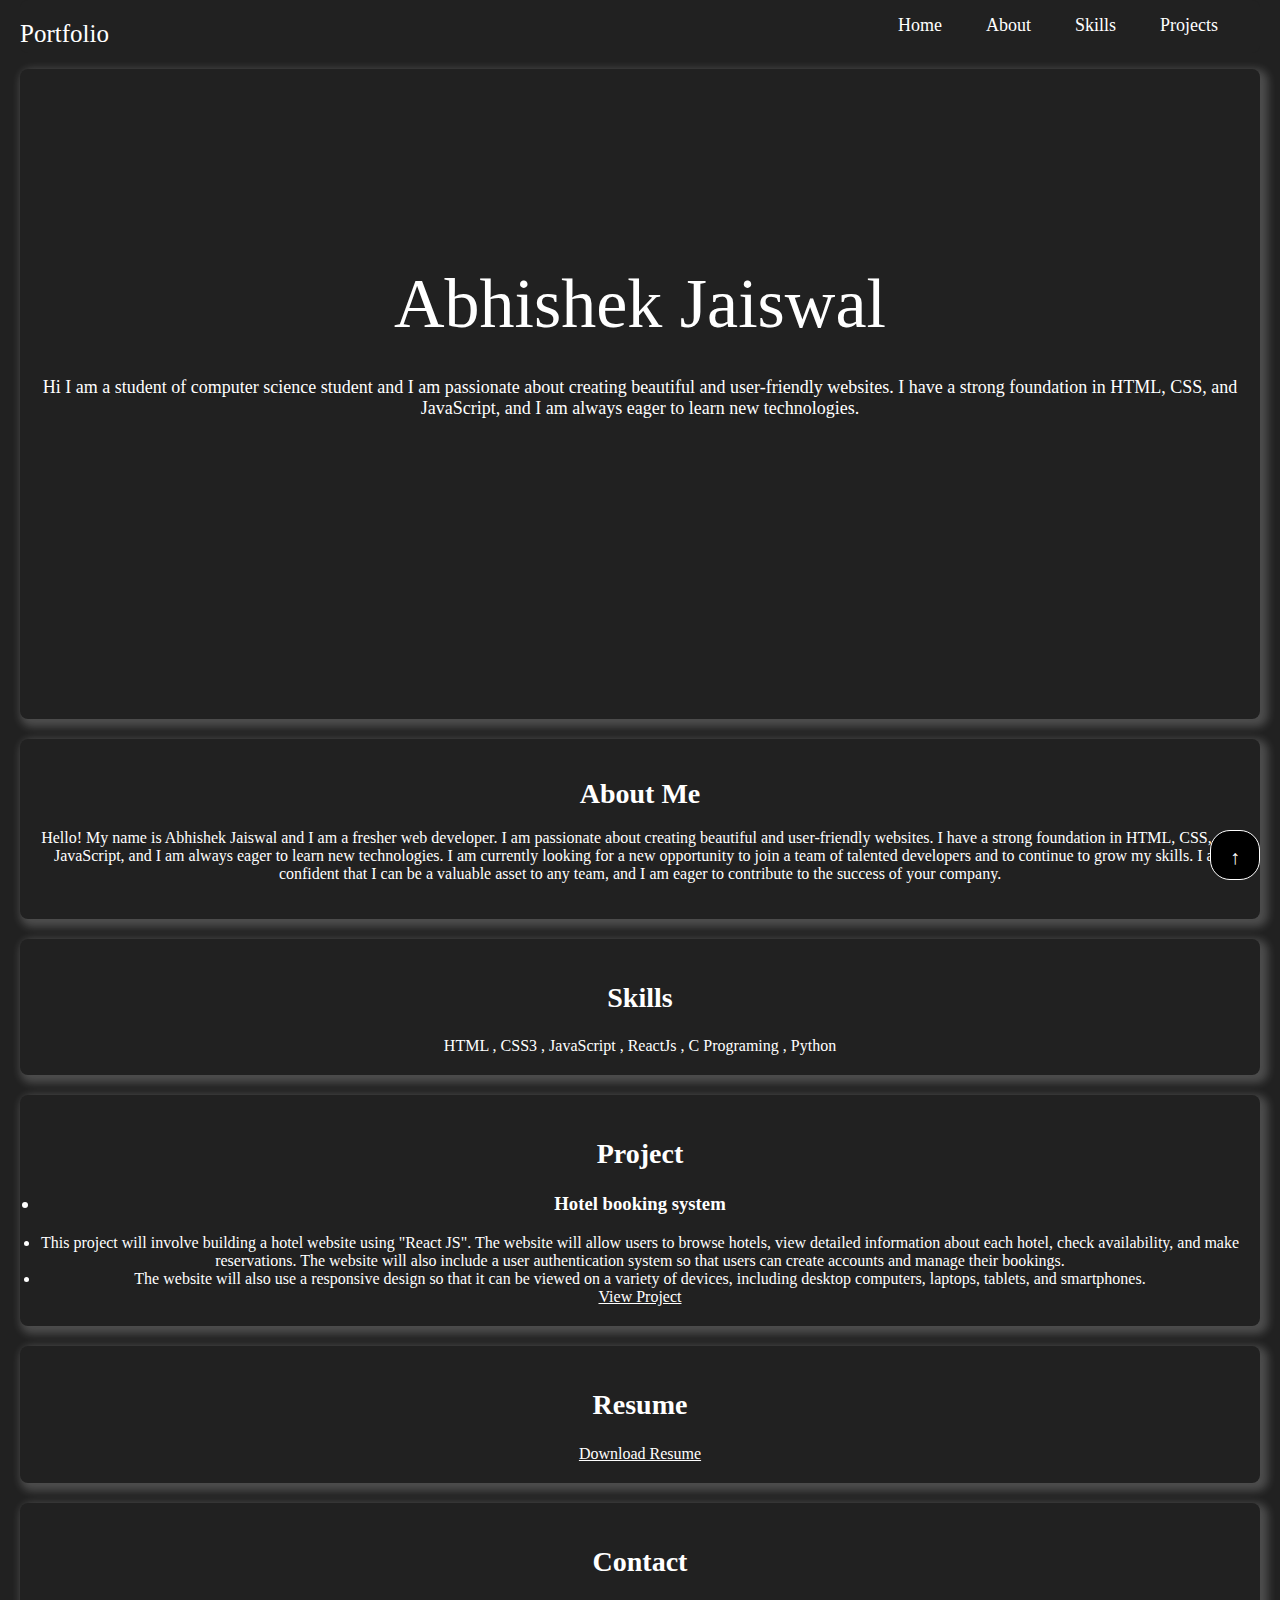
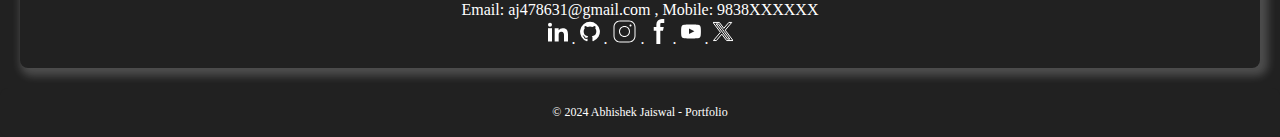
<file: index.html>
<!DOCTYPE html>
<html lang="en">

<head>
    <meta charset="UTF-8">
    <meta name="viewport" content="width=device-width, initial-scale=1.0">
    <!-- <link rel="stylesheet" href="navbar.css"> -->
    <link rel="stylesheet" href="navbar.css">
    <script src="navbar.js"></script>
    <link rel="stylesheet" href="section1.css">
    <!-- <script src="navbar.js"></script> -->

    <title>Abhishek's Portfolio</title>
</head>

<body>
    <nav class="nav">
        <a class="logo" href="#"> Portfolio</a>
        <button class="nav-toggle" onclick="toggleNav()">
            <svg class="navbar-btn" aria-hidden="true" fill="none" viewBox="0 0 17 14">
                <path stroke="currentColor" stroke-linecap="round" stroke-linejoin="round" stroke-width="2"
                    d="M1 1h15M1 7h15M1 13h15" />
            </svg>
            <svg class="navbar-Cbtn" aria-hidden="true" xmlns="http://www.w3.org/2000/svg" fill="none"
                viewBox="0 0 14 14">
                <path stroke="currentColor" stroke-linecap="round" stroke-linejoin="round" stroke-width="2"
                    d="m1 1 6 6m0 0 6 6M7 7l6-6M7 7l-6 6"></path>
            </svg>

        </button>
        <ul class="ul">
            <li class="navbar"><a href="#first-section">Home</a></li>
            <li class="navbar"><a href="#about">About</a></li>
            <li class="navbar"><a href="#skills">Skills</a></li>
            <li class="navbar"><a href="#projects">Projects</a></li>
        </ul>
    </nav>
    </div>
    <div>
        <button class="scroll-up" onclick="sbtn()"></button>
    </div>
    <section class="first-section">
        <!-- <div class="imgname"><img src="Abhishek.png" alt="" class="logo-img"></div> -->
        <div class="name">Abhishek Jaiswal</div>
        
        <div class="objective">Hi I am a student of computer science student and I am passionate about creating beautiful and user-friendly websites. I have a strong foundation in HTML, CSS, and JavaScript, and I am always eager to learn new technologies.</div>
    </section>
    <!-- <section>
        <h1 class="paragraph">second section</h1>
    </section> -->
    <section id="about">
        <h1 class="sec-head">About Me</h1>
        <p class="paragraph">Hello! My name is Abhishek Jaiswal and I am a fresher web developer. I am passionate about
            creating beautiful and user-friendly websites. I have a strong foundation in HTML, CSS, and JavaScript, and
            I am always eager to learn new technologies.
            I am currently looking for a new opportunity to join a team of talented developers and to continue to grow
            my skills. I am confident that I can be a valuable asset to any team, and I am eager to contribute to the
            success of your company.</p>
    </section>
    <section id="skills">
        <h2 class="sec-head">Skills</h2>
        <div class="paragraph">HTML , CSS3 , JavaScript , ReactJs , C Programing , Python </div>
    </section>
    <section id="projects">
        <h2 class="sec-head">Project</h2>
        <div class="paragraph">
            <h3 class="paragraph">
                <li>Hotel booking system</li>
            </h3>
            <li class="paragraph">This project will involve building a hotel website using "React JS". The website will
                allow users to browse hotels, view detailed information about each hotel, check availability, and make
                reservations. The website will also include a user authentication system so that users can create
                accounts and manage their bookings.</li>
            <li class="paragraph">The website will also use a responsive design so that it can be viewed on a variety of
                devices, including desktop computers, laptops, tablets, and smartphones.</li>
            <a href="#" class="anchor">View Project</a>
        </div>
        <!-- <div class="paragraph">
            <h3 class="paragraph">Project 2</h3>
            <p class="paragraph">Description of Project 2.</p>
            <a href="#" class="anchor">View Project</a>
        </div> -->
    </section>
    <section id="resume">
        <div class="paragraph">
            <h2 class="sec-head">Resume</h2>
            <!-- Include a link to your downloadable resume -->
            <a href="Resume.pdf" target="_blank" class="anchor">Download Resume</a>
        </div>
    </section>
    <section id="contact">
        <h2 class="sec-head">Contact</h2>
        <div class="paragraph">Email: aj478631@gmail.com , Mobile: 9838XXXXXX </div>
        <div class="paragraph">
            <a href="https://www.linkedin.com/in/abhishek-jaiswal-8541a9222/">
                <svg class="svg-img" aria-hidden="true" fill="currentColor" viewBox="0 0 15 15">
                    <path fill-rule="evenodd"
                        d="M7.979 5v1.586a3.5 3.5 0 0 1 3.082-1.574C14.3 5.012 15 7.03 15 9.655V15h-3v-4.738c0-1.13-.229-2.584-1.995-2.584-1.713 0-2.005 1.23-2.005 2.5V15H5.009V5h2.97ZM3 2.487a1.5 1.5 0 1 1-3 0 1.5 1.5 0 0 1 3 0Z"
                        clip-rule="evenodd"></path>
                    <path d="M3 5.012H0V15h3V5.012Z"></path>
                </svg>
            </a>   .
            <a href="https://github.com/Ajworp">
                <svg class="svg-img" aria-hidden="true" fill="currentColor" viewBox="0 0 20 20">
                    <path fill-rule="evenodd"
                        d="M10 .333A9.911 9.911 0 0 0 6.866 19.65c.5.092.678-.215.678-.477 0-.237-.01-1.017-.014-1.845-2.757.6-3.338-1.169-3.338-1.169a2.627 2.627 0 0 0-1.1-1.451c-.9-.615.07-.6.07-.6a2.084 2.084 0 0 1 1.518 1.021 2.11 2.11 0 0 0 2.884.823c.044-.503.268-.973.63-1.325-2.2-.25-4.516-1.1-4.516-4.9A3.832 3.832 0 0 1 4.7 7.068a3.56 3.56 0 0 1 .095-2.623s.832-.266 2.726 1.016a9.409 9.409 0 0 1 4.962 0c1.89-1.282 2.717-1.016 2.717-1.016.366.83.402 1.768.1 2.623a3.827 3.827 0 0 1 1.02 2.659c0 3.807-2.319 4.644-4.525 4.889a2.366 2.366 0 0 1 .673 1.834c0 1.326-.012 2.394-.012 2.72 0 .263.18.572.681.475A9.911 9.911 0 0 0 10 .333Z"
                        clip-rule="evenodd"></path>
                </svg>
            </a>  .
            <a href="https://www.instagram.com/abhishek_jaiswals/" >
                <svg class="svg-insta" x="0px" y="0px" width="45" height="25" viewBox="0,0,255.987,255.987"
                    style="fill:#000000;">
                    <g  fill="#212121" fill-rule="nonzero" stroke="none" stroke-width="1" stroke-linecap="butt"
                        stroke-linejoin="miter" stroke-miterlimit="10" stroke-dasharray="" stroke-dashoffset="0"
                        font-family="none" font-weight="none" font-size="none" text-anchor="none"
                        style="mix-blend-mode: normal">
                        <path d="M0,255.987v-255.987h255.987v255.987z" id="bgRectangle"></path>
                    </g>
                    <g fill="#ffffff" fill-rule="nonzero" stroke="none" stroke-width="1" stroke-linecap="butt"
                        stroke-linejoin="miter" stroke-miterlimit="10" stroke-dasharray="" stroke-dashoffset="0"
                        font-family="none" font-weight="none" font-size="none" text-anchor="none"
                        style="mix-blend-mode: normal">
                        <g transform="scale(5.12,5.12)">
                            <path
                                d="M16,3c-7.16752,0 -13,5.83248 -13,13v18c0,7.16752 5.83248,13 13,13h18c7.16752,0 13,-5.83248 13,-13v-18c0,-7.16752 -5.83248,-13 -13,-13zM16,5h18c6.08648,0 11,4.91352 11,11v18c0,6.08648 -4.91352,11 -11,11h-18c-6.08648,0 -11,-4.91352 -11,-11v-18c0,-6.08648 4.91352,-11 11,-11zM37,11c-1.10457,0 -2,0.89543 -2,2c0,1.10457 0.89543,2 2,2c1.10457,0 2,-0.89543 2,-2c0,-1.10457 -0.89543,-2 -2,-2zM25,14c-6.06329,0 -11,4.93671 -11,11c0,6.06329 4.93671,11 11,11c6.06329,0 11,-4.93671 11,-11c0,-6.06329 -4.93671,-11 -11,-11zM25,16c4.98241,0 9,4.01759 9,9c0,4.98241 -4.01759,9 -9,9c-4.98241,0 -9,-4.01759 -9,-9c0,-4.98241 4.01759,-9 9,-9z">
                            </path>
                        </g>
                    </g>
                </svg>
            </a>  .
            <a href="https://www.facebook.com/profile.php?id=100091686218448">
                <svg class="svg-img" aria-hidden="true" fill="currentColor" viewBox="0 0 8 19">
                    <path fill-rule="evenodd"
                        d="M6.135 3H8V0H6.135a4.147 4.147 0 0 0-4.142 4.142V6H0v3h2v9.938h3V9h2.021l.592-3H5V3.591A.6.6 0 0 1 5.592 3h.543Z"
                        clip-rule="evenodd"></path>
                </svg>
            </a>  .
            <a href="https://www.youtube.com/channel/UC2-7rBrjzAbDjnBANsbGT6A">
                <svg class="svg-img" aria-hidden="true" fill="currentColor" viewBox="0 0 20 14">
                    <path fill-rule="evenodd"
                        d="M19.7 3.037a4.26 4.26 0 0 0-.789-1.964 2.84 2.84 0 0 0-1.984-.84c-2.767-.2-6.926-.2-6.926-.2s-4.157 0-6.928.2a2.836 2.836 0 0 0-1.983.84A4.225 4.225 0 0 0 .3 3.038a30.148 30.148 0 0 0-.2 3.206v1.5c.01 1.071.076 2.142.2 3.206.094.712.363 1.39.784 1.972.604.536 1.38.837 2.187.848 1.583.15 6.731.2 6.731.2s4.161 0 6.928-.2a2.844 2.844 0 0 0 1.985-.84 4.27 4.27 0 0 0 .787-1.965c.124-1.064.19-2.135.2-3.206V6.243a30.672 30.672 0 0 0-.202-3.206ZM8.008 9.59V3.97l5.4 2.819-5.4 2.8Z"
                        clip-rule="evenodd"></path>
                </svg>
            </a>  .
            <a href="https://twitter.com/Abhishek478631">
                <svg class="svg-img" aria-hidden="true" xmlns="http://www.w3.org/2000/svg" fill="none" viewBox="0 0 20 20">
                    <path stroke="currentColor" d="M12.186 8.672 18.743.947h-2.927l-5.005 5.9-4.44-5.9H0l7.434 9.876-6.986 8.23h2.927l5.434-6.4 4.82 6.4H20L12.186 8.672Zm-2.267 2.671L8.544 9.515 3.2 2.42h2.2l4.312 5.719 1.375 1.828 5.731 7.613h-2.2l-4.699-6.237Z"></path>
                  </svg>
            </a>
        </div>
    </section>
    <footer>
        <p class="foot">&copy; 2024 Abhishek Jaiswal - Portfolio</p>
    </footer>
</body>

</html>
</file>
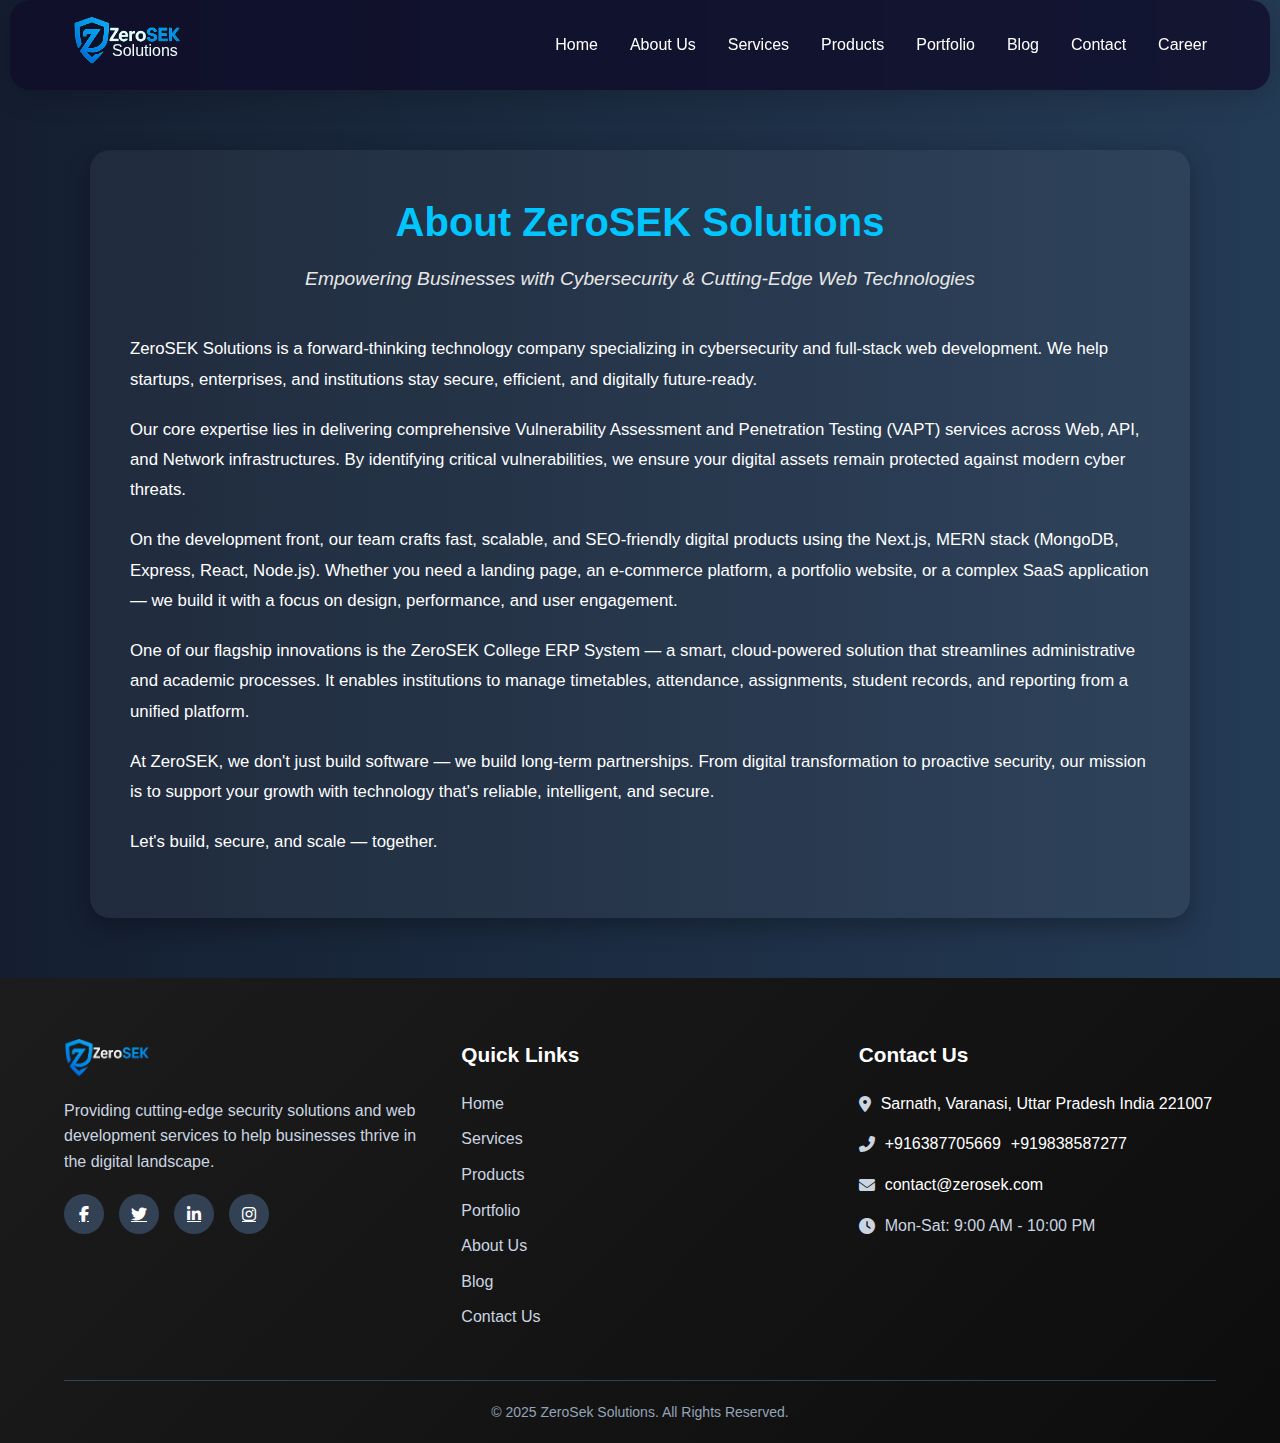
<file: about/index.html>
<!DOCTYPE html>
<html lang="en">

<head>
    <meta charset="UTF-8" />
    <meta name="viewport" content="width=device-width, initial-scale=1.0" />
    <meta name="description"
        content="ZeroSEK Solutions provides top-tier cybersecurity services including VAPT, and high-performance web development with MERN stack. We also offer ERP systems for educational institutions." />
    <meta name="keywords"
        content="ZeroSEK Solutions, VAPT, cybersecurity, web development, MERN stack, ERP, college ERP, API testing, website security" />
    <meta name="author" content="ZeroSEK Solutions" />
    <title>About Us | ZeroSEK Solutions</title>
    <link rel="stylesheet" href="about.css" />
    <link rel="icon" type="image/png" href="../assets/herolog.png">
    <link rel="stylesheet" href="https://cdnjs.cloudflare.com/ajax/libs/font-awesome/6.4.0/css/all.min.css">
    <script type="application/ld+json">
  {
    "@context": "https://schema.org",
    "@type": "Organization",
    "name": "ZeroSEK Solutions",
    "url": "https://www.zerosek.com",
    "description": "End-to-end cybersecurity and web development company specializing in VAPT, MERN stack web apps, and college ERP systems.",
    "sameAs": [],
    "contactPoint": {
      "@type": "ContactPoint",
      "contactType": "Customer Support",
      "email": "contact@zerosek.com"
    }
  }
  </script>
</head>

<body>
    <!-- Header -->
    <header>
        <div class="container">
            <nav>
                <div class="logo">
                    <img src="../assets/zeroseklogo.png" alt="Zeroseksolutions Logo" id="logo-img">
                    <span class="logo-text">Solutions</span>
                </div>
                <ul class="nav-links" id="navLinks">
                    <li class="li-link"><a href="../index.html">Home</a></li>
                    <li class="li-link"><a href="index.html">About Us</a></li>
                    <li class="li-link"><a href="../index.html#services">Services</a></li>
                    <li class="li-link"><a href="../index.html#products">Products</a></li>
                    <li class="li-link"><a href="../portfolio/portfolio.html">Portfolio</a></li>
                    <li class="li-link"><a href="../index.html#blog">Blog</a></li>
                    <li class="li-link"><a href="../index.html#contact">Contact</a></li>
                     <li class="li-link"><a href="../career/career.html">Career</a>
                </ul>
                <button class="mobile-menu-btn" id="mobileMenuBtn">
                    <i class="fas fa-bars"></i>
                </button>
            </nav>
        </div>
    </header>

    <!-- <section class="about-section">
        <div class="about-container">
            <h1>About ZeroSEK Solutions</h1>
            <p class="tagline">Your Partner in Cybersecurity & High-Performance Web Solutions</p>

            <div class="content">
                <p>
                    At <strong>ZeroSEK Solutions</strong>, we provide <strong>end-to-end cybersecurity</strong> and
                    <strong>web development</strong> services tailored for modern businesses and institutions. Our
                    expertise lies in <strong>Vulnerability Assessment & Penetration Testing (VAPT)</strong> for Web,
                    API, and Network layers — helping organizations fortify their digital assets.
                </p>

                <p>
                    Our <strong>web development team</strong> delivers robust, scalable, and high-performing digital
                    experiences using the <strong>MERN stack</strong>. Whether it's dynamic websites, e-commerce
                    platforms, personal portfolios, or full-fledged web applications, we build it all — with a focus on
                    design, speed, and user experience.
                </p>

                <p>
                    One of our flagship products includes the <strong>College ERP System</strong>, a smart, cloud-based
                    solution that streamlines both academic and administrative operations, improving efficiency across
                    educational institutions.
                </p>

                <p>
                    We're not just developers — we're your technology partners in digital transformation and security.
                </p>
            </div>
        </div>
    </section> -->

    <section class="about-section">
        <div class="about-container">
            <h1>About ZeroSEK Solutions</h1>
            <p class="tagline">Empowering Businesses with Cybersecurity & Cutting-Edge Web Technologies</p>

            <div class="content">
                <p>
                    ZeroSEK Solutions is a forward-thinking technology company specializing in
                    cybersecurity and full-stack web development. We help startups,
                    enterprises, and institutions stay secure, efficient, and digitally future-ready.
                </p>

                <p>
                    Our core expertise lies in delivering comprehensive Vulnerability Assessment and Penetration
                        Testing (VAPT) services across Web, API, and Network infrastructures.
                    By identifying critical vulnerabilities, we ensure your digital assets remain protected against
                    modern cyber threats.
                </p>

                <p>
                    On the development front, our team crafts fast, scalable, and SEO-friendly digital products using
                    the
                    Next.js, MERN stack (MongoDB, Express, React, Node.js). Whether you need a landing page, an
                    e-commerce platform, a portfolio website, or a complex SaaS application — we build it with a focus
                    on design, performance, and user engagement.
                </p>

                <p>
                    One of our flagship innovations is the ZeroSEK College ERP System — a smart,
                    cloud-powered solution that streamlines administrative and academic processes. It enables
                    institutions to manage timetables, attendance, assignments, student records, and reporting from a
                    unified platform.
                </p>

                <p>
                    At ZeroSEK, we don't just build software — we build long-term partnerships. From digital
                    transformation to proactive security, our mission is to support your growth with technology that's
                    reliable, intelligent, and secure.
                </p>

                <p>
                    Let's build, secure, and scale — together.
                </p>
            </div>
        </div>
    </section>

    <!-- Footer -->
    <footer>
        <div class="container">
            <div class="footer-container">
                <div class="footer-about">
                    <div class="footer-logo">
                        <img src="../assets/zeroseklogo.png" alt="Ashtrasolutions Logo" loading="lazy">
                    </div>
                    <p>Providing cutting-edge security solutions and web development services to help businesses thrive
                        in the digital landscape.</p>
                    <div class="social-links">
                        <a href="https://www.facebook.com/profile.php?id=61578268196863" target="_blank"
                            class="social-link"><i class="fab fa-facebook-f"></i></a>
                        <a href="https://x.com/zeroseksolution" target="_blank" class="social-link"><i
                                class="fab fa-twitter"></i></a>
                        <a href="https://www.linkedin.com/in/zerosek-solutions-llp-55b2aa374/" target="_blank"
                            class="social-link"><i class="fab fa-linkedin-in"></i></a>
                        <a href="https://www.instagram.com/zeroseksolutions/" target="_blank" class="social-link"><i
                                class="fab fa-instagram"></i></a>
                    </div>
                </div>
                <div class="footer-links">
                    <h3>Quick Links</h3>
                    <ul>
                        <li><a href="../index.html">Home</a></li>
                        <li><a href="../index.html#services">Services</a></li>
                        <li><a href="../index.html#products">Products</a></li>
                        <li><a href="../portfolio/portfolio.html">Portfolio</a></li>
                        <li><a href="index.html">About Us</a></li>
                        <li><a href="../index.html#blog">Blog</a></li>
                        <!-- <li><a href="#book-meeting">Book a Meeting</a></li> -->
                        <li><a href="../index.html#contact">Contact Us</a></li>
                    </ul>
                </div>
                <div class="footer-contact">
                    <h3>Contact Us</h3>
                    <p><i class="fas fa-map-marker-alt"></i> <a class="footer-contactus-links"
                            href="https://www.google.com/maps/place/%E0%A4%B0%E0%A5%81%E0%A4%A6%E0%A5%8D%E0%A4%B0+%E0%A4%AB%E0%A5%8D%E0%A4%B2%E0%A5%88%E0%A4%9F/@25.369287,83.023739,348m/data=!3m1!1e3!4m6!3m5!1s0x398e2eefbc0c0719:0x6e1eda5f5d2db608!8m2!3d25.3692869!4d83.023739!16s%2Fg%2F11d_ymjwr6?hl=hi&entry=ttu&g_ep=EgoyMDI1MDYyMy4yIKXMDSoASAFQAw%3D%3D">Sarnath,
                            Varanasi, Uttar Pradesh India 221007</a></p>
                    <p><i class="fas fa-phone-alt"></i>
                        <a class="footer-contactus-links" href="tel:+916387705669">+916387705669</a>
                        <a class="footer-contactus-links" href="tel:+919838587277">+919838587277</a>
                    </p>
                    <p><i class="fas fa-envelope"></i> <a class="footer-contactus-links"
                            href="mailto:contact@zerosek.com">contact@zerosek.com</a></p>
                    <p><i class="fas fa-clock"></i> Mon-Sat: 9:00 AM - 10:00 PM</p>
                </div>
            </div>
            <div class="footer-bottom">
                <p>&copy; 2025 ZeroSek Solutions. All Rights Reserved.</p>
            </div>
        </div>
    </footer>
    <script src="about.js"></script>
</body>

</html>
</file>
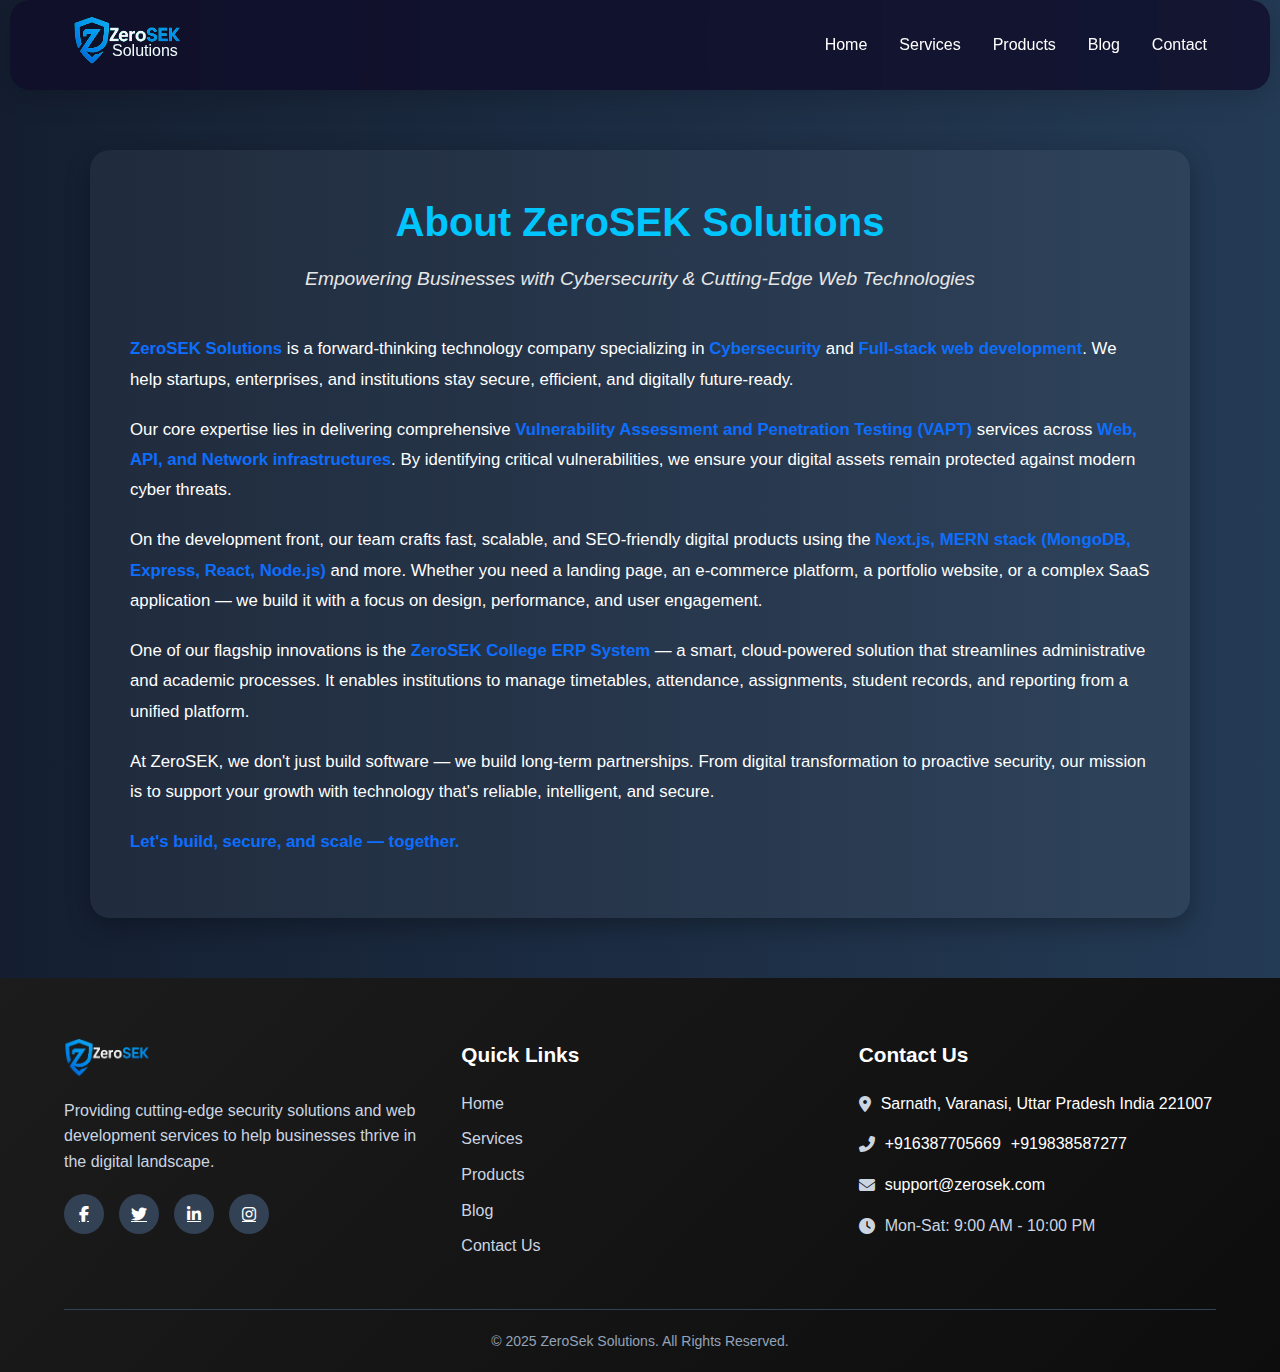
<file: about.html>
<!DOCTYPE html>
<html lang="en">

<head>
    <meta charset="UTF-8" />
    <meta name="viewport" content="width=device-width, initial-scale=1.0" />
    <meta name="description"
        content="Zerosek Solutions provides top-tier cybersecurity services including VAPT, and high-performance web development with MERN stack. We also offer ERP systems for educational institutions." />
    <meta name="keywords"
        content="ZeroSEK Solutions, VAPT, cybersecurity, web development, MERN stack, ERP, college ERP, API testing, website security" />
    <meta name="author" content="ZeroSEK Solutions" />
    <title>About Us | ZeroSEK Solutions</title>
    <link rel="stylesheet" href="./about/about.css" />
    <link rel="icon" type="image/png" href="./assets/herolog.png">
    <link rel="stylesheet" href="https://cdnjs.cloudflare.com/ajax/libs/font-awesome/6.4.0/css/all.min.css">
    <script type="application/ld+json">
  {
    "@context": "https://schema.org",
    "@type": "Organization",
    "name": "ZeroSEK Solutions",
    "url": "https://www.zerosek.com",
    "description": "End-to-end cybersecurity and web development company specializing in VAPT, MERN stack web apps, and college ERP systems.",
    "sameAs": [],
    "contactPoint": {
      "@type": "ContactPoint",
      "contactType": "Customer Support",
      "email": "contact@zerosek.com"
    }
  }
  </script>
</head>

<body>
    <!-- Header -->
    <header>
        <div class="container">
            <nav>
                <div class="logo">
                    <img src="./assets/zeroseklogo.png" alt="Zeroseksolutions Logo" id="logo-img">
                    <span class="logo-text">Solutions</span>
                </div>
                <ul class="nav-links" id="navLinks">
                    <li class="li-link"><a href="./index.html">Home</a></li>
                    <li class="li-link"><a href="./index.html#services">Services</a></li>
                    <li class="li-link"><a href="./index.html#products">Products</a></li>
                    <li class="li-link"><a href="./index.html#blog">Blog</a></li>
                    <li class="li-link"><a href="./contact/contact.html">Contact</a></li>
                </ul>
                <button class="mobile-menu-btn" id="mobileMenuBtn">
                    <i class="fas fa-bars"></i>
                </button>
            </nav>
        </div>
    </header>

    <section class="about-section">
        <div class="about-container">
            <h1>About ZeroSEK Solutions</h1>
            <p class="tagline">Empowering Businesses with Cybersecurity & Cutting-Edge Web Technologies</p>

            <div class="content">
                <p>
                    <strong>ZeroSEK Solutions</strong> is a forward-thinking technology company specializing in
                    <strong>Cybersecurity</strong> and <strong>Full-stack web development</strong>. We help startups,
                    enterprises, and institutions stay secure, efficient, and digitally future-ready.
                </p>

                <p>
                    Our core expertise lies in delivering comprehensive <strong>Vulnerability Assessment and Penetration
                        Testing (VAPT)</strong> services across <strong>Web, API, and Network infrastructures</strong>.
                    By identifying critical vulnerabilities, we ensure your digital assets remain protected against
                    modern cyber threats.
                </p>

                <p>
                    On the development front, our team crafts fast, scalable, and SEO-friendly digital products using
                    the
                    <strong>Next.js, MERN stack (MongoDB, Express, React, Node.js)</strong> and more. Whether you need a landing
                    page, an
                    e-commerce platform, a portfolio website, or a complex SaaS application — we build it with a focus
                    on design, performance, and user engagement.
                </p>

                <p>
                    One of our flagship innovations is the <strong>ZeroSEK College ERP System</strong> — a smart,
                    cloud-powered solution that streamlines administrative and academic processes. It enables
                    institutions to manage timetables, attendance, assignments, student records, and reporting from a
                    unified platform.
                </p>

                <p>
                    At ZeroSEK, we don't just build software — we build long-term partnerships. From digital
                    transformation to proactive security, our mission is to support your growth with technology that's
                    reliable, intelligent, and secure.
                </p>

                <p>
                    <strong>Let's build, secure, and scale — together.</strong>
                </p>
            </div>
        </div>
    </section>

    <!-- Footer -->
    <footer>
        <div class="container">
            <div class="footer-container">
                <div class="footer-about">
                    <div class="footer-logo">
                        <img src="./assets/zeroseklogo.png" alt="Ashtrasolutions Logo" loading="lazy">
                    </div>
                    <p>Providing cutting-edge security solutions and web development services to help businesses thrive
                        in the digital landscape.</p>
                    <div class="social-links">
                        <a href="https://www.facebook.com/profile.php?id=61578268196863" target="_blank"
                            class="social-link"><i class="fab fa-facebook-f"></i></a>
                        <a href="https://x.com/zeroseksolution" target="_blank" class="social-link"><i
                                class="fab fa-twitter"></i></a>
                        <a href="https://www.linkedin.com/in/zerosek-solutions-llp-55b2aa374/" target="_blank"
                            class="social-link"><i class="fab fa-linkedin-in"></i></a>
                        <a href="https://www.instagram.com/zeroseksolutions/" target="_blank" class="social-link"><i
                                class="fab fa-instagram"></i></a>
                    </div>
                </div>
                <div class="footer-links">
                    <h3>Quick Links</h3>
                    <ul>
                        <li><a href="./index.html">Home</a></li>
                        <li><a href="./index.html#services">Services</a></li>
                        <li><a href="./index.html#products">Products</a></li>
                        <!-- <li><a href="index.html">About Us</a></li> -->
                        <li><a href="./index.html#blog">Blog</a></li>
                        <!-- <li><a href="#book-meeting">Book a Meeting</a></li> -->
                        <li><a href="./contact/contact.html">Contact Us</a></li>
                    </ul>
                </div>
                <div class="footer-contact">
                    <h3>Contact Us</h3>
                    <p><i class="fas fa-map-marker-alt"></i> <a class="footer-contactus-links"
                           href="https://www.google.com/maps/place/ZeroSEK+Solutions+LLP/@25.3689907,83.0226645,527m/data=!3m2!1e3!4b1!4m6!3m5!1s0x398e2feab407d0af:0xdce83be569711ad1!8m2!3d25.3689859!4d83.0252448!16s%2Fg%2F11xnvhlzy2?hl=hi&entry=ttu&g_ep=EgoyMDI1MDczMC4wIKXMDSoASAFQAw%3D%3D">Sarnath,
                            Varanasi, Uttar Pradesh India 221007</a></p>
                    <p><i class="fas fa-phone-alt"></i>
                        <a class="footer-contactus-links" href="tel:+916387705669">+916387705669</a>
                        <a class="footer-contactus-links" href="tel:+919838587277">+919838587277</a>
                    </p>
                    <p><i class="fas fa-envelope"></i> <a class="footer-contactus-links"
                            href="mailto:support@zerosek.com">support@zerosek.com</a></p>
                    <p><i class="fas fa-clock"></i> Mon-Sat: 9:00 AM - 10:00 PM</p>
                </div>
            </div>
            <div class="footer-bottom">
                <p>&copy; 2025 ZeroSek Solutions. All Rights Reserved.</p>
            </div>
        </div>
    </footer>
    <script src="./about/about.js"></script>
</body>

</html>
</file>
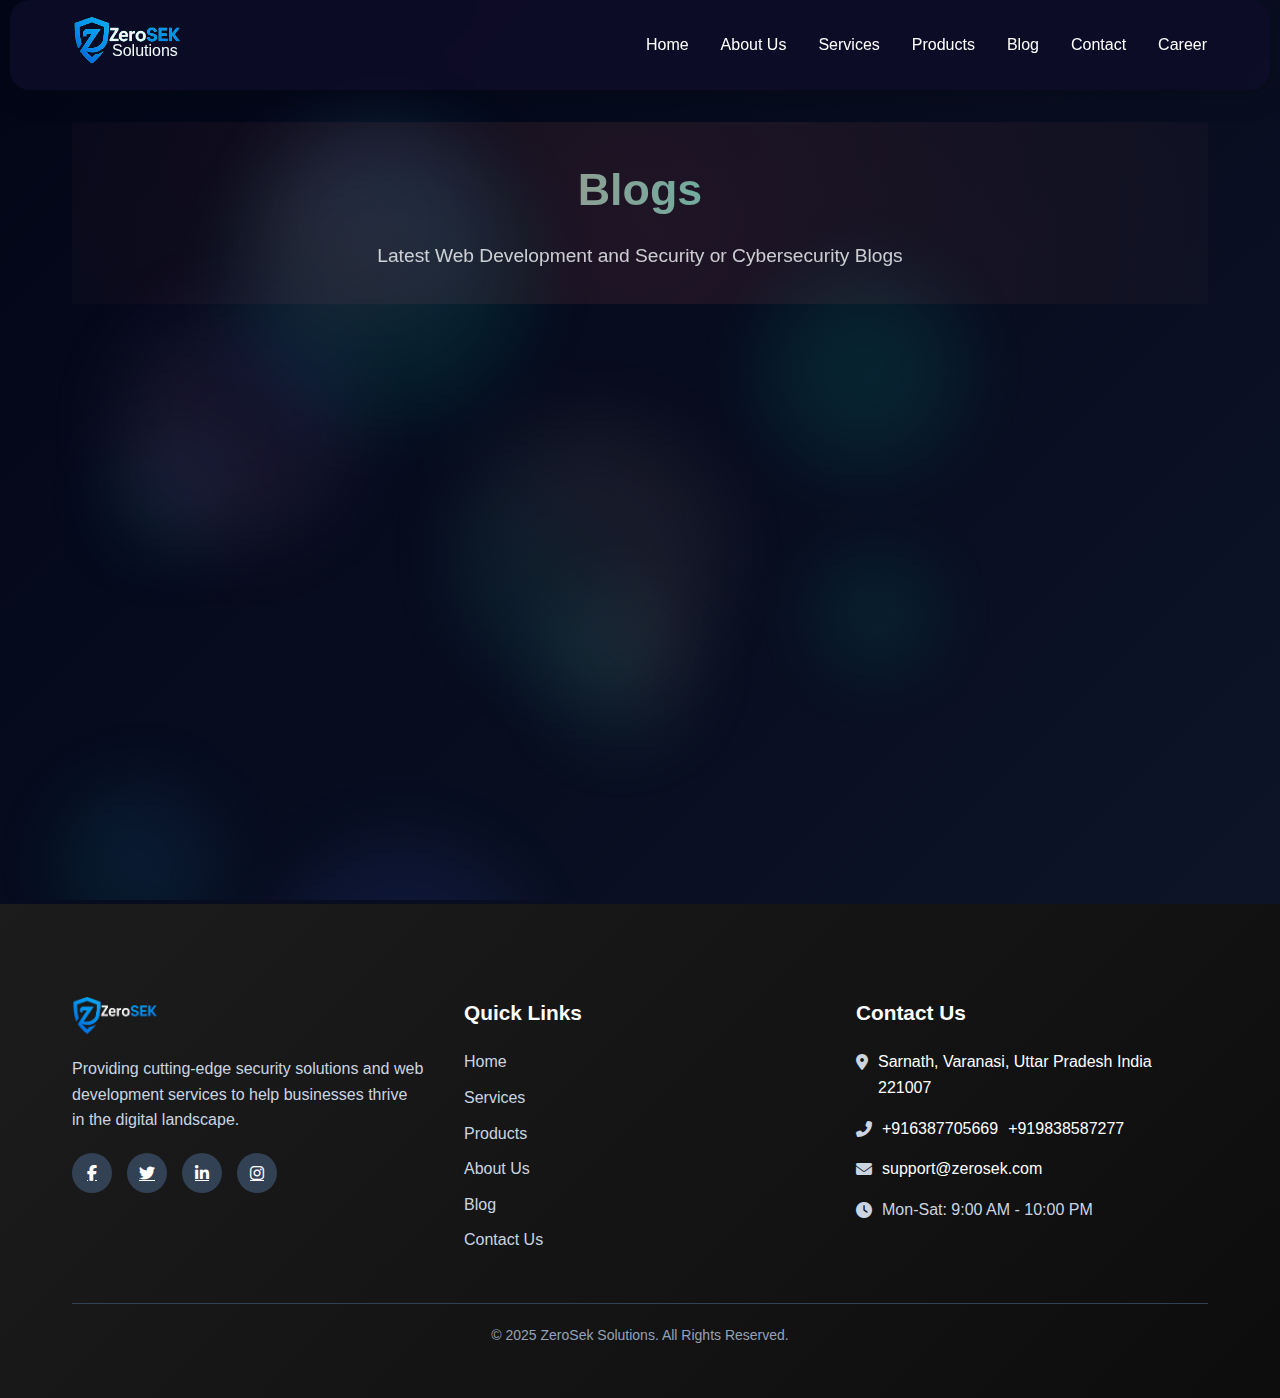
<file: blog/blogs.html>
<!DOCTYPE html>
<html lang="en">
<head>
    <meta charset="UTF-8">
    <meta name="viewport" content="width=device-width, initial-scale=1.0">
    <title>Blogs | ZeroSEK Solutions</title>
    <link rel="stylesheet" href="https://cdnjs.cloudflare.com/ajax/libs/font-awesome/6.4.0/css/all.min.css">
    <link rel="stylesheet" href="./blogcommon.css">
<!--     <link rel="icon" href="../assets/zeroseklogo.png" type="image/png"> -->
    <link rel="icon" type="image/png" href="./../assets/herolog.png">
    <meta name="description" content="Explore the latest security research, vulnerabilities, and exploits from Zerosek Solutions. Stay updated with our expert analysis and insights into the world of cybersecurity.">
    <meta name="keywords" content="security research, vulnerabilities, exploits, cybersecurity, Zerosek Solutions, blog, CVE, Palo Alto, Log4j, API security, vulnerability scanner">
    <meta name="author" content="Zerosek Solutions">
     <meta property="og:title" content="Blogs | ZeroSEK Solutions">
    <meta property="og:description"
        content="Blog Expert cybersecurity testing, MERN web development, and education ERP systems tailored to your digital goals.">
    <meta property="og:image" content="https://zerosek.com/og-image.jpg">
    <meta property="og:url" content="https://zerosek.com">
    <meta name="twitter:card" content="summary_large_image">
    <style>
        :root {
            --primary: #ff6b6b;
            --secondary: #4a6bff;
            --dark: #0f172a;
            --darker: #020617;
            --light: #f8fafc;
            --accent: #00e0c7;
            --warning: #f59e0b;
            --success: #10b981;
        }

        * {
            margin: 0;
            padding: 0;
            box-sizing: border-box;
            font-family: 'Segoe UI', Tahoma, Geneva, Verdana, sans-serif;
        }

        body {
            background: linear-gradient(135deg, var(--darker), var(--dark));
            color: var(--light);
            min-height: 100vh;
            overflow-x: hidden;
            line-height: 1.6;
        }

        .blog-container {
            max-width: 1200px;
            margin: 0 auto;
            padding: 2rem;
        }

        .header {
            text-align: center;
            margin-bottom: 3rem;
            position: relative;
            overflow: hidden;
            padding: 2rem 0;
        }

        .header::before {
            content: '';
            position: absolute;
            top: -50%;
            left: -50%;
            width: 200%;
            height: 200%;
            background: radial-gradient(circle, rgba(255, 107, 107, 0.1) 0%, rgba(2, 6, 23, 0) 70%);
            animation: pulse 15s infinite alternate;
            z-index: -1;
        }

        @keyframes pulse {
            0% {
                transform: translate(0, 0);
            }
            50% {
                transform: translate(25%, 25%);
            }
            100% {
                transform: translate(-25%, -25%);
            }
        }

        h1 {
            font-size: 2.8rem;
            margin-bottom: 1rem;
            background: linear-gradient(to right, var(--primary), var(--accent));
            -webkit-background-clip: text;
            background-clip: text;
            color: transparent;
            animation: fadeIn 1s ease-out;
        }

        .subtitle {
            font-size: 1.2rem;
            opacity: 0.8;
            max-width: 700px;
            margin: 0 auto;
        }

        .blog-filter {
            display: flex;
            justify-content: center;
            gap: 1rem;
            margin: 2rem 0 3rem;
            flex-wrap: wrap;
        }

        .filter-btn {
            padding: 0.5rem 1.5rem;
            border-radius: 50px;
            background: rgba(255, 255, 255, 0.05);
            border: 1px solid rgba(255, 255, 255, 0.1);
            color: var(--light);
            cursor: pointer;
            transition: all 0.3s ease;
        }

        .filter-btn:hover, .filter-btn.active {
            background: linear-gradient(45deg, var(--primary), var(--secondary));
            border-color: transparent;
            transform: translateY(-2px);
            box-shadow: 0 5px 15px rgba(255, 107, 107, 0.3);
        }

        .filter-btn.active {
            font-weight: bold;
        }

        .blog-grid {
            display: grid;
            grid-template-columns: repeat(auto-fill, minmax(350px, 1fr));
            gap: 2rem;
            margin: 2rem 0;
        }

        .blog-card {
            background: rgba(255, 255, 255, 0.05);
            border-radius: 15px;
            overflow: hidden;
            backdrop-filter: blur(10px);
            border: 1px solid rgba(255, 255, 255, 0.1);
            transition: all 0.3s ease;
            transform: translateY(20px);
            opacity: 0;
            animation: fadeInUp 0.5s forwards;
            box-shadow: 0 10px 20px rgba(0, 0, 0, 0.2);
        }

        .blog-card:nth-child(1) { animation-delay: 0.1s; }
        .blog-card:nth-child(2) { animation-delay: 0.2s; }
        .blog-card:nth-child(3) { animation-delay: 0.3s; }
        .blog-card:nth-child(4) { animation-delay: 0.4s; }
        .blog-card:nth-child(5) { animation-delay: 0.5s; }
        .blog-card:nth-child(6) { animation-delay: 0.6s; }

        @keyframes fadeInUp {
            to {
                transform: translateY(0);
                opacity: 1;
            }
        }

        .blog-card:hover {
            transform: translateY(-5px) !important;
            box-shadow: 0 15px 30px rgba(0, 0, 0, 0.3);
            border-color: rgba(74, 107, 255, 0.3);
        }

        .card-image {
            height: 180px;
            background: linear-gradient(45deg, var(--darker), var(--dark));
            display: flex;
            align-items: center;
            justify-content: center;
            position: relative;
            overflow: hidden;
        }

        .card-image::before {
            content: '';
            position: absolute;
            width: 150%;
            height: 150%;
            background: radial-gradient(circle, rgba(74, 107, 255, 0.1) 0%, rgba(2, 6, 23, 0) 70%);
            animation: rotate 20s linear infinite;
        }

        @keyframes rotate {
            from { transform: rotate(0deg); }
            to { transform: rotate(360deg); }
        }

        .card-image i {
            font-size: 3rem;
            z-index: 1;
            color: rgba(255, 255, 255, 0.1);
        }

        .card-content {
            padding: 1.5rem;
        }

        .card-meta {
            display: flex;
            justify-content: space-between;
            margin-bottom: 0.8rem;
            font-size: 0.9rem;
            opacity: 0.7;
        }

        .card-date {
            color: var(--accent);
        }

        .card-category {
            background: rgba(255, 107, 107, 0.2);
            padding: 0.2rem 0.8rem;
            border-radius: 50px;
            font-size: 0.8rem;
        }

        .card-title {
            font-size: 1.3rem;
            margin-bottom: 0.8rem;
            color: var(--light);
            transition: color 0.3s ease;
        }

        .blog-card:hover .card-title {
            color: var(--accent);
        }

        .card-excerpt {
            opacity: 0.8;
            margin-bottom: 1.2rem;
            font-size: 0.95rem;
            display: -webkit-box;
            -webkit-line-clamp: 3;
            -webkit-box-orient: vertical;
            overflow: hidden;
        }

        .card-footer {
            display: flex;
            justify-content: space-between;
            align-items: center;
            margin-top: 1rem;
            padding-top: 1rem;
            border-top: 1px solid rgba(255, 255, 255, 0.1);
        }

        .read-more {
            color: var(--accent);
            text-decoration: none;
            font-weight: bold;
            font-size: 0.9rem;
            display: flex;
            align-items: center;
            gap: 0.5rem;
            transition: all 0.3s ease;
        }

        .read-more:hover {
            gap: 0.8rem;
        }

        .severity {
            font-size: 0.8rem;
            font-weight: bold;
            padding: 0.3rem 0.8rem;
            border-radius: 50px;
        }

        .severity.high {
            background: rgba(255, 107, 107, 0.2);
            color: var(--primary);
        }

        .severity.medium {
            background: rgba(245, 158, 11, 0.2);
            color: var(--warning);
        }

        .severity.low {
            background: rgba(16, 185, 129, 0.2);
            color: var(--success);
        }

        .pagination {
            display: flex;
            justify-content: center;
            gap: 1rem;
            margin: 3rem 0;
        }

        .page-btn {
            width: 40px;
            height: 40px;
            border-radius: 50%;
            display: flex;
            align-items: center;
            justify-content: center;
            background: rgba(255, 255, 255, 0.05);
            border: 1px solid rgba(255, 255, 255, 0.1);
            color: var(--light);
            cursor: pointer;
            transition: all 0.3s ease;
        }

        .page-btn:hover, .page-btn.active {
            background: linear-gradient(45deg, var(--primary), var(--secondary));
            border-color: transparent;
            transform: translateY(-2px);
        }

        .floating-shapes {
            position: fixed;
            top: 0;
            left: 0;
            width: 100%;
            height: 100%;
            pointer-events: none;
            z-index: -1;
            overflow: hidden;
        }

        .shape {
            position: absolute;
            opacity: 0.1;
            border-radius: 50%;
            background: linear-gradient(45deg, var(--primary), var(--secondary));
            filter: blur(40px);
            animation: float 15s infinite linear;
        }

        @keyframes float {
            0% {
                transform: translate(0, 0) rotate(0deg);
            }
            50% {
                transform: translate(50px, 100px) rotate(180deg);
            }
            100% {
                transform: translate(0, 0) rotate(360deg);
            }
        }

        /* footer {
            text-align: center;
            margin-top: 4rem;
            padding: 2rem 0;
            border-top: 1px solid rgba(255, 255, 255, 0.1);
            font-size: 0.9rem;
            opacity: 0.7;
        } */
        .container{
            max-width: 1200px;
            margin: 0 auto;
            padding: 2rem;
        }

        @media (max-width: 768px) {
            h1 {
                font-size: 2rem;
            }
            
            .subtitle {
                font-size: 1rem;
            }
            
            .blog-grid {
                grid-template-columns: 1fr;
            }
            
            .filter-btn {
                padding: 0.5rem 1rem;
                font-size: 0.9rem;
            }
        }
    </style>
</head>
<body>
    <div class="floating-shapes" id="shapes-container"></div>
    
     <!-- Header -->
    <header>
        <div class="nav-container">
            <nav>
                <div class="logo">
                    <img src="../assets/zeroseklogo.png" alt="Zeroseksolutions Logo" id="logo-img">
                    <span class="logo-text">Solutions</span>
                </div>
                <ul class="nav-links" id="navLinks">
                    <li class="li-link"><a href="../index.html">Home</a></li>
                    <li class="li-link"><a href="../about/index.html">About Us</a></li>
                    <li class="li-link"><a href="../index.html#services">Services</a></li>
                    <li class="li-link"><a href="../index.html#products">Products</a></li>
                    <li class="li-link"><a href="./blogs.html">Blog</a></li>
                    <li class="li-link"><a href="../index.html#contact">Contact</a></li>
                     <li class="li-link"><a href="../career/career.html">Career</a>
                </ul>
                <button class="mobile-menu-btn" id="mobileMenuBtn">
                    <i class="fas fa-bars"></i>
                </button>
            </nav>
        </div>
    </header> 

    <div class="blog-container">
        <div class="header">
            <h1>Blogs</h1>
            <p class="subtitle">Latest Web Development and Security or Cybersecurity Blogs</p>
        </div>
        
        <!-- <div class="blog-filter">
            <button class="filter-btn active">All</button>
            <button class="filter-btn">Vulnerabilities</button>
            <button class="filter-btn">Exploits</button>
            <button class="filter-btn">Guides</button>
            <button class="filter-btn">Tools</button>
        </div> -->
        
        <div class="blog-grid">
            <div class="blog-card">
                <div class="card-image">
                    <i class="fas fa-bug"></i>
                </div>
                <div class="card-content">
                    <div class="card-meta">
                        <span class="card-date">Aug 05, 2025</span>
                        <span class="card-category">Vulnerability</span>
                    </div>
                    <a href="cve2025.html"><h3 class="card-title">CVE-2025-0133 – Palo Alto PAN-OS Reflected XSS</h3></a>
                    <p class="card-excerpt">A reflected cross-site scripting (XSS) vulnerability in the GlobalProtect gateway and portal features of Palo Alto Networks PAN-OS software enables execution of malicious JavaScript...</p>
                    <div class="card-footer">
                        <a href="cve2025.html" class="read-more">
                            Read More <i class="fas fa-arrow-right"></i>
                        </a>
                        <span class="severity high">Medium</span>
                    </div>
                </div>
            </div>
            
            <!-- <div class="blog-card">
                <div class="card-image">
                    <i class="fas fa-server"></i>
                </div>
                <div class="card-content">
                    <div class="card-meta">
                        <span class="card-date">Dec 28, 2024</span>
                        <span class="card-category">Exploit</span>
                    </div>
                    <h3 class="card-title">Apache Log4j 2.0-2.14.1 RCE Deep Dive</h3>
                    <p class="card-excerpt">Technical analysis of the Log4Shell vulnerability (CVE-2021-44228) with new exploitation vectors and defensive techniques for legacy systems that can't be immediately patched...</p>
                    <div class="card-footer">
                        <a href="#" class="read-more">
                            Read More <i class="fas fa-arrow-right"></i>
                        </a>
                        <span class="severity high">Critical</span>
                    </div>
                </div>
            </div>
            
            <div class="blog-card">
                <div class="card-image">
                    <i class="fas fa-lock"></i>
                </div>
                <div class="card-content">
                    <div class="card-meta">
                        <span class="card-date">Dec 15, 2024</span>
                        <span class="card-category">Guide</span>
                    </div>
                    <h3 class="card-title">Secure API Development Best Practices</h3>
                    <p class="card-excerpt">Comprehensive guide to building secure APIs from the ground up, covering authentication, rate limiting, input validation, and common vulnerabilities to avoid...</p>
                    <div class="card-footer">
                        <a href="#" class="read-more">
                            Read More <i class="fas fa-arrow-right"></i>
                        </a>
                        <span class="severity medium">Guide</span>
                    </div>
                </div>
            </div>
            
            <div class="blog-card">
                <div class="card-image">
                    <i class="fas fa-tools"></i>
                </div>
                <div class="card-content">
                    <div class="card-meta">
                        <span class="card-date">Nov 30, 2024</span>
                        <span class="card-category">Tool</span>
                    </div>
                    <h3 class="card-title">Introducing VulnScan: Automated Vulnerability Scanner</h3>
                    <p class="card-excerpt">Our open-source tool for identifying common vulnerabilities in web applications, with support for OWASP Top 10 detection and customizable scanning profiles...</p>
                    <div class="card-footer">
                        <a href="#" class="read-more">
                            Read More <i class="fas fa-arrow-right"></i>
                        </a>
                        <span class="severity low">Tool</span>
                    </div>
                </div>
            </div>
            
            <div class="blog-card">
                <div class="card-image">
                    <i class="fas fa-shield-alt"></i>
                </div>
                <div class="card-content">
                    <div class="card-meta">
                        <span class="card-date">Nov 22, 2024</span>
                        <span class="card-category">Vulnerability</span>
                    </div>
                    <h3 class="card-title">CVE-2024-3994: WordPress Core SQL Injection</h3>
                    <p class="card-excerpt">Analysis of a recently patched SQL injection vulnerability in WordPress core that could allow authenticated attackers to extract sensitive database information...</p>
                    <div class="card-footer">
                        <a href="#" class="read-more">
                            Read More <i class="fas fa-arrow-right"></i>
                        </a>
                        <span class="severity medium">Medium</span>
                    </div>
                </div>
            </div>
            
            <div class="blog-card">
                <div class="card-image">
                    <i class="fas fa-cloud"></i>
                </div>
                <div class="card-content">
                    <div class="card-meta">
                        <span class="card-date">Nov 10, 2024</span>
                        <span class="card-category">Research</span>
                    </div>
                    <h3 class="card-title">AWS IAM Misconfigurations: Common Pitfalls</h3>
                    <p class="card-excerpt">Research findings from analyzing hundreds of AWS environments showing the most common and dangerous IAM misconfigurations that lead to cloud breaches...</p>
                    <div class="card-footer">
                        <a href="#" class="read-more">
                            Read More <i class="fas fa-arrow-right"></i>
                        </a>
                        <span class="severity high">Research</span>
                    </div>
                </div>
            </div> -->
        </div>
        
        <!-- <div class="pagination">
            <button class="page-btn active">1</button>
            <button class="page-btn">2</button>
            <button class="page-btn">3</button>
            <button class="page-btn">
                <i class="fas fa-chevron-right"></i>
            </button>
        </div> -->
    </div>

        <footer>
        <div class="container">
            <div class="footer-container">
                <div class="footer-about">
                    <div class="footer-logo">
                        <img src="../assets/zeroseklogo.png" alt="Ashtrasolutions Logo" loading="lazy">
                    </div>
                    <p>Providing cutting-edge security solutions and web development services to help businesses thrive
                        in the digital landscape.</p>
                    <div class="social-links">
                        <a href="https://www.facebook.com/profile.php?id=61578268196863" target="_blank"
                            class="social-link"><i class="fab fa-facebook-f"></i></a>
                        <a href="https://x.com/zeroseksolution" target="_blank" class="social-link"><i
                                class="fab fa-twitter"></i></a>
                        <a href="https://www.linkedin.com/in/zerosek-solutions-llp-55b2aa374/" target="_blank"
                            class="social-link"><i class="fab fa-linkedin-in"></i></a>
                        <a href="https://www.instagram.com/zeroseksolutions/" target="_blank" class="social-link"><i
                                class="fab fa-instagram"></i></a>
                    </div>
                </div>
                <div class="footer-links">
                    <h3>Quick Links</h3>
                    <ul>
                        <li><a href="../index.html">Home</a></li>
                        <li><a href="../index.html#services">Services</a></li>
                        <li><a href="../index.html#products">Products</a></li>
                        <li><a href="../about/index.html">About Us</a></li>
                        <li><a href="../index.html#blog">Blog</a></li>
                        <!-- <li><a href="#book-meeting">Book a Meeting</a></li> -->
                        <li><a href="../index.html#contact">Contact Us</a></li>
                    </ul>
                </div>
                <div class="footer-contact">
                    <h3>Contact Us</h3>
                    <p><i class="fas fa-map-marker-alt"></i> <a class="footer-contactus-links"
                            href="https://www.google.com/maps/place/%E0%A4%B0%E0%A5%81%E0%A4%A6%E0%A5%8D%E0%A4%B0+%E0%A4%AB%E0%A5%8D%E0%A4%B2%E0%A5%88%E0%A4%9F/@25.369287,83.023739,348m/data=!3m1!1e3!4m6!3m5!1s0x398e2eefbc0c0719:0x6e1eda5f5d2db608!8m2!3d25.3692869!4d83.023739!16s%2Fg%2F11d_ymjwr6?hl=hi&entry=ttu&g_ep=EgoyMDI1MDYyMy4yIKXMDSoASAFQAw%3D%3D">Sarnath,
                            Varanasi, Uttar Pradesh India 221007</a></p>
                    <p><i class="fas fa-phone-alt"></i>
                        <a class="footer-contactus-links" href="tel:+916387705669">+916387705669</a>
                        <a class="footer-contactus-links" href="tel:+919838587277">+919838587277</a>
                    </p>
                    <p><i class="fas fa-envelope"></i> <a class="footer-contactus-links"
                            href="mailto:support@zerosek.com">support@zerosek.com</a></p>
                    <p><i class="fas fa-clock"></i> Mon-Sat: 9:00 AM - 10:00 PM</p>
                </div>
            </div>
            <div class="footer-bottom">
                <p>&copy; 2025 ZeroSek Solutions. All Rights Reserved.</p>
            </div>
        </div>
    </footer>
    
    <!-- <footer>
        <p>&copy; 2025 Zerosek Security Research. All rights reserved.</p>
    </footer> -->

    <script>
        // Create floating shapes
        document.addEventListener('DOMContentLoaded', function() {
            const shapesContainer = document.getElementById('shapes-container');
            const colors = ['#ff6b6b', '#4a6bff', '#00e0c7'];
            
            for (let i = 0; i < 10; i++) {
                const shape = document.createElement('div');
                shape.classList.add('shape');
                
                // Random size between 100 and 300px
                const size = Math.random() * 200 + 100;
                shape.style.width = `${size}px`;
                shape.style.height = `${size}px`;
                
                // Random position
                shape.style.left = `${Math.random() * 100}%`;
                shape.style.top = `${Math.random() * 100}%`;
                
                // Random animation duration and delay
                shape.style.animationDuration = `${Math.random() * 20 + 10}s`;
                shape.style.animationDelay = `${Math.random() * 5}s`;
                
                // Random color
                shape.style.background = `linear-gradient(45deg, ${colors[Math.floor(Math.random() * colors.length)]}, ${colors[Math.floor(Math.random() * colors.length)]})`;
                
                shapesContainer.appendChild(shape);
            }
            
            // Filter functionality
            const filterBtns = document.querySelectorAll('.filter-btn');
            filterBtns.forEach(btn => {
                btn.addEventListener('click', () => {
                    filterBtns.forEach(b => b.classList.remove('active'));
                    btn.classList.add('active');
                    // In a real implementation, you would filter the blog posts here
                });
            });
            
            // Pagination functionality
            const pageBtns = document.querySelectorAll('.page-btn');
            pageBtns.forEach(btn => {
                btn.addEventListener('click', () => {
                    pageBtns.forEach(b => b.classList.remove('active'));
                    if (!btn.querySelector('i')) {
                        btn.classList.add('active');
                    }
                    // In a real implementation, you would load the selected page here
                });
            });
        });
    </script>
</body>

</html>
</file>
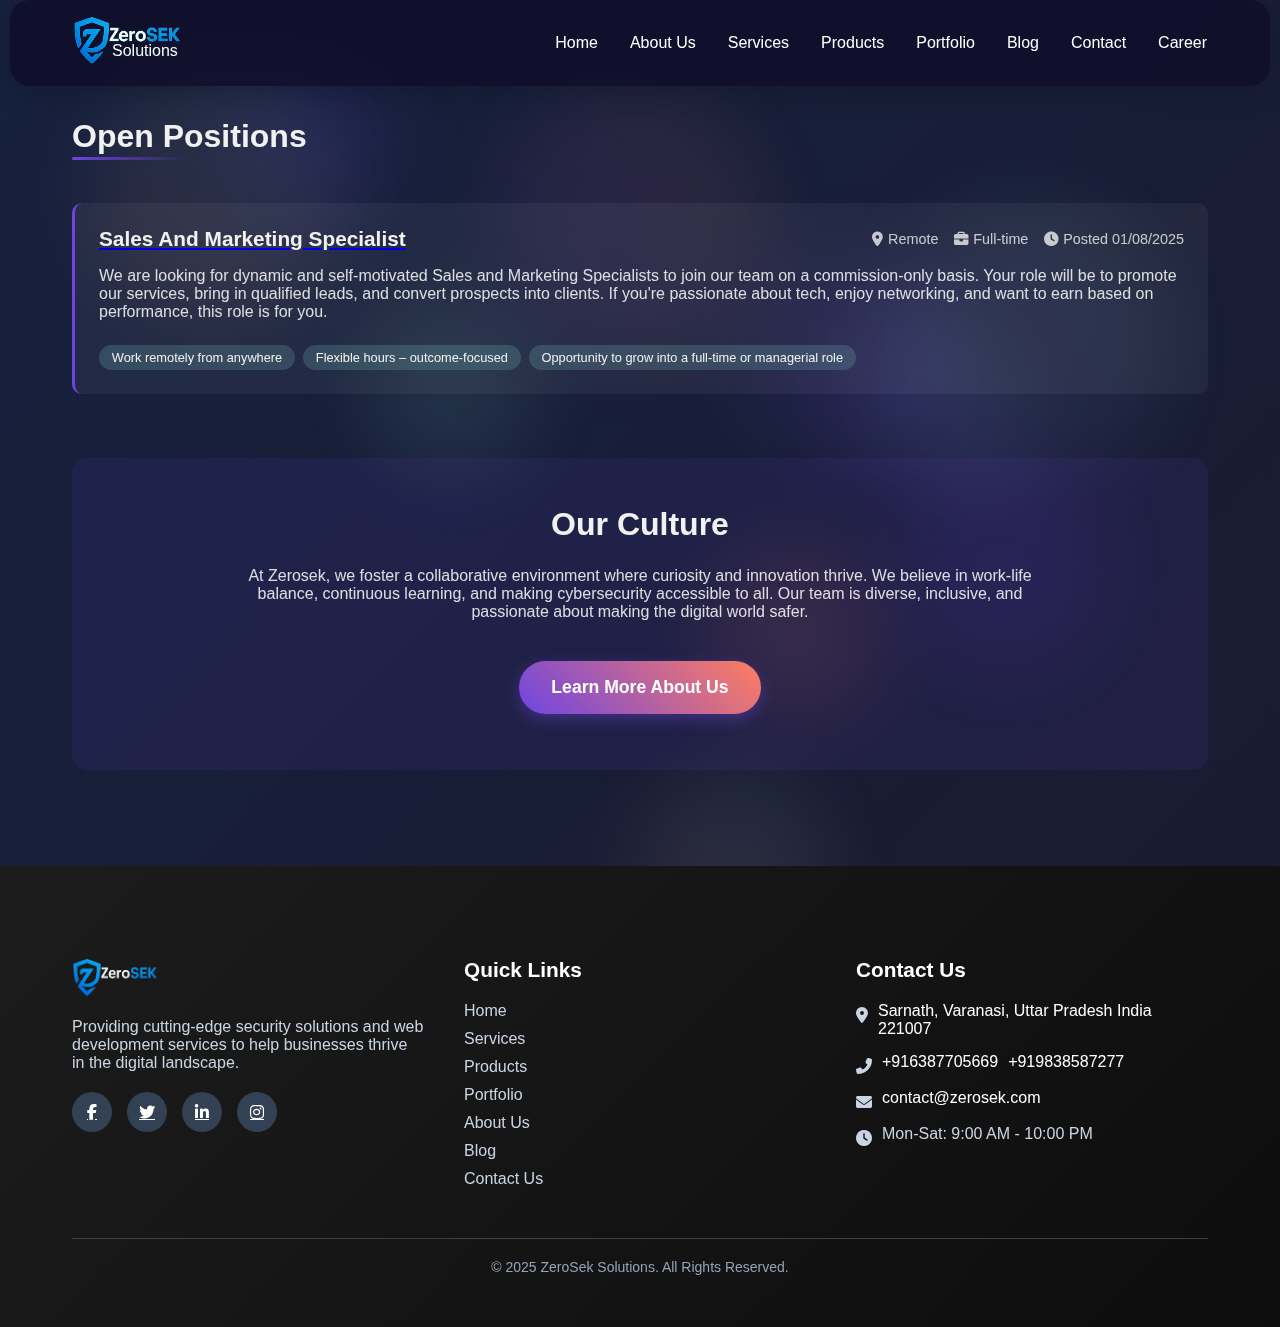
<file: career/career.html>
<!DOCTYPE html>
<html lang="en">

<head>
    <meta charset="UTF-8">
    <meta name="viewport" content="width=device-width, initial-scale=1.0">
    <title>Careers | ZeroSEK Solutions</title>
    <link rel="stylesheet" href="https://cdnjs.cloudflare.com/ajax/libs/font-awesome/6.4.0/css/all.min.css">
    <link rel="stylesheet" href="careernav.css">
    <link rel="icon" type="image/png" href="./../assets/herolog.png">
    <meta name="description"
        content="ZeroSEK Solutions provides top-tier cybersecurity services including VAPT, and high-performance web development with MERN stack. We also offer ERP systems for educational institutions." />
    <meta name="keywords"
        content="ZeroSEK Solutions, VAPT, cybersecurity, web development, MERN stack, ERP, college ERP, API testing, website security" />
    <meta name="author" content="ZeroSEK Solutions" />
    <meta property="og:title" content="CVE-2025-0133 – Palo Alto PAN-OS Reflected XSS Vulnerability | ZeroSEK Solutions">
    <meta property="og:description"
        content="Blog Expert cybersecurity testing, MERN web development, and education ERP systems tailored to your digital goals.">
    <meta property="og:image" content="https://zerosek.com/og-image.jpg">
    <meta property="og:url" content="https://zerosek.com">
    <meta name="twitter:card" content="summary_large_image">
    <style>
        :root {
            --primary: #6e45e2;
            --secondary: #88d3ce;
            --dark: #1a1a2e;
            --darker: #16213e;
            --light: #f1f1f1;
            --accent: #ff7e5f;
            --nav-height: 70px;
        }

        * {
            margin: 0;
            padding: 0;
            box-sizing: border-box;
            font-family: 'Segoe UI', Tahoma, Geneva, Verdana, sans-serif;
        }

        body {
            background: linear-gradient(135deg, var(--darker), var(--dark));
            color: var(--light);
            min-height: 100vh;
            overflow-x: hidden;
        }

        /* Navigation */
        /* nav {
            position: fixed;
            top: 0;
            left: 0;
            width: 100%;
            height: var(--nav-height);
            background: rgba(26, 26, 46, 0.9);
            backdrop-filter: blur(10px);
            display: flex;
            justify-content: space-between;
            align-items: center;
            padding: 0 2rem;
            z-index: 1000;
            border-bottom: 1px solid rgba(255, 255, 255, 0.1);
        }

        .logo {
            display: flex;
            align-items: center;
            gap: 0.5rem;
            font-weight: bold;
            font-size: 1.2rem;
            color: var(--light);
            text-decoration: none;
        }

        .logo-icon {
            color: var(--accent);
            font-size: 1.5rem;
        }

        .nav-links {
            display: flex;
            gap: 2rem;
        }

        .nav-links a {
            color: var(--light);
            text-decoration: none;
            font-weight: 500;
            position: relative;
            opacity: 0.9;
            transition: all 0.3s ease;
        }

        .nav-links a:hover {
            opacity: 1;
            color: var(--accent);
        }

        .nav-links a::after {
            content: '';
            position: absolute;
            bottom: -5px;
            left: 0;
            width: 0;
            height: 2px;
            background: var(--accent);
            transition: width 0.3s ease;
        }

        .nav-links a:hover::after {
            width: 100%;
        }

        .mobile-menu-btn {
            display: none;
            background: none;
            border: none;
            color: var(--light);
            font-size: 1.5rem;
            cursor: pointer;
        } */


        /* Main Content */
        main {
            /* padding-top: var(--nav-height); */
            min-height: calc(100vh - var(--nav-height) - 150px);
        }

        .container {
            max-width: 1200px;
            margin: 0 auto;
            padding: 2rem;
        }

        .hero {
            text-align: center;
            /* padding: 4rem 0; */
            position: relative;
        }

        .hero::before {
            content: '';
            position: absolute;
            top: -50%;
            left: -50%;
            width: 200%;
            height: 200%;
            background: radial-gradient(circle, rgba(110, 69, 226, 0.1) 0%, rgba(22, 33, 62, 0) 70%);
            animation: pulse 15s infinite alternate;
            z-index: -1;
        }

        @keyframes pulse {
            0% {
                transform: translate(0, 0);
            }

            50% {
                transform: translate(25%, 25%);
            }

            100% {
                transform: translate(-25%, -25%);
            }
        }

        h1 {
            font-size: 3rem;
            margin-bottom: 1.5rem;
            background: linear-gradient(to right, var(--primary), var(--secondary));
            -webkit-background-clip: text;
            background-clip: text;
            color: transparent;
        }

        .hero-subtitle {
            font-size: 1.2rem;
            max-width: 700px;
            margin: 0 auto 2rem;
            opacity: 0.9;
        }

        .cta-button {
            display: inline-block;
            background: linear-gradient(45deg, var(--primary), var(--accent));
            color: white;
            padding: 1rem 2rem;
            border-radius: 50px;
            text-decoration: none;
            font-weight: bold;
            font-size: 1.1rem;
            transition: all 0.3s ease;
            box-shadow: 0 5px 15px rgba(110, 69, 226, 0.4);
            border: none;
            cursor: pointer;
            margin: 0.5rem;
        }

        .cta-button:hover {
            transform: translateY(-3px);
            box-shadow: 0 8px 20px rgba(110, 69, 226, 0.6);
        }

        .cta-button.secondary {
            background: transparent;
            border: 2px solid var(--accent);
            color: var(--accent);
        }

        .cta-button.secondary:hover {
            background: rgba(255, 126, 95, 0.1);
        }

        /* Benefits Section */
        .section-title {
            font-size: 2rem;
            /* margin: 4rem 0 2rem; */
            color: var(--light);
            position: relative;
            display: inline-block;
        }

        .section-title::after {
            content: '';
            position: absolute;
            bottom: -5px;
            left: 0;
            width: 50%;
            height: 3px;
            background: linear-gradient(to right, var(--primary), transparent);
            border-radius: 3px;
        }

        .benefits-grid {
            display: grid;
            grid-template-columns: repeat(auto-fill, minmax(300px, 1fr));
            gap: 2rem;
            margin: 3rem 0;
        }

        .benefit-card {
            background: rgba(255, 255, 255, 0.05);
            border-radius: 15px;
            padding: 2rem;
            backdrop-filter: blur(10px);
            border: 1px solid rgba(255, 255, 255, 0.1);
            transition: all 0.3s ease;
            transform: translateY(20px);
            opacity: 0;
            animation: fadeInUp 0.5s forwards;
        }

        .benefit-card:nth-child(1) {
            animation-delay: 0.2s;
        }

        .benefit-card:nth-child(2) {
            animation-delay: 0.4s;
        }

        .benefit-card:nth-child(3) {
            animation-delay: 0.6s;
        }

        .benefit-card:nth-child(4) {
            animation-delay: 0.8s;
        }

        @keyframes fadeInUp {
            to {
                transform: translateY(0);
                opacity: 1;
            }
        }

        .benefit-card:hover {
            transform: translateY(-5px) !important;
            box-shadow: 0 15px 30px rgba(0, 0, 0, 0.3);
            border-color: rgba(110, 69, 226, 0.3);
        }

        .benefit-icon {
            font-size: 2.5rem;
            color: var(--accent);
            margin-bottom: 1.5rem;
        }

        .benefit-title {
            font-size: 1.3rem;
            margin-bottom: 1rem;
            color: var(--light);
        }

        .benefit-desc {
            opacity: 0.8;
            line-height: 1.6;
        }

        /* Open Positions */
        .positions-list {
            margin: 3rem 0;
        }

        .position-card {
            background: rgba(255, 255, 255, 0.05);
            border-radius: 10px;
            padding: 1.5rem;
            margin-bottom: 1.5rem;
            border-left: 3px solid var(--primary);
            transition: all 0.3s ease;
        }

        .position-card:hover {
            background: rgba(255, 255, 255, 0.1);
            border-left-color: var(--accent);
        }

        .position-header {
            display: flex;
            justify-content: space-between;
            align-items: center;
            margin-bottom: 1rem;
            flex-wrap: wrap;
            gap: 1rem;
        }

        .position-title {
            font-size: 1.3rem;
            color: var(--light);
        }

        .position-meta {
            display: flex;
            gap: 1rem;
            font-size: 0.9rem;
            opacity: 0.8;
        }

        .position-meta span {
            display: flex;
            align-items: center;
            gap: 0.3rem;
        }

        .position-desc {
            margin-bottom: 1.5rem;
            opacity: 0.9;
        }

        .position-tags {
            display: flex;
            gap: 0.5rem;
            flex-wrap: wrap;
        }

        .tag {
            background: rgba(136, 211, 206, 0.2);
            padding: 0.3rem 0.8rem;
            border-radius: 50px;
            font-size: 0.8rem;
        }

        /* Culture Section */
        .culture-section {
            background: rgba(110, 69, 226, 0.1);
            border-radius: 15px;
            padding: 3rem;
            margin: 4rem 0;
            text-align: center;
        }

        .culture-title {
            font-size: 2rem;
            margin-bottom: 1.5rem;
            color: var(--light);
        }

        .culture-desc {
            max-width: 800px;
            margin: 0 auto 2rem;
            opacity: 0.9;
        }

        /* Floating Shapes */
        .floating-shapes {
            position: fixed;
            top: 0;
            left: 0;
            width: 100%;
            height: 100%;
            pointer-events: none;
            z-index: -1;
            overflow: hidden;
        }

        .shape {
            position: absolute;
            opacity: 0.1;
            border-radius: 50%;
            background: linear-gradient(45deg, var(--primary), var(--secondary));
            filter: blur(40px);
            animation: float 15s infinite linear;
        }

        @keyframes float {
            0% {
                transform: translate(0, 0) rotate(0deg);
            }

            50% {
                transform: translate(50px, 100px) rotate(180deg);
            }

            100% {
                transform: translate(0, 0) rotate(360deg);
            }
        }

        /* Footer */
        /* footer {
            background: var(--darker);
            padding: 3rem 0;
            border-top: 1px solid rgba(255, 255, 255, 0.1);
        }

        .footer-content {
            max-width: 1200px;
            margin: 0 auto;
            padding: 0 2rem;
            display: grid;
            grid-template-columns: repeat(auto-fit, minmax(200px, 1fr));
            gap: 2rem;
        }

        .footer-column h3 {
            color: var(--light);
            margin-bottom: 1.5rem;
            font-size: 1.2rem;
            position: relative;
            display: inline-block;
        }

        .footer-column h3::after {
            content: '';
            position: absolute;
            bottom: -5px;
            left: 0;
            width: 50%;
            height: 2px;
            background: var(--accent);
        }

        .footer-links {
            list-style: none;
        }

        .footer-links li {
            margin-bottom: 0.8rem;
        }

        .footer-links a {
            color: rgba(255, 255, 255, 0.7);
            text-decoration: none;
            transition: all 0.3s ease;
        }

        .footer-links a:hover {
            color: var(--accent);
            padding-left: 5px;
        }

        .social-links {
            display: flex;
            gap: 1rem;
            margin-top: 1.5rem;
        }

        .social-link {
            display: flex;
            align-items: center;
            justify-content: center;
            width: 40px;
            height: 40px;
            border-radius: 50%;
            background: rgba(255, 255, 255, 0.05);
            color: var(--light);
            transition: all 0.3s ease;
        }

        .social-link:hover {
            background: var(--accent);
            transform: translateY(-3px);
        }

        .footer-bottom {
            text-align: center;
            margin-top: 3rem;
            padding-top: 1.5rem;
            border-top: 1px solid rgba(255, 255, 255, 0.1);
            font-size: 0.9rem;
            opacity: 0.7;
        } */

        /* Responsive */
        @media (max-width: 768px) {
            /* .nav-links {
                position: fixed;
                top: var(--nav-height);
                left: -100%;
                width: 80%;
                height: calc(100vh - var(--nav-height));
                background: var(--darker);
                flex-direction: column;
                align-items: center;
                padding: 2rem;
                transition: left 0.3s ease;
            }

            .nav-links.active {
                left: 0;
            } */

            .mobile-menu-btn {
                display: block;
            }

            h1 {
                font-size: 2.2rem;
            }

            .hero-subtitle {
                font-size: 1rem;
            }

            .benefits-grid {
                grid-template-columns: 1fr;
            }

            .culture-section {
                padding: 2rem 1rem;
            }

            .position-header {
                flex-direction: column;
                align-items: flex-start;
            }

            .position-meta {
                width: 100%;
                justify-content: space-between;
            }
        }
    </style>
</head>

<body>
    <div class="floating-shapes" id="shapes-container"></div>

    <!-- Navigation -->
    <!-- <nav>
        <a href="#" class="logo">
            <i class="fas fa-shield-alt logo-icon"></i>
            <span>Zerosek</span>
        </a>
        
        <div class="nav-links">
            <a href="#">Home</a>
            <a href="#">Services</a>
            <a href="#">Research</a>
            <a href="#" class="active">Careers</a>
            <a href="#">Contact</a>
        </div>
        
        <button class="mobile-menu-btn">
            <i class="fas fa-bars"></i>
        </button>
    </nav> -->
    <header>
        <div class="nav-container">
            <nav>
                <div class="logo">
                    <img src="../assets/zeroseklogo.png" alt="Zeroseksolutions Logo" id="logo-img">
                    <span class="logo-text">Solutions</span>
                </div>
                <ul class="nav-links" id="navLinks">
                    <li class="li-link"><a href="../index.html">Home</a></li>
                    <li class="li-link"><a href="../about/index.html">About Us</a></li>
                    <li class="li-link"><a href="../index.html#services">Services</a></li>
                    <li class="li-link"><a href="../index.html#products">Products</a></li>
                    <li class="li-link"><a href="../portfolio/portfolio.html">Portfolio</a></li>
                    <li class="li-link"><a href="../blog/blogs.html">Blog</a></li>
                    <li class="li-link"><a href="../index.html#contact">Contact</a></li>
                    <li class="li-link"><a href="../career/career.html">Career</a>
                </ul>
                <button class="mobile-menu-btn" id="mobileMenuBtn">
                    <i class="fas fa-bars"></i>
                </button>
            </nav>
        </div>
    </header>

    <!-- Main Content -->
    <main>
        <div class="container">
          

            <!-- Benefits Section -->
            

            <!-- Open Positions -->
            <section id="positions">
                <h2 class="section-title">Open Positions</h2>
                <div class="positions-list">
                    <div class="position-card">
                        <div class="position-header">
                            <a href="./marketing.html"><h3 class="position-title">Sales And Marketing Specialist</h3></a>
                            
                            <div class="position-meta">
                                <span><i class="fas fa-map-marker-alt"></i> Remote</span>
                                <span><i class="fas fa-briefcase"></i> Full-time</span>
                                <span><i class="fas fa-clock"></i> Posted 01/08/2025</span>
                            </div>
                        </div>
                        <p class="position-desc">
                            We are looking for dynamic and self-motivated Sales and Marketing Specialists to join our
                            team on a commission-only basis. Your role will be to promote our services, bring in
                            qualified leads, and convert prospects into clients. If you're passionate about tech, enjoy
                            networking, and want to earn based on performance, this role is for you.
                        </p>
                        <div class="position-tags">
                            <span class="tag">Work remotely from anywhere</span>
                            <span class="tag">Flexible hours – outcome-focused</span>
                            <span class="tag">Opportunity to grow into a full-time or managerial role</span>
                        </div>
                    </div>

                    <!-- <div class="position-card">
                        <div class="position-header">
                            <h3 class="position-title">Penetration Tester</h3>
                            <div class="position-meta">
                                <span><i class="fas fa-map-marker-alt"></i> Hybrid</span>
                                <span><i class="fas fa-briefcase"></i> Full-time</span>
                                <span><i class="fas fa-clock"></i> Posted 1 week ago</span>
                            </div>
                        </div>
                        <p class="position-desc">
                            Conduct security assessments for clients including web apps, networks, and cloud
                            infrastructure, delivering actionable reports.
                        </p>
                        <div class="position-tags">
                            <span class="tag">Penetration Testing</span>
                            <span class="tag">OWASP Top 10</span>
                            <span class="tag">Cloud Security</span>
                        </div>
                    </div>

                    <div class="position-card">
                        <div class="position-header">
                            <h3 class="position-title">Security Engineer</h3>
                            <div class="position-meta">
                                <span><i class="fas fa-map-marker-alt"></i> Remote</span>
                                <span><i class="fas fa-briefcase"></i> Full-time</span>
                                <span><i class="fas fa-clock"></i> Posted 3 weeks ago</span>
                            </div>
                        </div>
                        <p class="position-desc">
                            Design and implement security controls for our internal systems and develop tools to
                            automate security processes.
                        </p>
                        <div class="position-tags">
                            <span class="tag">Python</span>
                            <span class="tag">DevSecOps</span>
                            <span class="tag">SIEM</span>
                        </div>
                    </div> -->
                </div>
            </section>

            <!-- Culture Section -->
            <section id="culture" class="culture-section">
                <h2 class="culture-title">Our Culture</h2>
                <p class="culture-desc">
                    At Zerosek, we foster a collaborative environment where curiosity and innovation thrive. We believe
                    in work-life balance, continuous learning, and making cybersecurity accessible to all. Our team is
                    diverse, inclusive, and passionate about making the digital world safer.
                </p>
                <a href="../about/index.html" class="cta-button">Learn More About Us</a>
            </section>
        </div>
    </main>

    <footer>
        <div class="container">
            <div class="footer-container">
                <div class="footer-about">
                    <div class="footer-logo">
                        <img src="../assets/zeroseklogo.png" alt="Ashtrasolutions Logo" loading="lazy">
                    </div>
                    <p>Providing cutting-edge security solutions and web development services to help businesses thrive
                        in the digital landscape.</p>
                    <div class="social-links">
                        <a href="https://www.facebook.com/profile.php?id=61578268196863" target="_blank"
                            class="social-link"><i class="fab fa-facebook-f"></i></a>
                        <a href="https://x.com/zeroseksolution" target="_blank" class="social-link"><i
                                class="fab fa-twitter"></i></a>
                        <a href="https://www.linkedin.com/in/zerosek-solutions-llp-55b2aa374/" target="_blank"
                            class="social-link"><i class="fab fa-linkedin-in"></i></a>
                        <a href="https://www.instagram.com/zeroseksolutions/" target="_blank" class="social-link"><i
                                class="fab fa-instagram"></i></a>
                    </div>
                </div>
                <div class="footer-links">
                    <h3>Quick Links</h3>
                    <ul>
                        <li><a href="../index.html">Home</a></li>
                        <li><a href="../index.html#services">Services</a></li>
                        <li><a href="../index.html#products">Products</a></li>
                        <li><a href="../portfolio/portfolio.html">Portfolio</a></li>
                        <li><a href="../about/index.html">About Us</a></li>
                        <li><a href="../blog/blogs.html">Blog</a></li>
                        <!-- <li><a href="#book-meeting">Book a Meeting</a></li> -->
                        <li><a href="../index.html#contact">Contact Us</a></li>
                    </ul>
                </div>
                <div class="footer-contact">
                    <h3>Contact Us</h3>
                    <p><i class="fas fa-map-marker-alt"></i> <a class="footer-contactus-links"
                            href="https://www.google.com/maps/place/%E0%A4%B0%E0%A5%81%E0%A4%A6%E0%A5%8D%E0%A4%B0+%E0%A4%AB%E0%A5%8D%E0%A4%B2%E0%A5%88%E0%A4%9F/@25.369287,83.023739,348m/data=!3m1!1e3!4m6!3m5!1s0x398e2eefbc0c0719:0x6e1eda5f5d2db608!8m2!3d25.3692869!4d83.023739!16s%2Fg%2F11d_ymjwr6?hl=hi&entry=ttu&g_ep=EgoyMDI1MDYyMy4yIKXMDSoASAFQAw%3D%3D">Sarnath,
                            Varanasi, Uttar Pradesh India 221007</a></p>
                    <p><i class="fas fa-phone-alt"></i>
                        <a class="footer-contactus-links" href="tel:+916387705669">+916387705669</a>
                        <a class="footer-contactus-links" href="tel:+919838587277">+919838587277</a>
                    </p>
                    <p><i class="fas fa-envelope"></i> <a class="footer-contactus-links"
                            href="mailto:contact@zerosek.com">contact@zerosek.com</a></p>
                    <p><i class="fas fa-clock"></i> Mon-Sat: 9:00 AM - 10:00 PM</p>
                </div>
            </div>
            <div class="footer-bottom">
                <p>&copy; 2025 ZeroSek Solutions. All Rights Reserved.</p>
            </div>
        </div>
    </footer>

    <script>
        // Create floating shapes
        document.addEventListener('DOMContentLoaded', function () {
            const shapesContainer = document.getElementById('shapes-container');
            const colors = ['#6e45e2', '#88d3ce', '#ff7e5f'];

            for (let i = 0; i < 10; i++) {
                const shape = document.createElement('div');
                shape.classList.add('shape');

                // Random size between 100 and 300px
                const size = Math.random() * 200 + 100;
                shape.style.width = `${size}px`;
                shape.style.height = `${size}px`;

                // Random position
                shape.style.left = `${Math.random() * 100}%`;
                shape.style.top = `${Math.random() * 100}%`;

                // Random animation duration and delay
                shape.style.animationDuration = `${Math.random() * 20 + 10}s`;
                shape.style.animationDelay = `${Math.random() * 5}s`;

                // Random color
                shape.style.background = `linear-gradient(45deg, ${colors[Math.floor(Math.random() * colors.length)]}, ${colors[Math.floor(Math.random() * colors.length)]})`;

                shapesContainer.appendChild(shape);
            }

            // Mobile menu toggle
            const menuBtn = document.querySelector('.mobile-menu-btn');
            const navLinks = document.querySelector('.nav-links');

            menuBtn.addEventListener('click', () => {
                navLinks.classList.toggle('active');
                menuBtn.innerHTML = navLinks.classList.contains('active')
                    ? '<i class="fas fa-times"></i>'
                    : '<i class="fas fa-bars"></i>';
            });

            // Smooth scrolling for anchor links
            document.querySelectorAll('a[href^="#"]').forEach(anchor => {
                anchor.addEventListener('click', function (e) {
                    e.preventDefault();

                    if (this.getAttribute('href') === '#') return;

                    const target = document.querySelector(this.getAttribute('href'));
                    if (target) {
                        window.scrollTo({
                            top: target.offsetTop - document.querySelector('nav').offsetHeight,
                            behavior: 'smooth'
                        });

                        // Close mobile menu if open
                        if (navLinks.classList.contains('active')) {
                            navLinks.classList.remove('active');
                            menuBtn.innerHTML = '<i class="fas fa-bars"></i>';
                        }
                    }
                });
            });
        });
    </script>
</body>

</html>
</file>
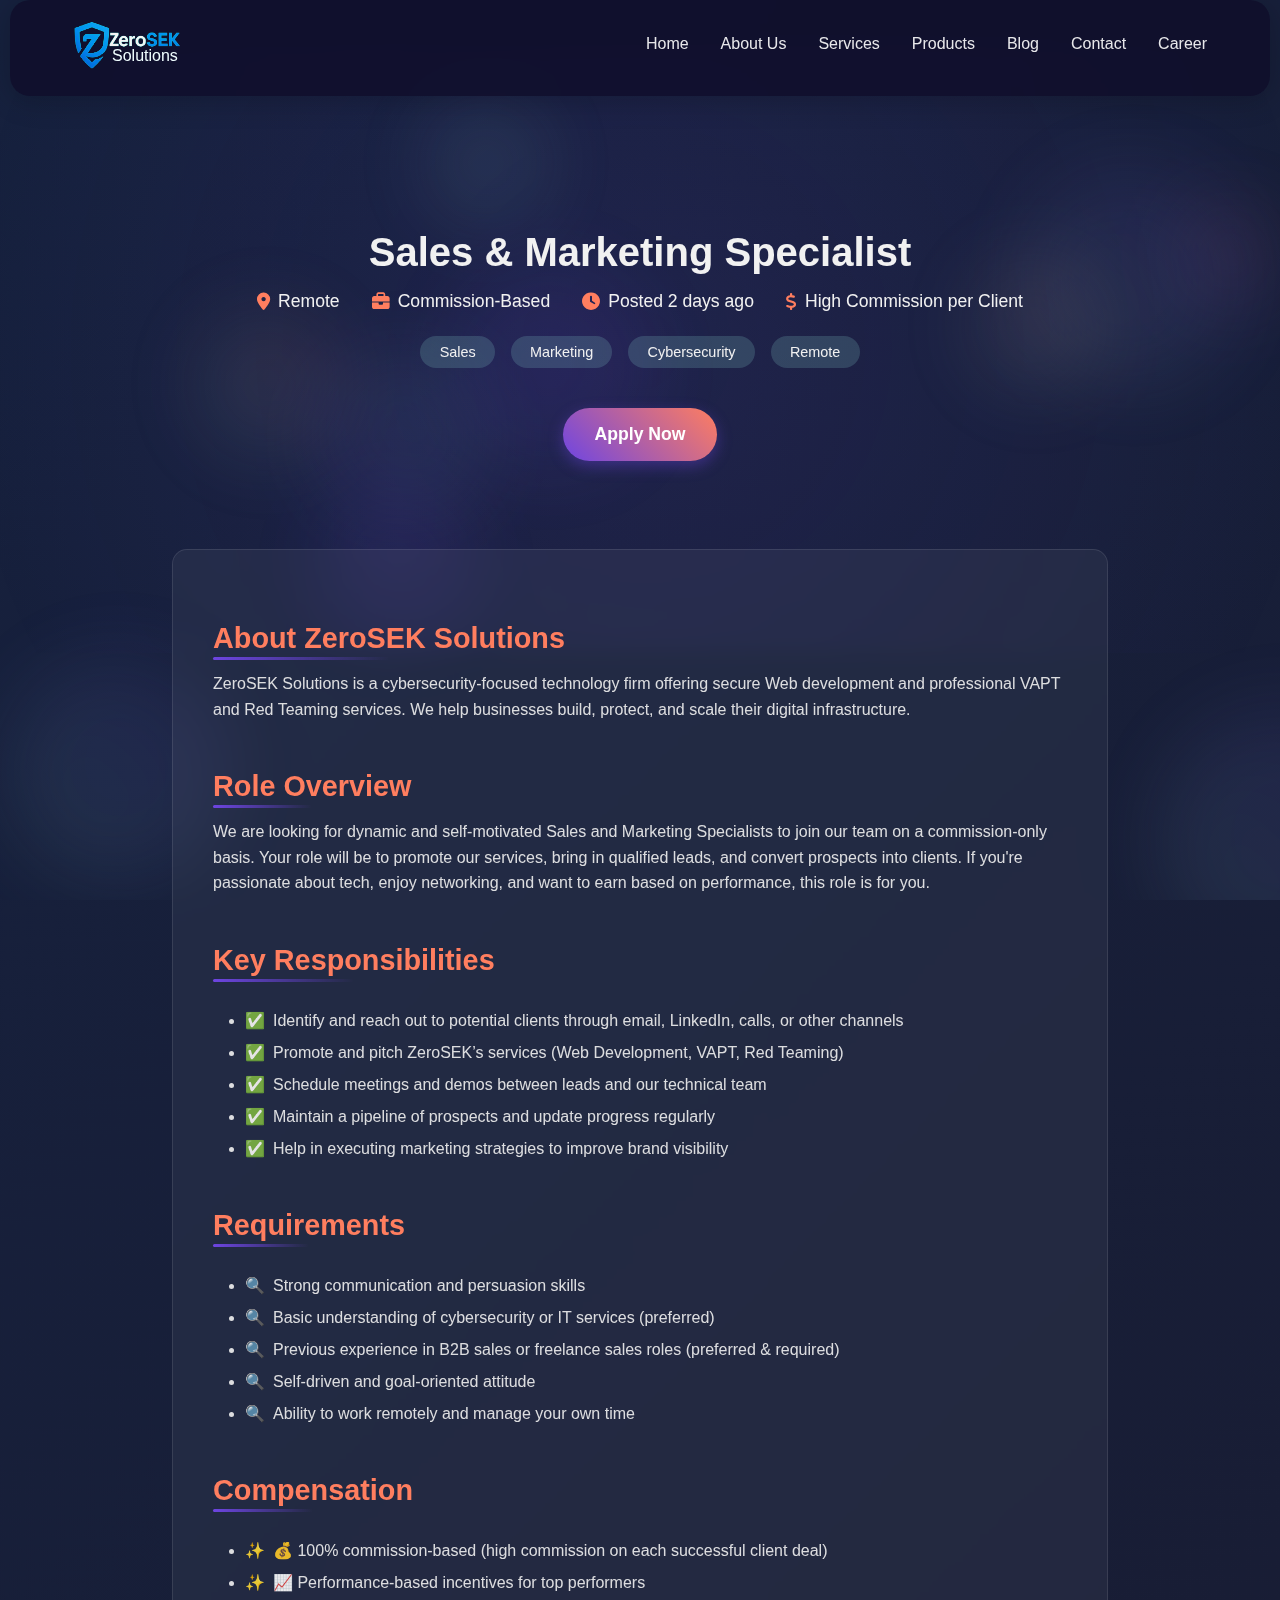
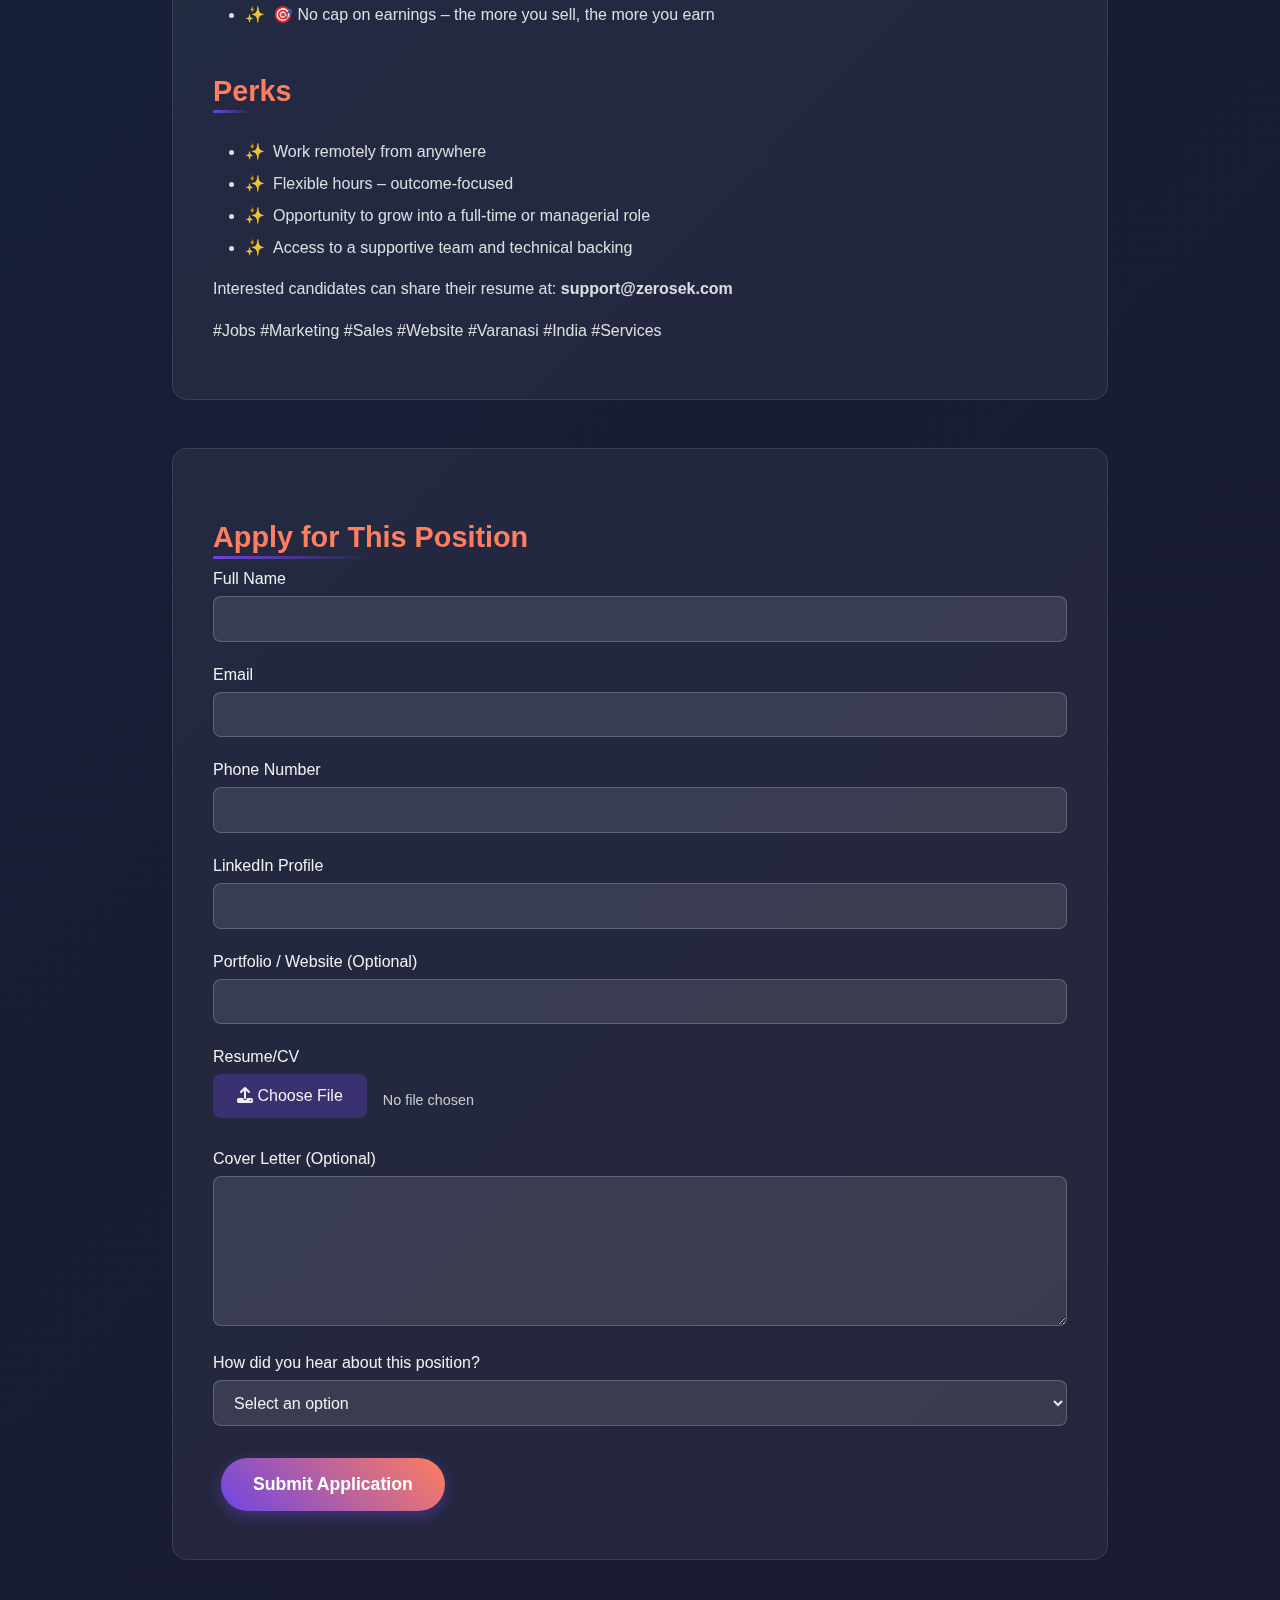
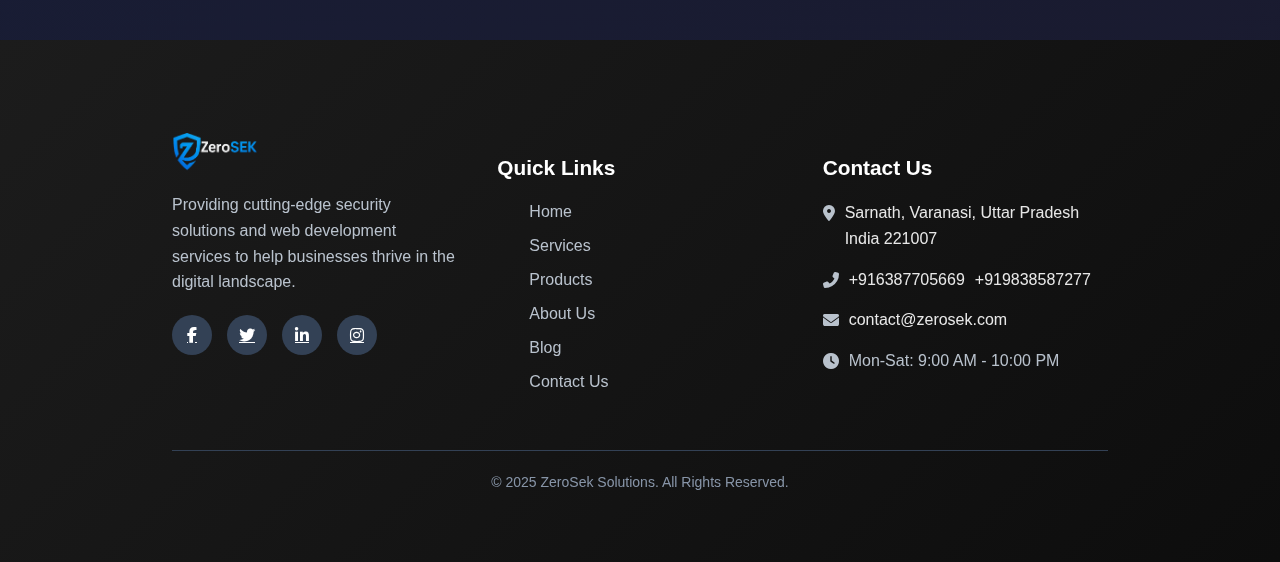
<file: career/marketing.html>
<!DOCTYPE html>
<html lang="en">

<head>
    <meta charset="UTF-8">
    <meta name="viewport" content="width=device-width, initial-scale=1.0">
    <title>Senior Security Researcher | Careers | Zerosek</title>
    <link rel="stylesheet" href="https://cdnjs.cloudflare.com/ajax/libs/font-awesome/6.4.0/css/all.min.css">
    <link rel="stylesheet" href="careernav.css">
    <style>
        :root {
            --primary: #6e45e2;
            --secondary: #88d3ce;
            --dark: #1a1a2e;
            --darker: #16213e;
            --light: #f1f1f1;
            --accent: #ff7e5f;
            --nav-height: 70px;
        }

        * {
            margin: 0;
            padding: 0;
            box-sizing: border-box;
            font-family: 'Segoe UI', Tahoma, Geneva, Verdana, sans-serif;
        }

        body {
            background: linear-gradient(135deg, var(--darker), var(--dark));
            color: var(--light);
            min-height: 100vh;
            overflow-x: hidden;
        }

        /* Navigation */
        /* nav {
            position: fixed;
            top: 0;
            left: 0;
            width: 100%;
            height: var(--nav-height);
            background: rgba(26, 26, 46, 0.9);
            backdrop-filter: blur(10px);
            display: flex;
            justify-content: space-between;
            align-items: center;
            padding: 0 2rem;
            z-index: 1000;
            border-bottom: 1px solid rgba(255, 255, 255, 0.1);
        }

        .logo {
            display: flex;
            align-items: center;
            gap: 0.5rem;
            font-weight: bold;
            font-size: 1.2rem;
            color: var(--light);
            text-decoration: none;
        }

        .logo-icon {
            color: var(--accent);
            font-size: 1.5rem;
        }

        .nav-links {
            display: flex;
            gap: 2rem;
        }

        .nav-links a {
            color: var(--light);
            text-decoration: none;
            font-weight: 500;
            position: relative;
            opacity: 0.9;
            transition: all 0.3s ease;
        }

        .nav-links a:hover {
            opacity: 1;
            color: var(--accent);
        }

        .nav-links a::after {
            content: '';
            position: absolute;
            bottom: -5px;
            left: 0;
            width: 0;
            height: 2px;
            background: var(--accent);
            transition: width 0.3s ease;
        }

        .nav-links a:hover::after {
            width: 100%;
        }

        .mobile-menu-btn {
            display: none;
            background: none;
            border: none;
            color: var(--light);
            font-size: 1.5rem;
            cursor: pointer;
        } */

        /* Main Content */
        main {
            padding-top: var(--nav-height);
            min-height: calc(100vh - var(--nav-height) - 150px);
        }

        .container {
            max-width: 1000px;
            margin: 0 auto;
            padding: 2rem;
        }

        .job-header {
            text-align: center;
            margin-bottom: 3rem;
            position: relative;
            padding: 2rem 0;
        }

        .job-header::before {
            content: '';
            position: absolute;
            top: -50%;
            left: -50%;
            width: 200%;
            height: 200%;
            background: radial-gradient(circle, rgba(110, 69, 226, 0.1) 0%, rgba(22, 33, 62, 0) 70%);
            animation: pulse 15s infinite alternate;
            z-index: -1;
        }

        @keyframes pulse {
            0% {
                transform: translate(0, 0);
            }

            50% {
                transform: translate(25%, 25%);
            }

            100% {
                transform: translate(-25%, -25%);
            }
        }

        h1 {
            font-size: 2.5rem;
            margin-bottom: 1rem;
            color: var(--light);
        }

        .job-meta {
            display: flex;
            justify-content: center;
            gap: 2rem;
            margin-bottom: 1.5rem;
            flex-wrap: wrap;
        }

        .job-meta-item {
            display: flex;
            align-items: center;
            gap: 0.5rem;
            font-size: 1.1rem;
        }

        .job-meta-item i {
            color: var(--accent);
        }

        .job-tags {
            display: flex;
            justify-content: center;
            gap: 1rem;
            flex-wrap: wrap;
            margin-bottom: 2rem;
        }

        .job-tag {
            background: rgba(136, 211, 206, 0.2);
            padding: 0.5rem 1.2rem;
            border-radius: 50px;
            font-size: 0.9rem;
        }

        .cta-button {
            display: inline-block;
            background: linear-gradient(45deg, var(--primary), var(--accent));
            color: white;
            padding: 1rem 2rem;
            border-radius: 50px;
            text-decoration: none;
            font-weight: bold;
            font-size: 1.1rem;
            transition: all 0.3s ease;
            box-shadow: 0 5px 15px rgba(110, 69, 226, 0.4);
            border: none;
            cursor: pointer;
            margin: 0.5rem;
        }

        .cta-button:hover {
            transform: translateY(-3px);
            box-shadow: 0 8px 20px rgba(110, 69, 226, 0.6);
        }

        /* Job Content */
        .job-content {
            background: rgba(255, 255, 255, 0.05);
            border-radius: 15px;
            padding: 2.5rem;
            margin-bottom: 3rem;
            backdrop-filter: blur(10px);
            border: 1px solid rgba(255, 255, 255, 0.1);
        }

        h2 {
            font-size: 1.8rem;
            margin: 2rem 0 1rem;
            color: var(--accent);
            position: relative;
            display: inline-block;
        }

        h2::after {
            content: '';
            position: absolute;
            bottom: -5px;
            left: 0;
            width: 50%;
            height: 3px;
            background: linear-gradient(to right, var(--primary), transparent);
            border-radius: 3px;
        }

        h3 {
            font-size: 1.3rem;
            margin: 1.5rem 0 0.8rem;
            color: var(--light);
        }

        p {
            opacity: 0.9;
            margin-bottom: 1rem;
            line-height: 1.6;
        }

        ul,
        ol {
            margin: 1rem 0 1rem 2rem;
            opacity: 0.9;
        }

        li {
            margin-bottom: 0.5rem;
            line-height: 1.5;
        }

        .requirements-list li::before {
            content: '🔍';
            margin-right: 0.5rem;
            color: var(--accent);
        }

        .responsibilities-list li::before {
            content: '✅';
            margin-right: 0.5rem;
            color: var(--secondary);
        }

        .benefits-list li::before {
            content: '✨';
            margin-right: 0.5rem;
            color: var(--accent);
        }

        /* Application Form */
        .application-form {
            background: rgba(255, 255, 255, 0.05);
            border-radius: 15px;
            padding: 2.5rem;
            margin: 3rem 0;
            backdrop-filter: blur(10px);
            border: 1px solid rgba(255, 255, 255, 0.1);
        }

        .form-group {
            margin-bottom: 1.5rem;
        }

        label {
            display: block;
            margin-bottom: 0.5rem;
            font-weight: 500;
        }

        input,
        textarea,
        select {
            width: 100%;
            padding: 0.8rem 1rem;
            background: rgba(255, 255, 255, 0.1);
            border: 1px solid rgba(255, 255, 255, 0.2);
            border-radius: 8px;
            color: var(--light);
            font-size: 1rem;
            transition: all 0.3s ease;
        }

        .options{
            background: rgb(88,88,88);
            color: var(--light);
        }

        input:focus,
        textarea:focus,
        select:focus {
            outline: none;
            border-color: var(--accent);
            background: rgba(255, 255, 255, 0.15);
        }

        textarea {
            min-height: 150px;
            resize: vertical;
        }

        .file-upload {
            display: flex;
            align-items: center;
            gap: 1rem;
        }

        .file-upload-label {
            background: rgba(110, 69, 226, 0.3);
            padding: 0.8rem 1.5rem;
            border-radius: 8px;
            cursor: pointer;
            transition: all 0.3s ease;
        }

        .file-upload-label:hover {
            background: rgba(110, 69, 226, 0.5);
        }

        .file-name {
            font-size: 0.9rem;
            opacity: 0.8;
        }

        /* Floating Shapes */
        .floating-shapes {
            position: fixed;
            top: 0;
            left: 0;
            width: 100%;
            height: 100%;
            pointer-events: none;
            z-index: -1;
            overflow: hidden;
        }

        .shape {
            position: absolute;
            opacity: 0.1;
            border-radius: 50%;
            background: linear-gradient(45deg, var(--primary), var(--secondary));
            filter: blur(40px);
            animation: float 15s infinite linear;
        }

        @keyframes float {
            0% {
                transform: translate(0, 0) rotate(0deg);
            }

            50% {
                transform: translate(50px, 100px) rotate(180deg);
            }

            100% {
                transform: translate(0, 0) rotate(360deg);
            }
        }

        /* Footer */
        /* footer {
            background: var(--darker);
            padding: 3rem 0;
            border-top: 1px solid rgba(255, 255, 255, 0.1);
        }

        .footer-content {
            max-width: 1200px;
            margin: 0 auto;
            padding: 0 2rem;
            display: grid;
            grid-template-columns: repeat(auto-fit, minmax(200px, 1fr));
            gap: 2rem;
        }

        .footer-column h3 {
            color: var(--light);
            margin-bottom: 1.5rem;
            font-size: 1.2rem;
            position: relative;
            display: inline-block;
        }

        .footer-column h3::after {
            content: '';
            position: absolute;
            bottom: -5px;
            left: 0;
            width: 50%;
            height: 2px;
            background: var(--accent);
        }

        .footer-links {
            list-style: none;
        }

        .footer-links li {
            margin-bottom: 0.8rem;
        }

        .footer-links a {
            color: rgba(255, 255, 255, 0.7);
            text-decoration: none;
            transition: all 0.3s ease;
        }

        .footer-links a:hover {
            color: var(--accent);
            padding-left: 5px;
        }

        .social-links {
            display: flex;
            gap: 1rem;
            margin-top: 1.5rem;
        }

        .social-link {
            display: flex;
            align-items: center;
            justify-content: center;
            width: 40px;
            height: 40px;
            border-radius: 50%;
            background: rgba(255, 255, 255, 0.05);
            color: var(--light);
            transition: all 0.3s ease;
        }

        .social-link:hover {
            background: var(--accent);
            transform: translateY(-3px);
        }

        .footer-bottom {
            text-align: center;
            margin-top: 3rem;
            padding-top: 1.5rem;
            border-top: 1px solid rgba(255, 255, 255, 0.1);
            font-size: 0.9rem;
            opacity: 0.7;
        } */

        /* Responsive */
        @media (max-width: 768px) {
            .nav-links {
                position: fixed;
                top: var(--nav-height);
                left: -100%;
                width: 80%;
                height: calc(100vh - var(--nav-height));
                background: var(--darker);
                flex-direction: column;
                align-items: center;
                padding: 2rem;
                transition: left 0.3s ease;
            }

            .nav-links.active {
                left: 0;
            }

            .mobile-menu-btn {
                display: block;
            }

            h1 {
                font-size: 2rem;
            }

            .job-content,
            .application-form {
                padding: 1.5rem;
            }

            .job-meta {
                gap: 1rem;
                justify-content: flex-start;
            }
        }
    </style>
</head>

<body>
    <div class="floating-shapes" id="shapes-container"></div>

    <!-- Navigation -->
    <!-- <nav>
        <a href="#" class="logo">
            <i class="fas fa-shield-alt logo-icon"></i>
            <span>Zerosek</span>
        </a>
        
        <div class="nav-links">
            <a href="#">Home</a>
            <a href="#">Services</a>
            <a href="#">Research</a>
            <a href="#">Careers</a>
            <a href="#">Contact</a>
        </div>
        
        <button class="mobile-menu-btn">
            <i class="fas fa-bars"></i>
        </button>
    </nav> -->

    <!-- Header -->
    <header>
        <div class="nav-container">
            <nav>
                <div class="logo">
                    <img src="../assets/zeroseklogo.png" alt="Zeroseksolutions Logo" id="logo-img">
                    <span class="logo-text">Solutions</span>
                </div>
                <ul class="nav-links" id="navLinks">
                    <li class="li-link"><a href="../index.html">Home</a></li>
                    <li class="li-link"><a href="../about/index.html">About Us</a></li>
                    <li class="li-link"><a href="../index.html#services">Services</a></li>
                    <li class="li-link"><a href="../index.html#products">Products</a></li>
                    <li class="li-link"><a href="../blog/blogs.html">Blog</a></li>
                    <li class="li-link"><a href="../index.html#contact">Contact</a></li>
                    <li class="li-link"><a href="../career/career.html">Career</a>
                </ul>
                <button class="mobile-menu-btn" id="mobileMenuBtn">
                    <i class="fas fa-bars"></i>
                </button>
            </nav>
        </div>
    </header>

    <!-- Main Content -->
    <main>
    <div class="container">
        <!-- Job Header -->
        <section class="job-header">
            <h1>Sales & Marketing Specialist</h1>
            <div class="job-meta">
                <div class="job-meta-item">
                    <i class="fas fa-map-marker-alt"></i>
                    <span>Remote</span>
                </div>
                <div class="job-meta-item">
                    <i class="fas fa-briefcase"></i>
                    <span>Commission-Based</span>
                </div>
                <div class="job-meta-item">
                    <i class="fas fa-clock"></i>
                    <span>Posted 2 days ago</span>
                </div>
                <div class="job-meta-item">
                    <i class="fas fa-dollar-sign"></i>
                    <span>High Commission per Client</span>
                </div>
            </div>
            <div class="job-tags">
                <span class="job-tag">Sales</span>
                <span class="job-tag">Marketing</span>
                <span class="job-tag">Cybersecurity</span>
                <span class="job-tag">Remote</span>
            </div>
            <a href="#apply" class="cta-button">Apply Now</a>
        </section>

        <!-- Job Description -->
        <section class="job-content">
            <h2>About ZeroSEK Solutions</h2>
            <p>
                ZeroSEK Solutions is a cybersecurity-focused technology firm offering secure Web development and professional VAPT and Red Teaming services. We help businesses build, protect, and scale their digital infrastructure.
            </p>

            <h2>Role Overview</h2>
            <p>
                We are looking for dynamic and self-motivated Sales and Marketing Specialists to join our team on a commission-only basis. Your role will be to promote our services, bring in qualified leads, and convert prospects into clients. If you're passionate about tech, enjoy networking, and want to earn based on performance, this role is for you.
            </p>

            <h2>Key Responsibilities</h2>
            <ul class="responsibilities-list">
                <li>Identify and reach out to potential clients through email, LinkedIn, calls, or other channels</li>
                <li>Promote and pitch ZeroSEK’s services (Web Development, VAPT, Red Teaming)</li>
                <li>Schedule meetings and demos between leads and our technical team</li>
                <li>Maintain a pipeline of prospects and update progress regularly</li>
                <li>Help in executing marketing strategies to improve brand visibility</li>
            </ul>

            <h2>Requirements</h2>
            <ul class="requirements-list">
                <li>Strong communication and persuasion skills</li>
                <li>Basic understanding of cybersecurity or IT services (preferred)</li>
                <li>Previous experience in B2B sales or freelance sales roles (preferred & required)</li>
                <li>Self-driven and goal-oriented attitude</li>
                <li>Ability to work remotely and manage your own time</li>
            </ul>

            <h2>Compensation</h2>
            <ul class="benefits-list">
                <li>💰 100% commission-based (high commission on each successful client deal)</li>
                <li>📈 Performance-based incentives for top performers</li>
                <li>🎯 No cap on earnings – the more you sell, the more you earn</li>
            </ul>

            <h2>Perks</h2>
            <ul class="benefits-list">
                <li>Work remotely from anywhere</li>
                <li>Flexible hours – outcome-focused</li>
                <li>Opportunity to grow into a full-time or managerial role</li>
                <li>Access to a supportive team and technical backing</li>
            </ul>

            <p>
                Interested candidates can share their resume at: <strong>support@zerosek.com</strong>
            </p>
            <p>
                #Jobs #Marketing #Sales #Website #Varanasi #India #Services
            </p>
        </section>

        <!-- Application Form -->
        <section id="apply" class="application-form">
            <h2>Apply for This Position</h2>
            <form id="job-application">
                <div class="form-group">
                    <label for="full-name">Full Name</label>
                    <input type="text" id="full-name" name="full-name" required>
                </div>

                <div class="form-group">
                    <label for="email">Email</label>
                    <input type="email" id="email" name="email" required>
                </div>

                <div class="form-group">
                    <label for="phone">Phone Number</label>
                    <input type="tel" id="phone" name="phone">
                </div>

                <div class="form-group">
                    <label for="linkedin">LinkedIn Profile</label>
                    <input type="url" id="linkedin" name="linkedin">
                </div>

                <div class="form-group">
                    <label for="github">Portfolio / Website (Optional)</label>
                    <input type="url" id="github" name="github">
                </div>

                <div class="form-group">
                    <label for="resume">Resume/CV</label>
                    <div class="file-upload">
                        <label for="resume" class="file-upload-label">
                            <i class="fas fa-upload"></i> Choose File
                        </label>
                        <span class="file-name">No file chosen</span>
                        <input type="file" id="resume" name="resume" accept=".pdf,.doc,.docx" style="display: none;" required>
                    </div>
                </div>

                <div class="form-group">
                    <label for="cover-letter">Cover Letter (Optional)</label>
                    <textarea id="cover-letter" name="cover-letter"></textarea>
                </div>

                <div class="form-group">
                    <label for="how-heard">How did you hear about this position?</label>
                    <select id="how-heard" name="how-heard">
                        <option class="options" value="">Select an option</option>
                        <option class="options" value="LinkedIn">LinkedIn</option>
                        <option class="options" value="Job Board">Job Board</option>
                        <option class="options" value="Referral">Referral</option>
                        <option class="options" value="Conference">Conference</option>
                        <option class="options" value="Other">Other</option>
                    </select>
                </div>

                <button type="submit" class="cta-button">Submit Application</button>
            </form>
        </section>
    </div>
</main>

    <!-- Footer -->
    <!-- <footer>
        <div class="footer-content">
            <div class="footer-column">
                <h3>Zerosek</h3>
                <p>Cutting-edge cybersecurity solutions and research to protect your digital assets.</p>
                <div class="social-links">
                    <a href="#" class="social-link"><i class="fab fa-linkedin-in"></i></a>
                    <a href="#" class="social-link"><i class="fab fa-twitter"></i></a>
                    <a href="#" class="social-link"><i class="fab fa-github"></i></a>
                    <a href="#" class="social-link"><i class="fab fa-youtube"></i></a>
                </div>
            </div>
            
            <div class="footer-column">
                <h3>Quick Links</h3>
                <ul class="footer-links">
                    <li><a href="#">Home</a></li>
                    <li><a href="#">Services</a></li>
                    <li><a href="#">Research</a></li>
                    <li><a href="#">Careers</a></li>
                    <li><a href="#">Contact</a></li>
                </ul>
            </div>
            
            <div class="footer-column">
                <h3>Services</h3>
                <ul class="footer-links">
                    <li><a href="#">Penetration Testing</a></li>
                    <li><a href="#">Security Audits</a></li>
                    <li><a href="#">Incident Response</a></li>
                    <li><a href="#">Security Training</a></li>
                    <li><a href="#">Vulnerability Research</a></li>
                </ul>
            </div>
            
            <div class="footer-column">
                <h3>Contact Us</h3>
                <ul class="footer-links">
                    <li><a href="mailto:careers@zerosek.com">careers@zerosek.com</a></li>
                    <li><a href="tel:+11234567890">+1 (123) 456-7890</a></li>
                    <li>123 Security Ave, Cyber City</li>
                </ul>
            </div>
        </div>
        
        <div class="footer-bottom">
            <p>&copy; 2023 Zerosek Security. All rights reserved. | <a href="#">Privacy Policy</a> | <a href="#">Terms of Service</a></p>
        </div>
    </footer> -->

    <footer>
        <div class="container">
            <div class="footer-container">
                <div class="footer-about">
                    <div class="footer-logo">
                        <img src="../assets/zeroseklogo.png" alt="Ashtrasolutions Logo" loading="lazy">
                    </div>
                    <p>Providing cutting-edge security solutions and web development services to help businesses thrive
                        in the digital landscape.</p>
                    <div class="social-links">
                        <a href="https://www.facebook.com/profile.php?id=61578268196863" target="_blank"
                            class="social-link"><i class="fab fa-facebook-f"></i></a>
                        <a href="https://x.com/zeroseksolution" target="_blank" class="social-link"><i
                                class="fab fa-twitter"></i></a>
                        <a href="https://www.linkedin.com/in/zerosek-solutions-llp-55b2aa374/" target="_blank"
                            class="social-link"><i class="fab fa-linkedin-in"></i></a>
                        <a href="https://www.instagram.com/zeroseksolutions/" target="_blank" class="social-link"><i
                                class="fab fa-instagram"></i></a>
                    </div>
                </div>
                <div class="footer-links">
                    <h3>Quick Links</h3>
                    <ul>
                        <li><a href="../index.html">Home</a></li>
                        <li><a href="../index.html#services">Services</a></li>
                        <li><a href="../index.html#products">Products</a></li>
                        <li><a href="../about/index.html">About Us</a></li>
                        <li><a href="../blog/blogs.html">Blog</a></li>
                        <!-- <li><a href="#book-meeting">Book a Meeting</a></li> -->
                        <li><a href="../index.html#contact">Contact Us</a></li>
                    </ul>
                </div>
                <div class="footer-contact">
                    <h3>Contact Us</h3>
                    <p><i class="fas fa-map-marker-alt"></i> <a class="footer-contactus-links"
                            href="https://www.google.com/maps/place/%E0%A4%B0%E0%A5%81%E0%A4%A6%E0%A5%8D%E0%A4%B0+%E0%A4%AB%E0%A5%8D%E0%A4%B2%E0%A5%88%E0%A4%9F/@25.369287,83.023739,348m/data=!3m1!1e3!4m6!3m5!1s0x398e2eefbc0c0719:0x6e1eda5f5d2db608!8m2!3d25.3692869!4d83.023739!16s%2Fg%2F11d_ymjwr6?hl=hi&entry=ttu&g_ep=EgoyMDI1MDYyMy4yIKXMDSoASAFQAw%3D%3D">Sarnath,
                            Varanasi, Uttar Pradesh India 221007</a></p>
                    <p><i class="fas fa-phone-alt"></i>
                        <a class="footer-contactus-links" href="tel:+916387705669">+916387705669</a>
                        <a class="footer-contactus-links" href="tel:+919838587277">+919838587277</a>
                    </p>
                    <p><i class="fas fa-envelope"></i> <a class="footer-contactus-links"
                            href="mailto:contact@zerosek.com">contact@zerosek.com</a></p>
                    <p><i class="fas fa-clock"></i> Mon-Sat: 9:00 AM - 10:00 PM</p>
                </div>
            </div>
            <div class="footer-bottom">
                <p>&copy; 2025 ZeroSek Solutions. All Rights Reserved.</p>
            </div>
        </div>
    </footer>
    <script>
        // Create floating shapes
        document.addEventListener('DOMContentLoaded', function () {
            const shapesContainer = document.getElementById('shapes-container');
            const colors = ['#6e45e2', '#88d3ce', '#ff7e5f'];

            for (let i = 0; i < 10; i++) {
                const shape = document.createElement('div');
                shape.classList.add('shape');

                // Random size between 100 and 300px
                const size = Math.random() * 200 + 100;
                shape.style.width = `${size}px`;
                shape.style.height = `${size}px`;

                // Random position
                shape.style.left = `${Math.random() * 100}%`;
                shape.style.top = `${Math.random() * 100}%`;

                // Random animation duration and delay
                shape.style.animationDuration = `${Math.random() * 20 + 10}s`;
                shape.style.animationDelay = `${Math.random() * 5}s`;

                // Random color
                shape.style.background = `linear-gradient(45deg, ${colors[Math.floor(Math.random() * colors.length)]}, ${colors[Math.floor(Math.random() * colors.length)]})`;

                shapesContainer.appendChild(shape);
            }

            // Mobile menu toggle
            const menuBtn = document.querySelector('.mobile-menu-btn');
            const navLinks = document.querySelector('.nav-links');

            menuBtn.addEventListener('click', () => {
                navLinks.classList.toggle('active');
                menuBtn.innerHTML = navLinks.classList.contains('active')
                    ? '<i class="fas fa-times"></i>'
                    : '<i class="fas fa-bars"></i>';
            });

            // File upload display
            const fileInput = document.getElementById('resume');
            const fileNameDisplay = document.querySelector('.file-name');

            fileInput.addEventListener('change', (e) => {
                if (e.target.files.length > 0) {
                    fileNameDisplay.textContent = e.target.files[0].name;
                } else {
                    fileNameDisplay.textContent = 'No file chosen';
                }
            });

            // Form submission
            const form = document.getElementById('job-application');
            form.addEventListener('submit', (e) => {
                e.preventDefault();
                // In a real implementation, you would send the form data to your server
                alert('Application submitted successfully! We will review your application and get back to you soon.');
                form.reset();
                fileNameDisplay.textContent = 'No file chosen';
            });

            // Smooth scrolling for anchor links
            document.querySelectorAll('a[href^="#"]').forEach(anchor => {
                anchor.addEventListener('click', function (e) {
                    e.preventDefault();

                    if (this.getAttribute('href') === '#') return;

                    const target = document.querySelector(this.getAttribute('href'));
                    if (target) {
                        window.scrollTo({
                            top: target.offsetTop - document.querySelector('nav').offsetHeight,
                            behavior: 'smooth'
                        });

                        // Close mobile menu if open
                        if (navLinks.classList.contains('active')) {
                            navLinks.classList.remove('active');
                            menuBtn.innerHTML = '<i class="fas fa-bars"></i>';
                        }
                    }
                });
            });
        });
    </script>
</body>

</html>
</file>
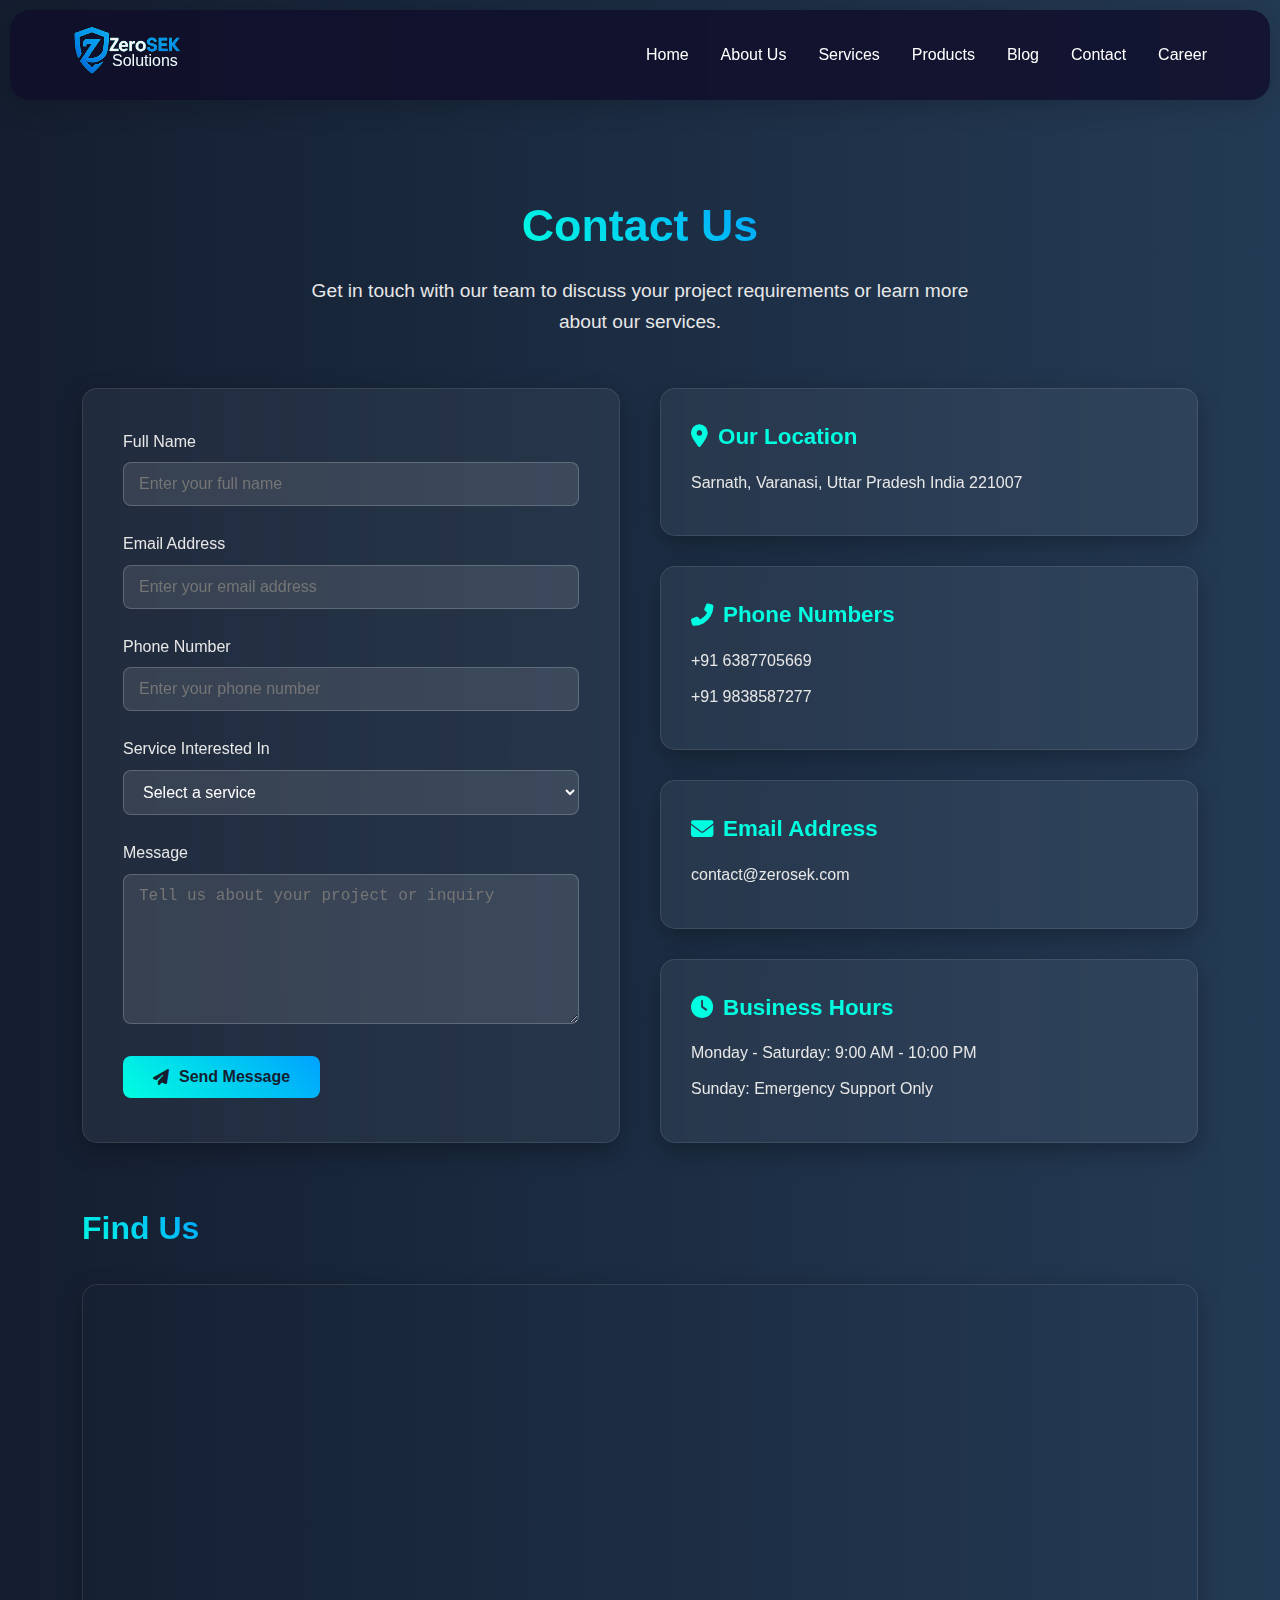
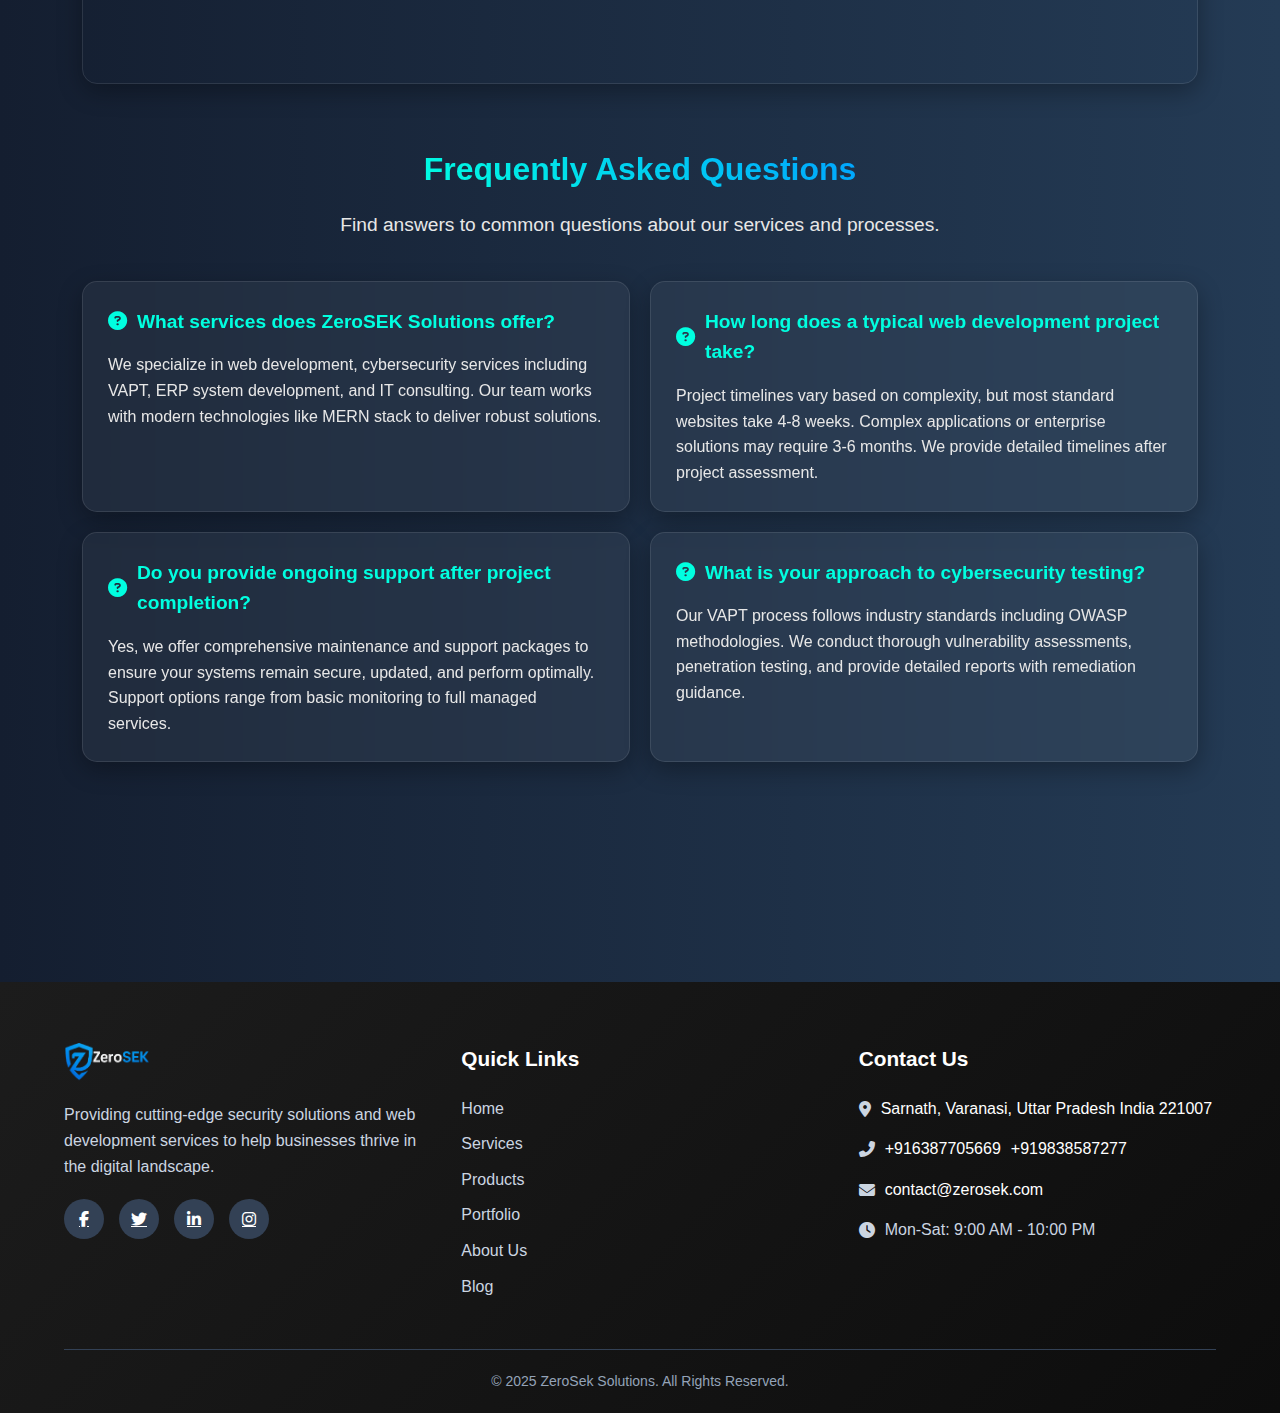
<file: contact/contact.html>
<!DOCTYPE html>
<html lang="en">
<head>
    <meta charset="UTF-8" />
    <meta name="viewport" content="width=device-width, initial-scale=1.0" />
    <meta name="description" content="Contact ZeroSEK Solutions - Get in touch with our team for web development, cybersecurity, and ERP solutions." />
    <meta name="keywords" content="ZeroSEK Solutions, Contact, Web Development, VAPT, Cybersecurity, MERN Stack, ERP Systems" />
    <meta name="author" content="ZeroSEK Solutions" />
    <title>Contact Us | ZeroSEK Solutions</title>
    <link rel="stylesheet" href="https://cdnjs.cloudflare.com/ajax/libs/font-awesome/6.4.0/css/all.min.css">
    <link rel="icon" type="image/png" href="../assets/herolog.png">
    <style>
        /* Google Fonts */
        @import url('https://fonts.googleapis.com/css2?family=Inter:wght@400;600;700&display=swap');
        
        * {
            margin: 0;
            padding: 0;
            box-sizing: border-box;
        }

        body {
            font-family: 'Segoe UI', Tahoma, Geneva, Verdana, sans-serif;
            background: linear-gradient(to right, #141e30, #243b55);
            color: #fff;
            line-height: 1.6;
            scroll-behavior: smooth;
        }

        .container {
            width: 90%;
            max-width: 1200px;
            margin: auto;
        }

        /* Header */
        header {
            backdrop-filter: blur(8px);
            background-color: rgba(15, 12, 41, 0.8);
            position: sticky;
            top: 0;
            z-index: 999;
            padding: 1rem 0;
            box-shadow: 0 4px 30px rgba(0, 0, 0, 0.2);
            margin: 10px;
            border-radius: 20px;
        }

        nav {
            display: flex;
            justify-content: space-between;
            align-items: center;
        }

        .logo {
            text-align: center;
        }

        .logo img {
            height: 50px;
            filter: drop-shadow(0 0 #00ffe0);
        }

        .logo-text {
            position: relative;
            left: -72px;
            top: -10px;
            color: #f0feff;
        }

        .nav-links {
            list-style: none;
            display: flex;
            gap: 2rem;
        }

        .nav-links a {
            color: #ffffff;
            text-decoration: none;
            font-weight: 500;
            transition: color 0.3s ease;
        }

        .nav-links a:hover {
            color: #00ffe0;
        }

        .mobile-menu-btn {
            display: none;
            background: none;
            border: none;
            color: #fff;
            font-size: 1.5rem;
        }

        /* Contact Section */
        .contact-section {
            padding: 80px 20px;
        }

        .contact-header {
            text-align: center;
            margin-bottom: 50px;
        }

        .contact-header h1 {
            font-size: 2.8rem;
            margin-bottom: 15px;
            background: linear-gradient(45deg, #00ffe0, #00a2ff);
            -webkit-background-clip: text;
            background-clip: text;
            color: transparent;
            display: inline-block;
        }

        .contact-header p {
            font-size: 1.2rem;
            color: #e7e7e7;
            max-width: 700px;
            margin: 0 auto;
        }

        /* Contact Content */
        .contact-content {
            display: grid;
            grid-template-columns: 1fr 1fr;
            gap: 40px;
            margin-bottom: 60px;
        }

        /* Contact Form */
        .contact-form {
            background: rgba(255, 255, 255, 0.05);
            border-radius: 15px;
            padding: 40px;
            box-shadow: 0 8px 24px rgba(0, 0, 0, 0.3);
            backdrop-filter: blur(10px);
            border: 1px solid rgba(255, 255, 255, 0.1);
        }

        .form-group {
            margin-bottom: 25px;
        }

        .form-group label {
            display: block;
            margin-bottom: 8px;
            color: #e7e7e7;
            font-weight: 500;
        }
        .contact-options{
            background: rgba(32, 32, 32, 0.904);
            border: 1px solid rgba(255, 255, 255, 0.2);
            border-radius: 8px;
            color: #fff;
            font-size: 1rem;
            transition: all 0.3s ease;
        }

        .form-control {
            width: 100%;
            padding: 12px 15px;
            background: rgba(255, 255, 255, 0.1);
            border: 1px solid rgba(255, 255, 255, 0.2);
            border-radius: 8px;
            color: #fff;
            font-size: 1rem;
            transition: all 0.3s ease;
        }

        .form-control:focus {
            outline: none;
            border-color: #00ffe0;
            box-shadow: 0 0 0 2px rgba(0, 255, 224, 0.2);
        }

        textarea.form-control {
            min-height: 150px;
            resize: vertical;
        }

        .submit-btn {
            display: inline-flex;
            align-items: center;
            gap: 10px;
            padding: 12px 30px;
            background: linear-gradient(45deg, #00ffe0, #00a2ff);
            color: #141e30;
            border: none;
            border-radius: 8px;
            font-weight: 600;
            font-size: 1rem;
            cursor: pointer;
            transition: all 0.3s ease;
        }

        .submit-btn:hover {
            transform: translateY(-2px);
            box-shadow: 0 5px 15px rgba(0, 255, 224, 0.4);
        }

        /* Contact Info */
        .contact-info {
            display: flex;
            flex-direction: column;
            gap: 30px;
        }

        .info-card {
            background: rgba(255, 255, 255, 0.05);
            border-radius: 15px;
            padding: 30px;
            box-shadow: 0 8px 24px rgba(0, 0, 0, 0.3);
            backdrop-filter: blur(10px);
            border: 1px solid rgba(255, 255, 255, 0.1);
            transition: all 0.3s ease;
        }

        .info-card:hover {
            transform: translateY(-5px);
            box-shadow: 0 10px 25px rgba(0, 255, 224, 0.2);
            border-color: rgba(0, 255, 224, 0.3);
        }

        .info-card h3 {
            font-size: 1.4rem;
            margin-bottom: 15px;
            color: #00ffe0;
            display: flex;
            align-items: center;
            gap: 10px;
        }

        .info-card p {
            color: #e7e7e7;
            margin-bottom: 10px;
        }

        .info-card a {
            color: #e7e7e7;
            text-decoration: none;
            transition: color 0.3s ease;
        }

        .info-card a:hover {
            color: #00ffe0;
        }

        /* Map Section */
        .map-section {
            margin-bottom: 60px;
        }

        .map-section h2 {
            font-size: 2rem;
            margin-bottom: 30px;
            text-align: center;
            background: linear-gradient(45deg, #00ffe0, #00a2ff);
            -webkit-background-clip: text;
            background-clip: text;
            color: transparent;
            display: inline-block;
        }

        .map-container {
            border-radius: 15px;
            overflow: hidden;
            box-shadow: 0 8px 24px rgba(0, 0, 0, 0.3);
            border: 1px solid rgba(255, 255, 255, 0.1);
            height: 400px;
        }

        .map-container iframe {
            width: 100%;
            height: 100%;
            border: none;
        }

        /* FAQ Section */
        .faq-section {
            margin-bottom: 60px;
        }

        .faq-header {
            text-align: center;
            margin-bottom: 40px;
        }

        .faq-header h2 {
            font-size: 2rem;
            margin-bottom: 15px;
            background: linear-gradient(45deg, #00ffe0, #00a2ff);
            -webkit-background-clip: text;
            background-clip: text;
            color: transparent;
            display: inline-block;
        }

        .faq-header p {
            font-size: 1.2rem;
            color: #e7e7e7;
            max-width: 700px;
            margin: 0 auto;
        }

        .faq-container {
            display: grid;
            grid-template-columns: repeat(auto-fill, minmax(500px, 1fr));
            gap: 20px;
        }

        .faq-item {
            background: rgba(255, 255, 255, 0.05);
            border-radius: 15px;
            padding: 25px;
            box-shadow: 0 8px 24px rgba(0, 0, 0, 0.3);
            backdrop-filter: blur(10px);
            border: 1px solid rgba(255, 255, 255, 0.1);
            transition: all 0.3s ease;
        }

        .faq-item:hover {
            transform: translateY(-5px);
            box-shadow: 0 10px 25px rgba(0, 255, 224, 0.2);
            border-color: rgba(0, 255, 224, 0.3);
        }

        .faq-question {
            font-size: 1.2rem;
            margin-bottom: 15px;
            color: #00ffe0;
            display: flex;
            align-items: center;
            gap: 10px;
        }

        .faq-answer {
            color: #e7e7e7;
            line-height: 1.6;
        }

        /* Footer */
        footer {
            background: linear-gradient(135deg, #1c1c1c, #0d0d0d);
            color: white;
            padding: 60px 0 20px;
            margin-top: 80px;
        }

        .footer-container {
            display: grid;
            grid-template-columns: repeat(auto-fit, minmax(250px, 1fr));
            gap: 40px;
            margin-bottom: 40px;
        }

        .footer-logo {
            display: flex;
            align-items: center;
            gap: 10px;
            margin-bottom: 20px;
        }

        .footer-logo img {
            height: 40px;
        }

        .footer-about p {
            color: #cbd5e1;
            margin-bottom: 20px;
        }

        .social-links {
            display: flex;
            gap: 15px;
        }

        .social-link {
            display: flex;
            align-items: center;
            justify-content: center;
            width: 40px;
            height: 40px;
            border-radius: 50%;
            background-color: #334155;
            color: white;
            transition: background-color 0.3s;
        }

        .social-link:hover {
            background-color: #00ffe0;
        }

        .footer-links h3,
        .footer-contact h3 {
            font-size: 1.3rem;
            margin-bottom: 20px;
            color: white;
        }

        .footer-links ul {
            list-style-type: none;
        }

        .footer-links li {
            margin-bottom: 10px;
        }

        .footer-links a {
            color: #cbd5e1;
            text-decoration: none;
            transition: color 0.3s;
        }

        .footer-links a:hover {
            color: white;
        }

        .footer-contact p {
            color: #cbd5e1;
            margin-bottom: 15px;
            display: flex;
            align-items: flex-start;
            gap: 10px;
        }

        .footer-contact i {
            margin-top: 5px;
        }

        .footer-bottom {
            text-align: center;
            padding-top: 20px;
            border-top: 1px solid #334155;
            color: #94a3b8;
            font-size: 14px;
        }

        .footer-contactus-links {
            color: white;
            text-decoration: none;
        }

        .footer-contactus-links:hover {
            color: rgb(55, 191, 191);
        }

        /* Responsive Design */
        @media (max-width: 992px) {
            .contact-content {
                grid-template-columns: 1fr;
            }
            
            .faq-container {
                grid-template-columns: 1fr;
            }
        }

        @media (max-width: 768px) {
            .nav-links {
                display: none;
                flex-direction: column;
                background: #1f1f1f;
                position: absolute;
                top: 70px;
                right: 0;
                width: 100%;
                text-align: right;
                padding: 1rem;
            }

            .nav-links.active {
                display: flex;
                backdrop-filter: blur(8px);
                background-color: rgba(15, 12, 41, 0.8);
                text-align: center;
                border-radius: 10px;
            }

            .mobile-menu-btn {
                display: block;
            }
            
            .contact-header h1 {
                font-size: 2.2rem;
            }
            
            .contact-header p {
                font-size: 1rem;
            }
            
            .contact-form {
                padding: 25px;
            }
            
            .map-container {
                height: 300px;
            }
        }

        @media (max-width: 576px) {
            .contact-header h1 {
                font-size: 1.8rem;
            }
            
            .faq-container {
                grid-template-columns: 1fr;
            }
            
            .faq-item {
                padding: 20px;
            }
        }
    </style>
</head>
<body>
    <!-- Header -->
    <header>
        <div class="container">
            <nav>
                <div class="logo">
                    <img src="../assets/zeroseklogo.png" alt="Zeroseksolutions Logo" id="logo-img">
                    <span class="logo-text">Solutions</span>
                </div>
                <ul class="nav-links" id="navLinks">
                    <li class="li-link"><a href="../index.html">Home</a></li>
                    <li class="li-link"><a href="../about/index.html">About Us</a></li>
                    <li class="li-link"><a href="../index.html#services">Services</a></li>
                    <li class="li-link"><a href="../index.html#products">Products</a></li>
                    <li class="li-link"><a href="../index.html#blog">Blog</a></li>
                    <li class="li-link"><a href="#contact">Contact</a></li>
                    <li class="li-link"><a href="../career/career.html">Career</a></li>
                </ul>
                <button class="mobile-menu-btn" id="mobileMenuBtn">
                    <i class="fas fa-bars"></i>
                </button>
            </nav>
        </div>
    </header>

    <!-- Contact Section -->
    <section class="contact-section">
        <div class="container">
            <div class="contact-header">
                <h1>Contact Us</h1>
                <p>Get in touch with our team to discuss your project requirements or learn more about our services.</p>
            </div>

            <div class="contact-content">
                <!-- Contact Form -->
                <div class="contact-form">
                    <form id="contactForm">
                        <div class="form-group">
                            <label for="name">Full Name</label>
                            <input type="text" id="name" class="form-control" placeholder="Enter your full name" required>
                        </div>
                        <div class="form-group">
                            <label for="email">Email Address</label>
                            <input type="email" id="email" class="form-control" placeholder="Enter your email address" required>
                        </div>
                        <div class="form-group">
                            <label for="phone">Phone Number</label>
                            <input type="tel" id="phone" class="form-control" placeholder="Enter your phone number">
                        </div>
                        <div class="form-group">
                            <label for="service">Service Interested In</label>
                            <select id="service" class="form-control">
                                <option class="contact-options" value="">Select a service</option>
                                <option class="contact-options" value="web-development">Web Development</option>
                                <option class="contact-options" value="cybersecurity">Cybersecurity & VAPT</option>
                                <option class="contact-options" value="erp">ERP Systems</option>
                                <option class="contact-options" value="consulting">IT Consulting</option>
                                <option class="contact-options" value="other">Other</option>
                            </select>
                        </div>
                        <div class="form-group">
                            <label for="message">Message</label>
                            <textarea id="message" class="form-control" placeholder="Tell us about your project or inquiry" required></textarea>
                        </div>
                        <button type="submit" class="submit-btn">
                            <i class="fas fa-paper-plane"></i> Send Message
                        </button>
                    </form>
                </div>

                <!-- Contact Info -->
                <div class="contact-info">
                    <div class="info-card">
                        <h3><i class="fas fa-map-marker-alt"></i> Our Location</h3>
                        <p>Sarnath, Varanasi, Uttar Pradesh India 221007</p>
                    </div>
                    
                    <div class="info-card">
                        <h3><i class="fas fa-phone-alt"></i> Phone Numbers</h3>
                        <p><a href="tel:+916387705669">+91 6387705669</a></p>
                        <p><a href="tel:+919838587277">+91 9838587277</a></p>
                    </div>
                    
                    <div class="info-card">
                        <h3><i class="fas fa-envelope"></i> Email Address</h3>
                        <p><a href="mailto:contact@zerosek.com">contact@zerosek.com</a></p>
                    </div>
                    
                    <div class="info-card">
                        <h3><i class="fas fa-clock"></i> Business Hours</h3>
                        <p>Monday - Saturday: 9:00 AM - 10:00 PM</p>
                        <p>Sunday: Emergency Support Only</p>
                    </div>
                </div>
            </div>

            <!-- Map Section -->
            <div class="map-section">
                <h2>Find Us</h2>
                <div class="map-container">
                    <iframe src="https://www.google.com/maps/embed?pb=!1m18!1m12!1m3!1d22944.008036110372!2d83.00419223762022!3d25.37297453651202!2m3!1f0!2f0!3f0!3m2!1i1024!2i768!4f13.1!3m3!1m2!1s0x398e2ee870d6a12b%3A0xa1c385b2ea1fa974!2z4KS44KS-4KSw4KSo4KS-4KSlLCDgpLXgpL7gpLDgpL7gpKPgpLjgpYAsIOCkieCkpOCljeCkpOCksCDgpKrgpY3gpLDgpKbgpYfgpLYgMjIxMDA3!5e1!3m2!1shi!2sin!4v1751201464346!5m2!1shi!2sin" allowfullscreen="" loading="lazy" referrerpolicy="no-referrer-when-downgrade"></iframe>
                </div>
            </div>

            <!-- FAQ Section -->
            <div class="faq-section">
                <div class="faq-header">
                    <h2>Frequently Asked Questions</h2>
                    <p>Find answers to common questions about our services and processes.</p>
                </div>
                
                <div class="faq-container">
                    <div class="faq-item">
                        <h3 class="faq-question"><i class="fas fa-question-circle"></i> What services does ZeroSEK Solutions offer?</h3>
                        <p class="faq-answer">We specialize in web development, cybersecurity services including VAPT, ERP system development, and IT consulting. Our team works with modern technologies like MERN stack to deliver robust solutions.</p>
                    </div>
                    
                    <div class="faq-item">
                        <h3 class="faq-question"><i class="fas fa-question-circle"></i> How long does a typical web development project take?</h3>
                        <p class="faq-answer">Project timelines vary based on complexity, but most standard websites take 4-8 weeks. Complex applications or enterprise solutions may require 3-6 months. We provide detailed timelines after project assessment.</p>
                    </div>
                    
                    <div class="faq-item">
                        <h3 class="faq-question"><i class="fas fa-question-circle"></i> Do you provide ongoing support after project completion?</h3>
                        <p class="faq-answer">Yes, we offer comprehensive maintenance and support packages to ensure your systems remain secure, updated, and perform optimally. Support options range from basic monitoring to full managed services.</p>
                    </div>
                    
                    <div class="faq-item">
                        <h3 class="faq-question"><i class="fas fa-question-circle"></i> What is your approach to cybersecurity testing?</h3>
                        <p class="faq-answer">Our VAPT process follows industry standards including OWASP methodologies. We conduct thorough vulnerability assessments, penetration testing, and provide detailed reports with remediation guidance.</p>
                    </div>
                </div>
            </div>
        </div>
    </section>

    <footer>
        <div class="container">
            <div class="footer-container">
                <div class="footer-about">
                    <div class="footer-logo">
                        <img src="../assets/zeroseklogo.png" alt="Ashtrasolutions Logo" loading="lazy">
                    </div>
                    <p>Providing cutting-edge security solutions and web development services to help businesses thrive
                        in the digital landscape.</p>
                    <div class="social-links">
                        <a href="https://www.facebook.com/profile.php?id=61578268196863" target="_blank"
                            class="social-link"><i class="fab fa-facebook-f"></i></a>
                        <a href="https://x.com/zeroseksolution" target="_blank" class="social-link"><i
                                class="fab fa-twitter"></i></a>
                        <a href="https://www.linkedin.com/in/zerosek-solutions-llp-55b2aa374/" target="_blank"
                            class="social-link"><i class="fab fa-linkedin-in"></i></a>
                        <a href="https://www.instagram.com/zeroseksolutions/" target="_blank" class="social-link"><i
                                class="fab fa-instagram"></i></a>
                    </div>
                </div>
                <div class="footer-links">
                    <h3>Quick Links</h3>
                    <ul>
                        <li><a href="../index.html">Home</a></li>
                        <li><a href="../index.html#services">Services</a></li>
                        <li><a href="../index.html#products">Products</a></li>
                        <li><a href="../portfolio/portfolio.html">Portfolio</a></li>
                        <li><a href="index.html">About Us</a></li>
                        <li><a href="../index.html#blog">Blog</a></li>
                        <!-- <li><a href="#book-meeting">Book a Meeting</a></li> -->
                        <!-- <li><a href="../index.html#contact">Contact Us</a></li> -->
                    </ul>
                </div>
                <div class="footer-contact">
                    <h3>Contact Us</h3>
                    <p><i class="fas fa-map-marker-alt"></i> <a class="footer-contactus-links"
                            href="https://www.google.com/maps/place/%E0%A4%B0%E0%A5%81%E0%A4%A6%E0%A5%8D%E0%A4%B0+%E0%A4%AB%E0%A5%8D%E0%A4%B2%E0%A5%88%E0%A4%9F/@25.369287,83.023739,348m/data=!3m1!1e3!4m6!3m5!1s0x398e2eefbc0c0719:0x6e1eda5f5d2db608!8m2!3d25.3692869!4d83.023739!16s%2Fg%2F11d_ymjwr6?hl=hi&entry=ttu&g_ep=EgoyMDI1MDYyMy4yIKXMDSoASAFQAw%3D%3D">Sarnath,
                            Varanasi, Uttar Pradesh India 221007</a></p>
                    <p><i class="fas fa-phone-alt"></i>
                        <a class="footer-contactus-links" href="tel:+916387705669">+916387705669</a>
                        <a class="footer-contactus-links" href="tel:+919838587277">+919838587277</a>
                    </p>
                    <p><i class="fas fa-envelope"></i> <a class="footer-contactus-links"
                            href="mailto:contact@zerosek.com">contact@zerosek.com</a></p>
                    <p><i class="fas fa-clock"></i> Mon-Sat: 9:00 AM - 10:00 PM</p>
                </div>
            </div>
            <div class="footer-bottom">
                <p>&copy; 2025 ZeroSek Solutions. All Rights Reserved.</p>
            </div>
        </div>
    </footer>

    <script>
    // Mobile menu toggle
    const mobileMenuBtn = document.getElementById('mobileMenuBtn');
    const navLinks = document.getElementById('navLinks');
    
    mobileMenuBtn.addEventListener('click', () => {
        navLinks.classList.toggle('active');
    });

     document.getElementById('contactForm').addEventListener('submit', async (e) => {
        e.preventDefault();

        // Get form elements
        const name = document.getElementById('name');
        const email = document.getElementById('email');
        const phone = document.getElementById('phone');
        const service = document.getElementById('service');
        const message = document.getElementById('message');

        // Simple Validation Logic
        if (name.value.trim() === '') {
            alert("Please enter your full name.");
            name.focus();
            return;
        }

        if (email.value.trim() === '') {
            alert("Please enter your email address.");
            email.focus();
            return;
        }

        const emailRegex = /^[^\s@]+@[^\s@]+\.[^\s@]+$/;
        if (!emailRegex.test(email.value.trim())) {
            alert("Please enter a valid email address.");
            email.focus();
            return;
        }

        if (service.value === '') {
            alert("Please select a service you're interested in.");
            service.focus();
            return;
        }

        if (message.value.trim().length < 10) {
            alert("Message should be at least 10 characters.");
            message.focus();
            return;
        }

        // Prepare form data
        const formData = {
            name: name.value.trim(),
            email: email.value.trim(),
            phone: phone.value.trim(),
            subject: service.value,
            message: message.value.trim()
        };
        
        // Submit form data
        try {
            const res = await fetch("https://zerobackend.vercel.app/api/contacts/contact", {
                method: "POST",
                headers: {
                    "Content-Type": "application/json",
                    "Accept": "application/json"
                },
                body: JSON.stringify(formData)
            });

            if (!res.ok) {
                const errorText = await res.text();
                throw new Error(`Server error (${res.status}): ${errorText}`);
            }

            const data = await res.json();
            console.log("Success:", data);

            alert(`Thank you ${formData.name}! Your message has been received.`);

            // Reset form
            e.target.reset();

        } catch (error) {
            console.error("Error submitting form:", error);
            alert("An error occurred while submitting the form. Please try again later.");
        }
    });

    // Form submission handling
    // document.getElementById('contactForm').addEventListener('submit', async (e) => {
    //     e.preventDefault();

    //     // Get form values
    //     const name = document.getElementById('name').value;
    //     const email = document.getElementById('email').value;
    //     const phone = document.getElementById('phone').value;
    //     const subject = document.getElementById('service').value;
    //     const message = document.getElementById('message').value;

    //     // console.log(name, email, phone, subject, message);

    //     try {
    //         const res = await fetch("https://zerobackend.vercel.app/api/contacts/contact", {
    //             method: "POST",
    //             headers: {
    //                 "Content-Type": "application/json",
    //             },
    //             body: JSON.stringify({
    //                 name,
    //                 email,
    //                 phone,
    //                 subject,
    //                 message,
    //             }),
    //         });

    //         const data = await res.json();
    //         // console.log(data);

    //         // Show success alert
    //         alert(`Thank you ${name}! Your message has been received. We'll get back to you soon at ${email}.`);

    //         // Reset form
    //         e.target.reset();
    //     } catch (error) {
    //         console.error("Error submitting form:", error);
    //         alert("There was an error submitting the form. Please try again later.");
    //     }
    // });
    </script>

</body>
</html>
</file>
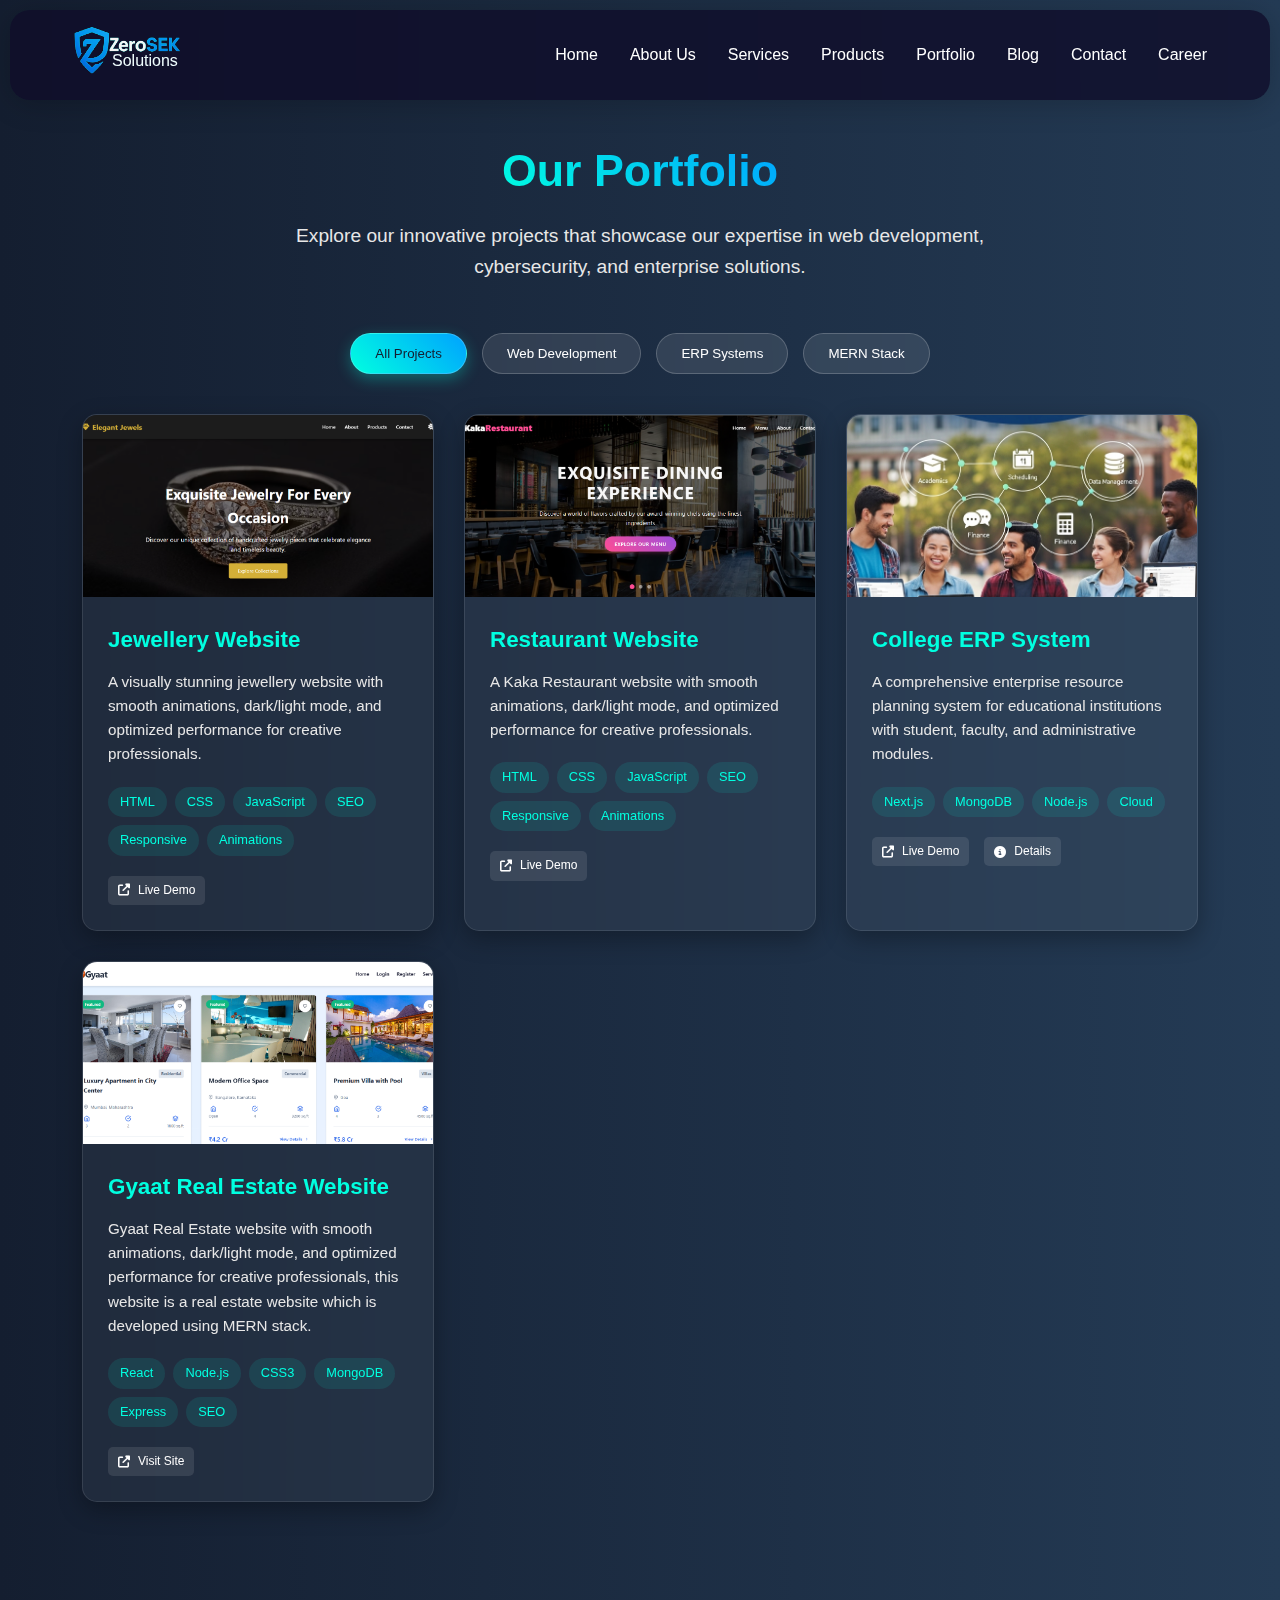
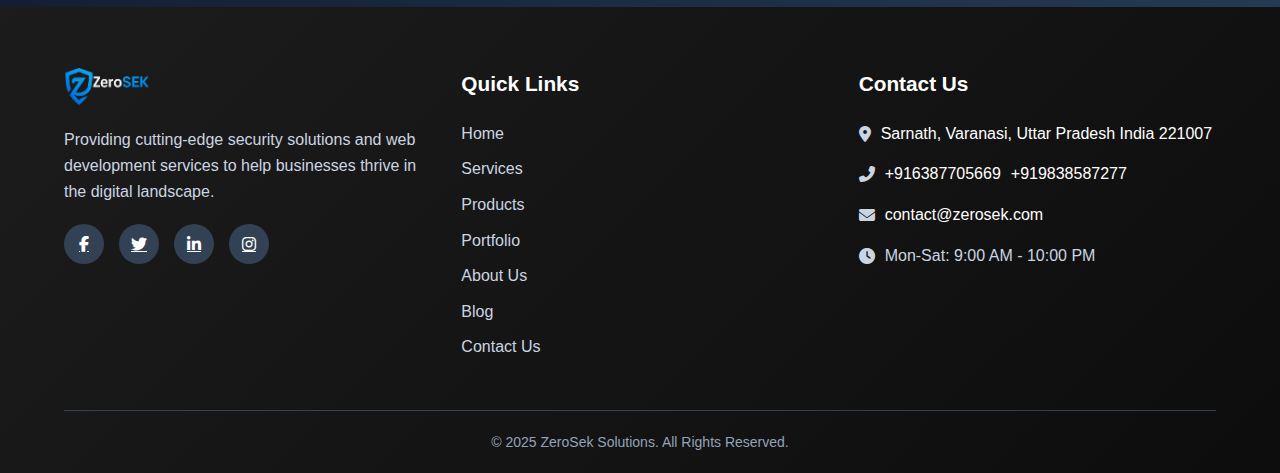
<file: portfolio/portfolio.html>
<!DOCTYPE html>
<html lang="en">
  <head>
    <meta charset="UTF-8" />
    <meta name="viewport" content="width=device-width, initial-scale=1.0" />
    <meta
      name="description"
      content="ZeroSEK Solutions Portfolio - Explore our cutting-edge web development, cybersecurity, and ERP projects."
    />
    <meta
      name="keywords"
      content="ZeroSEK Solutions, Portfolio, Web Development, VAPT, Cybersecurity, MERN Stack, ERP Systems"
    />
    <meta name="author" content="ZeroSEK Solutions" />
    <title>Portfolio | ZeroSEK Solutions</title>
    <link
      rel="stylesheet"
      href="https://cdnjs.cloudflare.com/ajax/libs/font-awesome/6.4.0/css/all.min.css"
    />
    <link rel="icon" type="image/png" href="../assets/herolog.png" />
    <style>
      /* Google Fonts */
      @import url("https://fonts.googleapis.com/css2?family=Inter:wght@400;600;700&display=swap");

      * {
        margin: 0;
        padding: 0;
        box-sizing: border-box;
      }

      body {
        font-family: "Segoe UI", Tahoma, Geneva, Verdana, sans-serif;
        background: linear-gradient(to right, #141e30, #243b55);
        color: #fff;
        line-height: 1.6;
        scroll-behavior: smooth;
      }

      .container {
        width: 90%;
        max-width: 1200px;
        margin: auto;
      }

      /* Header */
      header {
        backdrop-filter: blur(8px);
        background-color: rgba(15, 12, 41, 0.8);
        position: sticky;
        top: 0;
        z-index: 999;
        padding: 1rem 0;
        box-shadow: 0 4px 30px rgba(0, 0, 0, 0.2);
        margin: 10px;
        border-radius: 20px;
      }

      nav {
        display: flex;
        justify-content: space-between;
        align-items: center;
      }

      .logo {
        text-align: center;
      }

      .logo img {
        height: 50px;
        filter: drop-shadow(0 0 #00ffe0);
      }

      .logo-text {
        position: relative;
        left: -72px;
        top: -10px;
        color: #f0feff;
      }

      .nav-links {
        list-style: none;
        display: flex;
        gap: 2rem;
      }

      .nav-links a {
        color: #ffffff;
        text-decoration: none;
        font-weight: 500;
        transition: color 0.3s ease;
      }

      .nav-links a:hover {
        color: #00ffe0;
      }

      .mobile-menu-btn {
        display: none;
        background: none;
        border: none;
        color: #fff;
        font-size: 1.5rem;
      }

      /* Portfolio Section */
      .portfolio-section {
        padding: 25px 20px;
      }

      .portfolio-header {
        text-align: center;
        margin-bottom: 50px;
      }

      .portfolio-header h1 {
        font-size: 2.8rem;
        margin-bottom: 15px;
        background: linear-gradient(45deg, #00ffe0, #00a2ff);
        -webkit-background-clip: text;
        background-clip: text;
        color: transparent;
        display: inline-block;
      }

      .portfolio-header p {
        font-size: 1.2rem;
        color: #e7e7e7;
        max-width: 700px;
        margin: 0 auto;
      }

      /* Filter Buttons */
      .filter-buttons {
        display: flex;
        justify-content: center;
        flex-wrap: wrap;
        gap: 15px;
        margin-bottom: 40px;
      }

      .filter-btn {
        padding: 12px 24px;
        background: rgba(255, 255, 255, 0.1);
        border: 1px solid rgba(255, 255, 255, 0.2);
        color: #fff;
        border-radius: 30px;
        cursor: pointer;
        transition: all 0.3s ease;
        font-weight: 500;
        backdrop-filter: blur(10px);
      }

      .filter-btn:hover {
        background: rgba(0, 255, 224, 0.2);
        transform: translateY(-2px);
      }

      .filter-btn.active {
        background: linear-gradient(45deg, #00ffe0, #00a2ff);
        color: #141e30;
        box-shadow: 0 5px 15px rgba(0, 255, 224, 0.3);
      }

      /* Portfolio Grid */
      .portfolio-grid {
        display: grid;
        grid-template-columns: repeat(auto-fill, minmax(350px, 1fr));
        gap: 30px;
      }

      .portfolio-item {
        background: rgba(255, 255, 255, 0.05);
        border-radius: 15px;
        overflow: hidden;
        transition: all 0.3s ease;
        box-shadow: 0 8px 24px rgba(0, 0, 0, 0.3);
        backdrop-filter: blur(10px);
        border: 1px solid rgba(255, 255, 255, 0.1);
      }

      .portfolio-item:hover {
        transform: translateY(-10px);
        box-shadow: 0 15px 35px rgba(0, 255, 224, 0.2);
        border-color: rgba(0, 255, 224, 0.3);
      }

      .portfolio-img {
        width: 100%;
        height: 182px;
        overflow: hidden;
        position: relative;
      }

      .portfolio-img img {
        width: 100%;
        height: 100%;
        object-fit: cover;
        transition: transform 0.5s ease;
      }

      .portfolio-item:hover .portfolio-img img {
        transform: scale(1.1);
      }

      .portfolio-content {
        padding: 25px;
      }

      .portfolio-content h3 {
        font-size: 1.4rem;
        margin-bottom: 12px;
        color: #00ffe0;
      }

      .portfolio-content p {
        color: #e7e7e7;
        margin-bottom: 20px;
        font-size: 0.95rem;
        line-height: 1.6;
      }

      .portfolio-tech {
        display: flex;
        flex-wrap: wrap;
        gap: 8px;
        margin-bottom: 20px;
      }

      .tech-tag {
        background: rgba(0, 255, 224, 0.1);
        color: #00ffe0;
        padding: 5px 12px;
        border-radius: 20px;
        font-size: 0.8rem;
        font-weight: 500;
      }

      .portfolio-links {
        display: flex;
        gap: 15px;
      }

      .portfolio-link {
        display: inline-flex;
        align-items: center;
        gap: 8px;
        padding: 5px 10px;
        background: rgba(255, 255, 255, 0.1);
        color: #fff;
        text-decoration: none;
        border-radius: 5px;
        transition: all 0.3s ease;
        font-size: 12px;
      }

      .portfolio-link:hover {
        background: linear-gradient(45deg, #00ffe0, #00a2ff);
        color: #141e30;
      }

      /* Footer */
      footer {
        background: linear-gradient(135deg, #1c1c1c, #0d0d0d);
        color: white;
        padding: 60px 0 20px;
        margin-top: 80px;
      }

      .footer-container {
        display: grid;
        grid-template-columns: repeat(auto-fit, minmax(250px, 1fr));
        gap: 40px;
        margin-bottom: 40px;
      }

      .footer-logo {
        display: flex;
        align-items: center;
        gap: 10px;
        margin-bottom: 20px;
      }

      .footer-logo img {
        height: 40px;
      }

      .footer-about p {
        color: #cbd5e1;
        margin-bottom: 20px;
      }

      .social-links {
        display: flex;
        gap: 15px;
      }

      .social-link {
        display: flex;
        align-items: center;
        justify-content: center;
        width: 40px;
        height: 40px;
        border-radius: 50%;
        background-color: #334155;
        color: white;
        transition: background-color 0.3s;
      }

      .social-link:hover {
        background-color: #00ffe0;
      }

      .footer-links h3,
      .footer-contact h3 {
        font-size: 1.3rem;
        margin-bottom: 20px;
        color: white;
      }

      .footer-links ul {
        list-style-type: none;
      }

      .footer-links li {
        margin-bottom: 10px;
      }

      .footer-links a {
        color: #cbd5e1;
        text-decoration: none;
        transition: color 0.3s;
      }

      .footer-links a:hover {
        color: white;
      }

      .footer-contact p {
        color: #cbd5e1;
        margin-bottom: 15px;
        display: flex;
        align-items: flex-start;
        gap: 10px;
      }

      .footer-contact i {
        margin-top: 5px;
      }

      .footer-bottom {
        text-align: center;
        padding-top: 20px;
        border-top: 1px solid #334155;
        color: #94a3b8;
        font-size: 14px;
      }

      .footer-contactus-links {
        color: white;
        text-decoration: none;
      }

      .footer-contactus-links:hover {
        color: rgb(55, 191, 191);
      }

      /* Responsive Design */
      @media (max-width: 992px) {
        .portfolio-grid {
          grid-template-columns: repeat(auto-fill, minmax(300px, 1fr));
        }
      }

      @media (max-width: 768px) {
        .nav-links {
          display: none;
          flex-direction: column;
          background: #1f1f1f;
          position: absolute;
          top: 70px;
          right: 0;
          width: 100%;
          text-align: right;
          padding: 1rem;
        }

        .nav-links.active {
          display: flex;
          backdrop-filter: blur(8px);
          background-color: rgba(15, 12, 41, 0.8);
          text-align: center;
          border-radius: 10px;
        }

        .mobile-menu-btn {
          display: block;
        }

        .portfolio-header h1 {
          font-size: 2.2rem;
        }

        .portfolio-header p {
          font-size: 1rem;
        }

        .filter-buttons {
          gap: 10px;
        }

        .filter-btn {
          padding: 10px 20px;
          font-size: 0.9rem;
        }
      }

      @media (max-width: 576px) {
        .portfolio-grid {
          grid-template-columns: 1fr;
        }

        .portfolio-header h1 {
          font-size: 1.8rem;
        }

        .filter-buttons {
          gap: 8px;
        }

        .filter-btn {
          padding: 8px 16px;
          font-size: 0.8rem;
        }
      }
    </style>
  </head>
  <body>
    <!-- Header -->
    <header>
      <div class="container">
        <nav>
          <div class="logo">
            <img
              src="../assets/zeroseklogo.png"
              alt="Zeroseksolutions Logo"
              id="logo-img"
            />
            <span class="logo-text">Solutions</span>
          </div>
          <ul class="nav-links" id="navLinks">
            <li class="li-link"><a href="../index.html">Home</a></li>
            <li class="li-link"><a href="../about/index.html">About Us</a></li>
            <li class="li-link">
              <a href="../index.html#services">Services</a>
            </li>
            <li class="li-link">
              <a href="../index.html#products">Products</a>
            </li>
            <li class="li-link"><a href="#portfolio">Portfolio</a></li>
            <li class="li-link"><a href="../index.html#blog">Blog</a></li>
            <li class="li-link"><a href="../contact/contact.html">Contact</a></li>
            <li class="li-link"><a href="../career/career.html">Career</a></li>
          </ul>
          <button class="mobile-menu-btn" id="mobileMenuBtn">
            <i class="fas fa-bars"></i>
          </button>
        </nav>
      </div>
    </header>

    <!-- Portfolio Section -->
    <section class="portfolio-section">
      <div class="container">
        <div class="portfolio-header">
          <h1>Our Portfolio</h1>
          <p>
            Explore our innovative projects that showcase our expertise in web
            development, cybersecurity, and enterprise solutions.
          </p>
        </div>

        <!-- Filter Buttons -->
        <div class="filter-buttons">
          <button class="filter-btn active" data-filter="all">
            All Projects
          </button>
          <button class="filter-btn" data-filter="web">Web Development</button>
          <!-- <button class="filter-btn" data-filter="cyber">Cybersecurity</button> -->
          <button class="filter-btn" data-filter="erp">ERP Systems</button>
          <button class="filter-btn" data-filter="mern">MERN Stack</button>
        </div>

        <!-- Portfolio Grid -->
        <div class="portfolio-grid">
          <!-- Project 1 -->
          <!-- <div class="portfolio-item" data-category="web mern">
            <div class="portfolio-img">
              <img src="../assets/e_comm.png" alt="E-Commerce Platform" />
            </div>
            <div class="portfolio-content">
              <h3>E-Commerce Platform</h3>
              <p>
                A full-featured online shopping platform with product
                management, user authentication, payment integration, and admin
                dashboard.
              </p>
              <div class="portfolio-tech">
                <span class="tech-tag">React</span>
                <span class="tech-tag">Node.js</span>
                <span class="tech-tag">MongoDB</span>
                <span class="tech-tag">Stripe</span>
              </div>
              <div class="portfolio-links">
                <a href="#" class="portfolio-link"
                  ><i class="fas fa-external-link-alt"></i> Live Demo</a
                >
                <a href="#" class="portfolio-link"><i class="fab fa-github"></i> GitHub</a>
              </div>
            </div>
          </div> -->

          <div class="portfolio-item" data-category="web static">
            <div class="portfolio-img">
              <img src="../assets/jewellery.png" alt="static website" />
            </div>
            <div class="portfolio-content">
              <h3>Jewellery Website</h3>
              <p>
                A visually stunning jewellery website with smooth animations,
                dark/light mode, and optimized performance for creative
                professionals.
              </p>
              <div class="portfolio-tech">
                <span class="tech-tag">HTML</span>
                <span class="tech-tag">CSS</span>
                <span class="tech-tag">JavaScript</span>
                <span class="tech-tag">SEO</span>
                <span class="tech-tag">Responsive</span>
                <span class="tech-tag">Animations</span>
              </div>
              <div class="portfolio-links">
                <a href="https://jewelry.gyaat.in/" target="_blank" class="portfolio-link"
                  ><i class="fas fa-external-link-alt"></i> Live Demo</a
                >
                <!-- <a href="#" class="portfolio-link"
                  ><i class="fas fa-file-pdf"></i> Report</a
                > -->
              </div>
            </div>
          </div>

          <div class="portfolio-item" data-category="web static">
            <div class="portfolio-img">
              <img src="../assets/restaurant.png" alt="static website" />
            </div>
            <div class="portfolio-content">
              <h3>Restaurant Website</h3>
              <p>
                A Kaka Restaurant website with smooth animations, dark/light
                mode, and optimized performance for creative professionals.
              </p>
              <div class="portfolio-tech">
                <span class="tech-tag">HTML</span>
                <span class="tech-tag">CSS</span>
                <span class="tech-tag">JavaScript</span>
                <span class="tech-tag">SEO</span>
                <span class="tech-tag">Responsive</span>
                <span class="tech-tag">Animations</span>
              </div>
              <div class="portfolio-links">
                 <a href="https://restaurant.gyaat.in/" target="_blank" class="portfolio-link"
                  ><i class="fas fa-external-link-alt"></i> Live Demo</a
                >
                <!-- <a href="#" class="portfolio-link"
                  ><i class="fas fa-file-pdf"></i> Report</a
                > -->
              </div>
            </div>
          </div>

          <!-- Project 2 -->
          <!-- <div class="portfolio-item" data-category="cyber">
            <div class="portfolio-img">
              <img src="../assets/vapt_dashboard.png" alt="VAPT Dashboard" />
            </div>
            <div class="portfolio-content">
              <h3>Vulnerability Assessment Dashboard</h3>
              <p>
                A comprehensive dashboard for vulnerability assessment and
                penetration testing with real-time scanning and reporting
                capabilities.
              </p>
              <div class="portfolio-tech">
                <span class="tech-tag">Python</span>
                <span class="tech-tag">React</span>
                <span class="tech-tag">Cybersecurity</span>
                <span class="tech-tag">OWASP</span>
              </div>
              <div class="portfolio-links">
                <a href="#" class="portfolio-link"
                  ><i class="fas fa-external-link-alt"></i> Case Study</a
                >
                <a href="#" class="portfolio-link"
                  ><i class="fas fa-file-pdf"></i> Report</a
                >
              </div>
            </div>
          </div> -->

          <!-- Project 3 -->
          <div class="portfolio-item" data-category="erp web">
            <div class="portfolio-img">
              <img
                src="../assets/College ERP System.png"
                alt="College ERP System"
              />
            </div>
            <div class="portfolio-content">
              <h3>College ERP System</h3>
              <p>
                A comprehensive enterprise resource planning system for
                educational institutions with student, faculty, and
                administrative modules.
              </p>
              <div class="portfolio-tech">
                <span class="tech-tag">Next.js</span>
                <span class="tech-tag">MongoDB</span>
                <span class="tech-tag">Node.js</span>
                <span class="tech-tag">Cloud</span>
              </div>
              <div class="portfolio-links">
                <a href="#" class="portfolio-link"
                  ><i class="fas fa-external-link-alt"></i> Live Demo</a
                >
                <a href="#" class="portfolio-link"
                  ><i class="fas fa-info-circle"></i> Details</a
                >
              </div>
            </div>
          </div>

             <div class="portfolio-item" data-category="web mern">
            <div class="portfolio-img">
              <img
                src="../assets/gyaatportfolio.png"
                alt="Portfolio Website"
              />
            </div>
            <div class="portfolio-content">
              <h3>Gyaat Real Estate Website</h3>
              <p>
                Gyaat Real Estate website with smooth animations, dark/light mode, and optimized performance for creative professionals, this website is a real estate website which is developed using MERN stack.
              </p>
              <div class="portfolio-tech">
                <span class="tech-tag">React</span>
                <span class="tech-tag">Node.js</span>
                <span class="tech-tag">CSS3</span>
                <span class="tech-tag">MongoDB</span>
                <span class="tech-tag">Express</span>
                <span class="tech-tag">SEO</span>
              </div>
              <div class="portfolio-links">
                <a href="https://gyaat.in/" target="_blank" class="portfolio-link"
                  ><i class="fas fa-external-link-alt"></i> Visit Site</a
                >
                <!-- <a href="#" class="portfolio-link"><i class="fab fa-github"></i> GitHub</a> -->
              </div>
            </div>
          </div>

          <!-- Project 4 -->
          <!-- <div class="portfolio-item" data-category="web mern">
            <div class="portfolio-img">
              <img
                src="../assets/creative_portfolio.png"
                alt="Portfolio Website"
              />
            </div>
            <div class="portfolio-content">
              <h3>Creative Portfolio Website</h3>
              <p>
                A visually stunning portfolio website with smooth animations,
                dark/light mode, and optimized performance for creative
                professionals.
              </p>
              <div class="portfolio-tech">
                <span class="tech-tag">React</span>
                <span class="tech-tag">GSAP</span>
                <span class="tech-tag">CSS3</span>
                <span class="tech-tag">SEO</span>
              </div>
              <div class="portfolio-links">
                <a href="#" class="portfolio-link"
                  ><i class="fas fa-external-link-alt"></i> Visit Site</a
                >
                <a href="#" class="portfolio-link"><i class="fab fa-github"></i> GitHub</a>
              </div>
            </div>
          </div> -->

          <!-- Project 5 -->
          <!-- <div class="portfolio-item" data-category="cyber">
                    <div class="portfolio-img">
                        <img src="https://via.placeholder.com/600x400/141e30/00ffe0?text=API+Security" alt="API Security Testing">
                    </div>
                    <div class="portfolio-content">
                        <h3>API Security Testing Framework</h3>
                        <p>A custom framework for comprehensive API security testing, including authentication bypass, injection attacks, and data exposure tests.</p>
                        <div class="portfolio-tech">
                            <span class="tech-tag">Python</span>
                            <span class="tech-tag">REST API</span>
                            <span class="tech-tag">Security</span>
                            <span class="tech-tag">Automation</span>
                        </div>
                        <div class="portfolio-links">
                            <a href="#" class="portfolio-link"><i class="fas fa-file-pdf"></i> Case Study</a>
                            <a href="#" class="portfolio-link"><i class="fas fa-tools"></i> Documentation</a>
                        </div>
                    </div>
                </div> -->

          <!-- Project 6 -->
          <!-- <div class="portfolio-item" data-category="web mern">
                    <div class="portfolio-img">
                        <img src="https://via.placeholder.com/600x400/141e30/00ffe0?text=Task+Manager" alt="Task Management App">
                    </div>
                    <div class="portfolio-content">
                        <h3>Task Management Application</h3>
                        <p>A collaborative task management application with real-time updates, team collaboration, and progress tracking features.</p>
                        <div class="portfolio-tech">
                            <span class="tech-tag">MERN</span>
                            <span class="tech-tag">Socket.io</span>
                            <span class="tech-tag">JWT</span>
                            <span class="tech-tag">Responsive</span>
                        </div>
                        <div class="portfolio-links">
                            <a href="#" class="portfolio-link"><i class="fas fa-external-link-alt"></i> Live Demo</a>
                            <a href="#" class="portfolio-link"><i class="fab fa-github"></i> GitHub</a>
                        </div>
                    </div>
                </div> -->
        </div>
      </div>
    </section>

    <!-- Footer -->
    <footer>
      <div class="container">
        <div class="footer-container">
          <div class="footer-about">
            <div class="footer-logo">
              <img
                src="../assets/zeroseklogo.png"
                alt="Zeroseksolutions Logo"
                loading="lazy"
              />
            </div>
            <p>
              Providing cutting-edge security solutions and web development
              services to help businesses thrive in the digital landscape.
            </p>
            <div class="social-links">
              <a
                href="https://www.facebook.com/profile.php?id=61578268196863"
                target="_blank"
                class="social-link"
                ><i class="fab fa-facebook-f"></i
              ></a>
              <a
                href="https://x.com/zeroseksolution"
                target="_blank"
                class="social-link"
                ><i class="fab fa-twitter"></i
              ></a>
              <a
                href="https://www.linkedin.com/in/zerosek-solutions-llp-55b2aa374/"
                target="_blank"
                class="social-link"
                ><i class="fab fa-linkedin-in"></i
              ></a>
              <a
                href="https://www.instagram.com/zeroseksolutions/"
                target="_blank"
                class="social-link"
                ><i class="fab fa-instagram"></i
              ></a>
            </div>
          </div>
          <div class="footer-links">
            <h3>Quick Links</h3>
            <ul>
              <li><a href="../index.html">Home</a></li>
              <li><a href="../index.html#services">Services</a></li>
              <li><a href="../index.html#products">Products</a></li>
              <li><a href="#portfolio">Portfolio</a></li>
              <li><a href="../about/index.html">About Us</a></li>
              <li><a href="../index.html#blog">Blog</a></li>
              <li><a href="../contact/contact.html">Contact Us</a></li>
            </ul>
          </div>
          <div class="footer-contact">
            <h3>Contact Us</h3>
            <p>
              <i class="fas fa-map-marker-alt"></i>
              <a
                class="footer-contactus-links"
                href="https://www.google.com/maps/place/%E0%A4%B0%E0%A5%81%E0%A4%A6%E0%A5%8D%E0%A4%B0+%E0%A4%AB%E0%A5%8D%E0%A4%B2%E0%A5%88%E0%A4%9F/@25.369287,83.023739,348m/data=!3m1!1e3!4m6!3m5!1s0x398e2eefbc0c0719:0x6e1eda5f5d2db608!8m2!3d25.3692869!4d83.023739!16s%2Fg%2F11d_ymjwr6?hl=hi&entry=ttu&g_ep=EgoyMDI1MDYyMy4yIKXMDSoASAFQAw%3D%3D"
                >Sarnath, Varanasi, Uttar Pradesh India 221007</a
              >
            </p>
            <p>
              <i class="fas fa-phone-alt"></i>
              <a class="footer-contactus-links" href="tel:+916387705669"
                >+916387705669</a
              >
              <a class="footer-contactus-links" href="tel:+919838587277"
                >+919838587277</a
              >
            </p>
            <p>
              <i class="fas fa-envelope"></i>
              <a
                class="footer-contactus-links"
                href="mailto:contact@zerosek.com"
                >contact@zerosek.com</a
              >
            </p>
            <p><i class="fas fa-clock"></i> Mon-Sat: 9:00 AM - 10:00 PM</p>
          </div>
        </div>
        <div class="footer-bottom">
          <p>&copy; 2025 ZeroSek Solutions. All Rights Reserved.</p>
        </div>
      </div>
    </footer>

    <script>
      // Mobile menu toggle
      const mobileMenuBtn = document.getElementById("mobileMenuBtn");
      const navLinks = document.getElementById("navLinks");

      mobileMenuBtn.addEventListener("click", () => {
        navLinks.classList.toggle("active");
      });

      // Portfolio filtering
      document.addEventListener("DOMContentLoaded", function () {
        const filterButtons = document.querySelectorAll(".filter-btn");
        const portfolioItems = document.querySelectorAll(".portfolio-item");

        filterButtons.forEach((button) => {
          button.addEventListener("click", () => {
            // Remove active class from all buttons
            filterButtons.forEach((btn) => btn.classList.remove("active"));

            // Add active class to clicked button
            button.classList.add("active");

            const filterValue = button.getAttribute("data-filter");

            portfolioItems.forEach((item) => {
              if (filterValue === "all") {
                item.style.display = "block";
              } else {
                const categories = item
                  .getAttribute("data-category")
                  .split(" ");
                if (categories.includes(filterValue)) {
                  item.style.display = "block";
                } else {
                  item.style.display = "none";
                }
              }
            });
          });
        });
      });
    </script>
  </body>
</html>
</file>
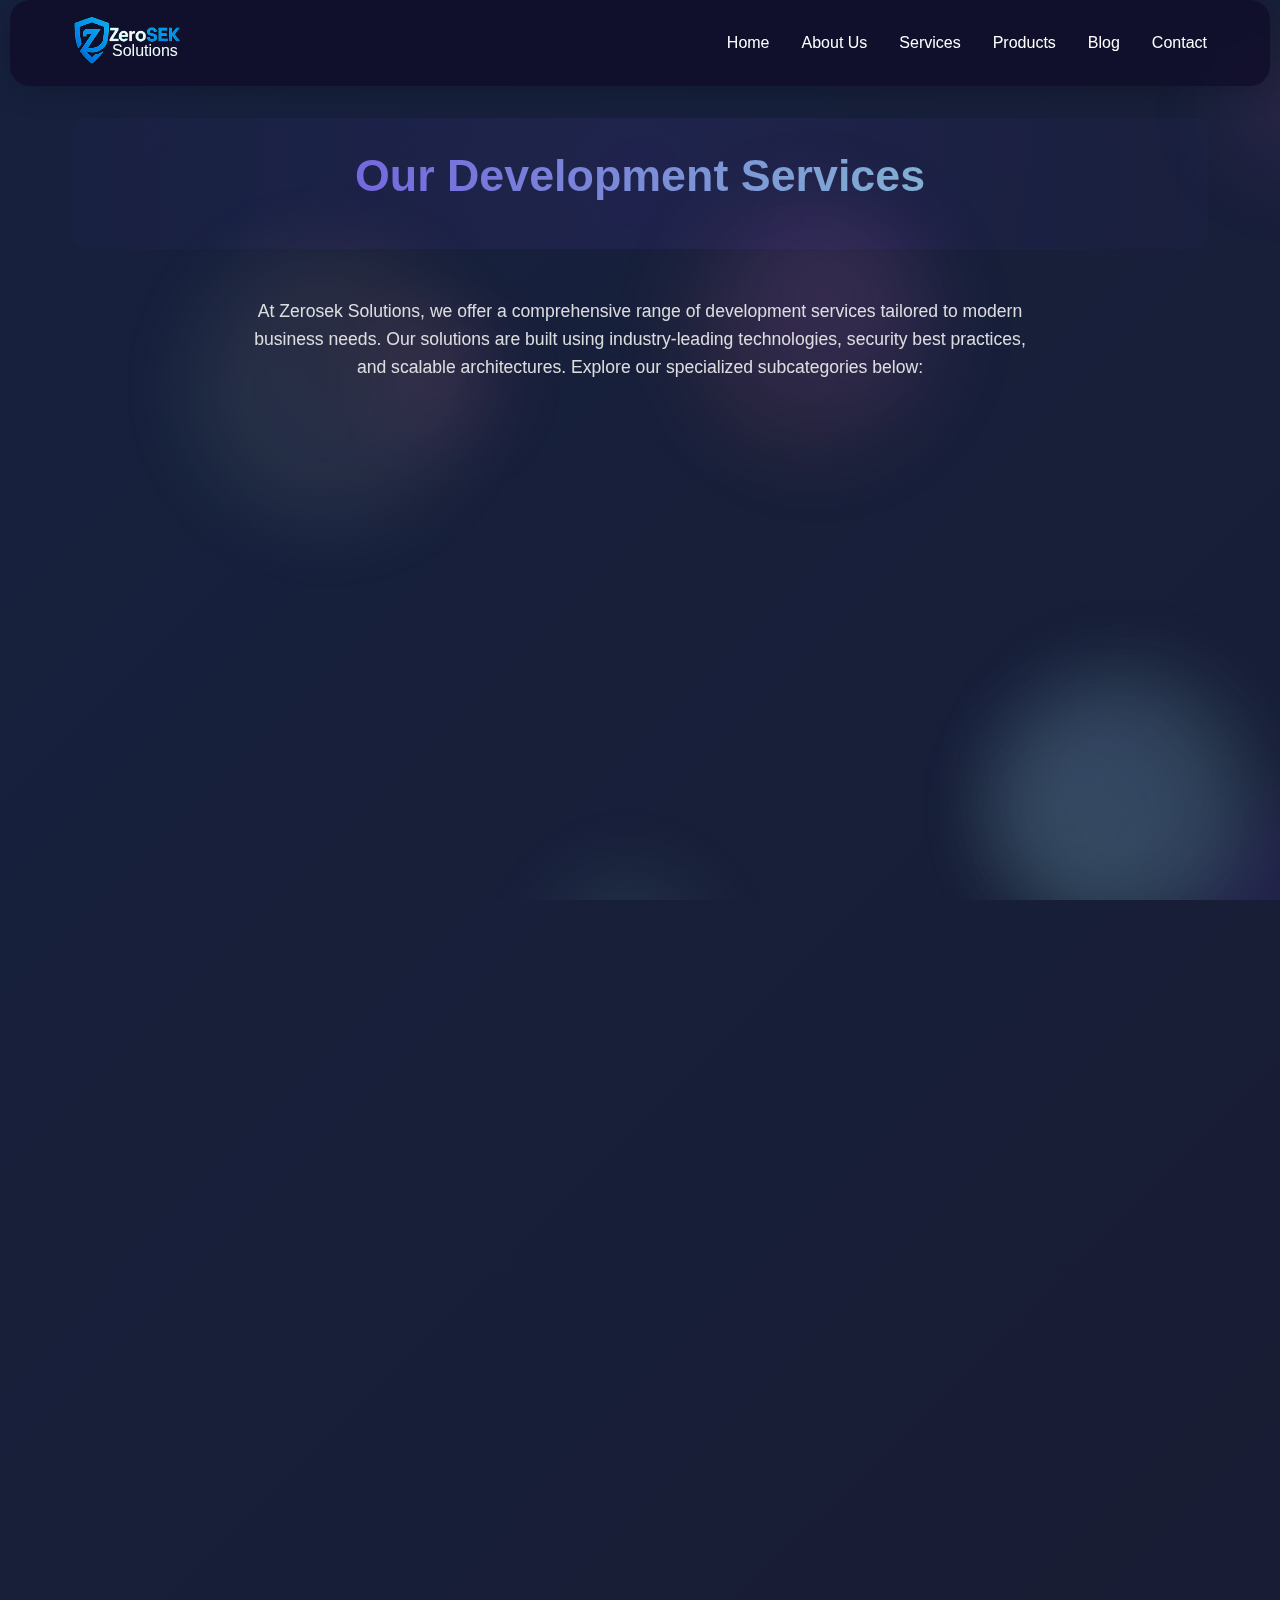
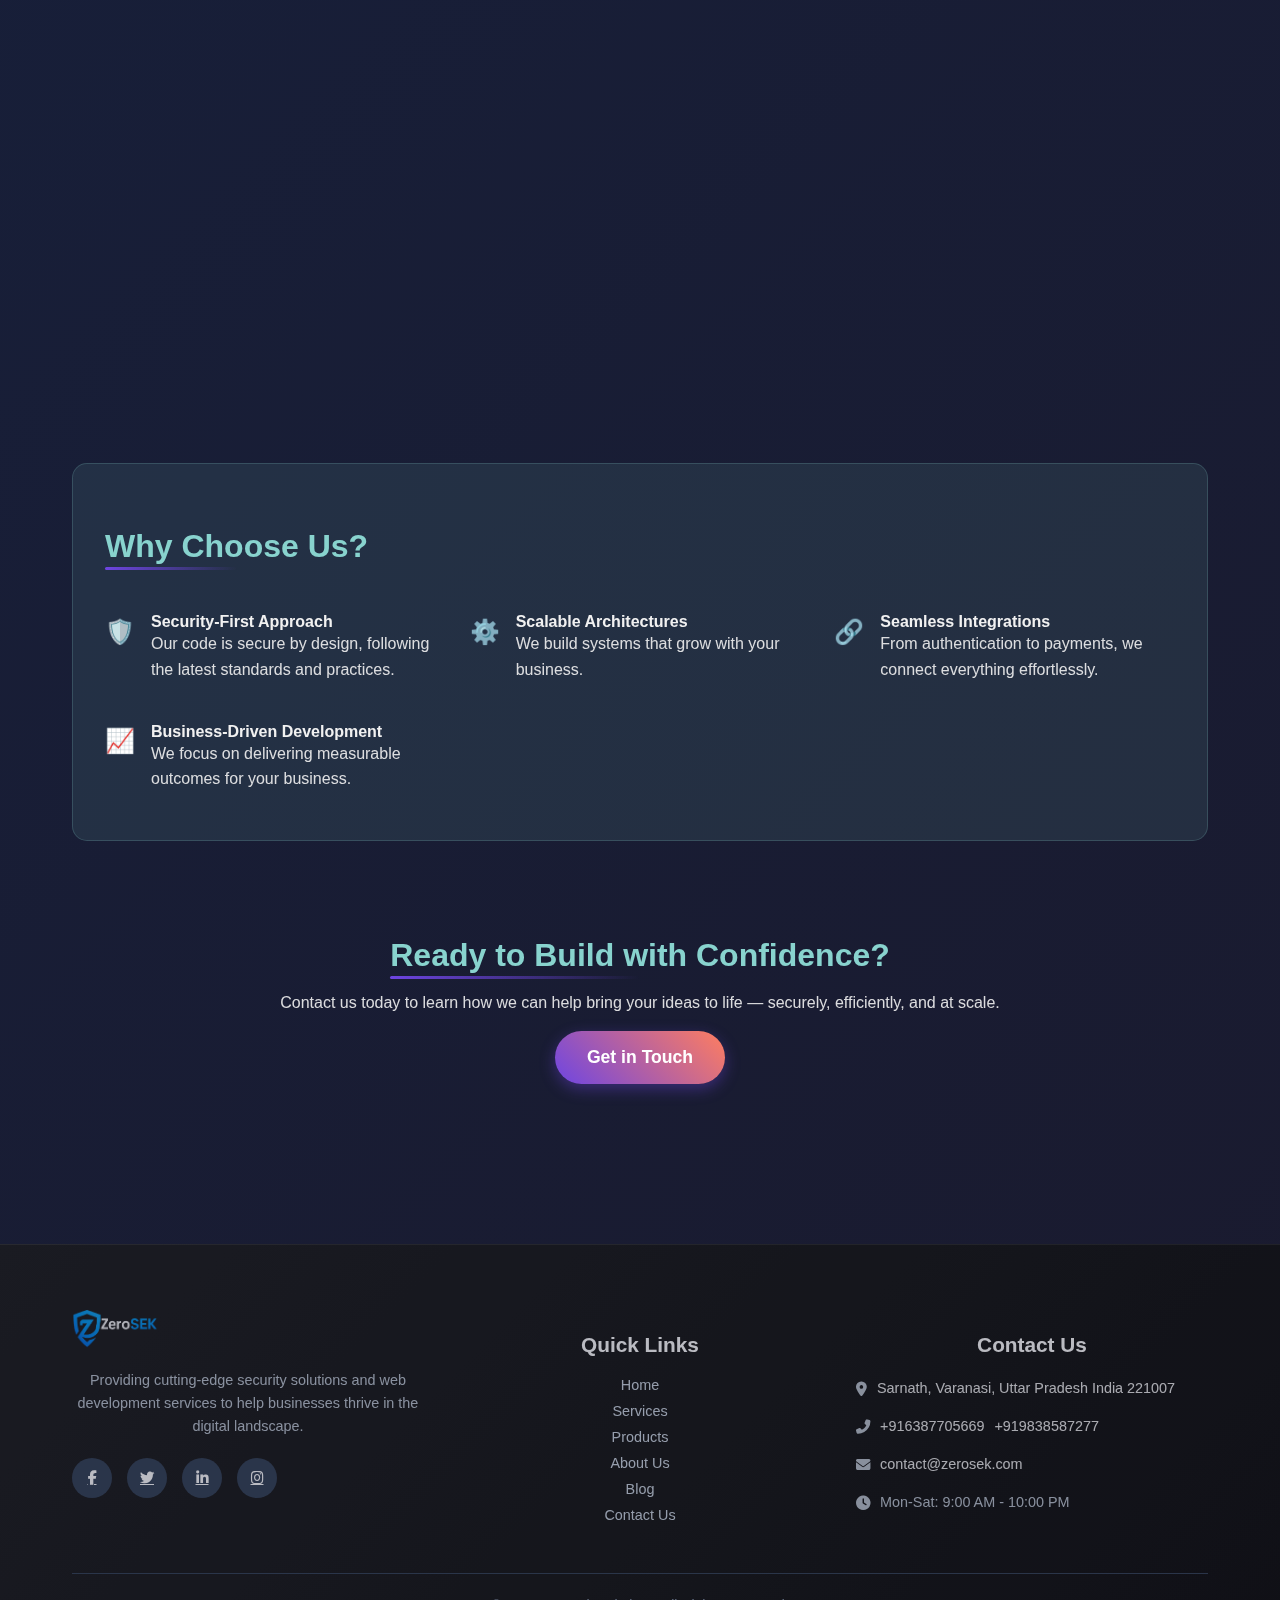
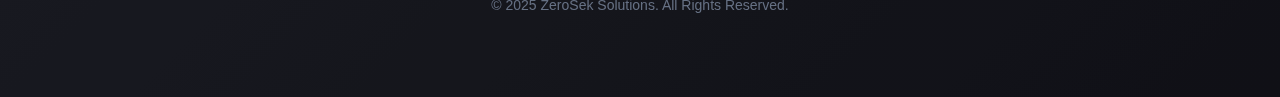
<file: services/Development.html>
<!DOCTYPE html>
<html lang="en">
<head>
    <meta charset="UTF-8">
    <meta name="viewport" content="width=device-width, initial-scale=1.0">
    <title>Development Services | Zerosek Solutions</title>
    <meta name="title" content="Development Services | Zerosek Solutions">
    <meta name="description" content="Explore secure and scalable development services including web apps, API integration, and payment systems. Powered by Zerosek Solutions.">
    <meta name="keywords" content="Web Development, API Integration, Payment Gateway, App Security, Scalable Architecture, Zerosek Solutions, India, OAuth, JWT, PWA, SPA">
    <meta name="author" content="Zerosek Solutions">

    <!-- Open Graph / Facebook Meta Tags -->
    <meta property="og:type" content="website">
    <meta property="og:title" content="Development Services | Zerosek Solutions">
    <meta property="og:description" content="From secure web applications to API development and payment integration, Zerosek offers business-ready digital solutions.">
    <meta property="og:image" content="https://zerosek.com/assets/herolog.png"> <!-- Replace with actual image URL -->
    <meta property="og:url" content="https://zerosek.com/services/Development.html">
    <meta property="og:site_name" content="Zerosek Solutions">

    <!-- Twitter Card Meta Tags -->
    <meta name="twitter:card" content="summary_large_image">
    <meta name="twitter:title" content="Development Services | Zerosek Solutions">
    <meta name="twitter:description" content="Secure, scalable, and modern development services tailored to your business needs.">
    <meta name="twitter:image" content="https://zerosek.com/assets/herolog.png"> <!-- Replace with actual image URL -->

    <!-- Favicon (Optional but Recommended) -->
    <link rel="icon" type="image/png" href="../assets/herolog.png">

    <link rel="stylesheet" href="common.css">
    <link rel="stylesheet" href="https://cdnjs.cloudflare.com/ajax/libs/font-awesome/6.4.0/css/all.min.css">
    <style>
        :root {
            --primary: #6e45e2;
            --secondary: #88d3ce;
            --dark: #1a1a2e;
            --darker: #16213e;
            --light: #f1f1f1;
            --accent: #ff7e5f;
        }

        * {
            margin: 0;
            padding: 0;
            box-sizing: border-box;
            font-family: 'Segoe UI', Tahoma, Geneva, Verdana, sans-serif;
        }

        body {
            background: linear-gradient(135deg, var(--darker), var(--dark));
            color: var(--light);
            min-height: 100vh;
            overflow-x: hidden;
        }

        .container {
            max-width: 1200px;
            margin: 0 auto;
            padding: 2rem;
        }

        .hero-heading {
            text-align: center;
            margin-bottom: 3rem;
            position: relative;
            overflow: hidden;
            padding: 2rem 0;
            border-radius: 10px;
        }

        .hero-heading::before {
            content: '';
            position: absolute;
            top: -50%;
            left: -50%;
            width: 200%;
            height: 200%;
            background: radial-gradient(circle, rgba(110, 69, 226, 0.1) 0%, rgba(17, 17, 17, 0) 70%);
            animation: pulse 15s infinite alternate;
            z-index: -1;
        }

        @keyframes pulse {
            0% {
                transform: translate(0, 0);
            }
            50% {
                transform: translate(25%, 25%);
            }
            100% {
                transform: translate(-25%, -25%);
            }
        }

        h1 {
            font-size: 2.8rem;
            margin-bottom: 1rem;
            background: linear-gradient(to right, var(--primary), var(--secondary));
            -webkit-background-clip: text;
            background-clip: text;
            color: transparent;
            animation: fadeIn 1s ease-out;
        }

        h2 {
            font-size: 2rem;
            margin: 2rem 0 1rem;
            color: var(--secondary);
            position: relative;
            display: inline-block;
        }

        h2::after {
            content: '';
            position: absolute;
            bottom: -5px;
            left: 0;
            width: 50%;
            height: 3px;
            background: linear-gradient(to right, var(--primary), transparent);
            border-radius: 3px;
        }

        h3 {
            font-size: 1.5rem;
            margin: 1.5rem 0 0.5rem;
            color: var(--accent);
        }

        p {
            line-height: 1.6;
            margin-bottom: 1rem;
            opacity: 0.9;
        }

        .intro {
            font-size: 1.1rem;
            max-width: 800px;
            margin: 0 auto 3rem;
            text-align: center;
            animation: slideUp 1s ease-out;
        }

        .services-grid {
            display: grid;
            grid-template-columns: repeat(auto-fill, minmax(350px, 1fr));
            gap: 2rem;
            margin: 3rem 0;
        }

        .service-card {
            background: rgba(255, 255, 255, 0.05);
            border-radius: 15px;
            padding: 1.5rem;
            backdrop-filter: blur(10px);
            border: 1px solid rgba(255, 255, 255, 0.1);
            transition: all 0.3s ease;
            transform: translateY(20px);
            opacity: 0;
            animation: fadeInUp 0.5s forwards;
            box-shadow: 0 10px 20px rgba(0, 0, 0, 0.2);
        }

        .service-card:hover {
            transform: translateY(-5px);
            box-shadow: 0 15px 30px rgba(0, 0, 0, 0.3);
            border-color: rgba(110, 69, 226, 0.3);
        }

        .service-card:nth-child(1) { animation-delay: 0.2s; }
        .service-card:nth-child(2) { animation-delay: 0.4s; }
        .service-card:nth-child(3) { animation-delay: 0.6s; }
        .service-card:nth-child(4) { animation-delay: 0.8s; }
        .service-card:nth-child(5) { animation-delay: 1s; }
        .service-card:nth-child(6) { animation-delay: 1.2s; }
        .service-card:nth-child(7) { animation-delay: 1.4s; }

        @keyframes fadeInUp {
            to {
                transform: translateY(0);
                opacity: 1;
            }
        }

        @keyframes fadeIn {
            from { opacity: 0; }
            to { opacity: 1; }
        }

        @keyframes slideUp {
            from {
                transform: translateY(30px);
                opacity: 0;
            }
            to {
                transform: translateY(0);
                opacity: 1;
            }
        }

        .offerings-list {
            list-style-type: none;
            margin: 1rem 0;
        }

        .offerings-list li {
            padding: 0.5rem 0;
            position: relative;
            padding-left: 1.5rem;
        }

        .offerings-list li::before {
            content: '▹';
            position: absolute;
            left: 0;
            color: var(--accent);
        }

        .why-us {
            background: rgba(136, 211, 206, 0.1);
            border-radius: 15px;
            padding: 2rem;
            margin: 4rem 0;
            border: 1px solid rgba(136, 211, 206, 0.2);
            animation: fadeIn 1.5s ease-out;
        }

        .why-us-grid {
            display: grid;
            grid-template-columns: repeat(auto-fill, minmax(250px, 1fr));
            gap: 1.5rem;
            margin-top: 2rem;
        }

        .why-us-item {
            display: flex;
            align-items: flex-start;
            gap: 1rem;
        }

        .why-us-icon {
            font-size: 1.5rem;
            color: var(--accent);
            margin-top: 0.3rem;
        }

        .cta {
            text-align: center;
            margin: 4rem 0;
            animation: pulseScale 2s infinite;
        }

        @keyframes pulseScale {
            0% { transform: scale(1); }
            50% { transform: scale(1.02); }
            100% { transform: scale(1); }
        }

        .cta-button {
            display: inline-block;
            background: linear-gradient(45deg, var(--primary), var(--accent));
            color: white;
            padding: 1rem 2rem;
            border-radius: 50px;
            text-decoration: none;
            font-weight: bold;
            font-size: 1.1rem;
            transition: all 0.3s ease;
            box-shadow: 0 5px 15px rgba(110, 69, 226, 0.4);
            border: none;
            cursor: pointer;
        }

        .cta-button:hover {
            transform: translateY(-3px);
            box-shadow: 0 8px 20px rgba(110, 69, 226, 0.6);
        }

        .floating-shapes {
            position: fixed;
            top: 0;
            left: 0;
            width: 100%;
            height: 100%;
            pointer-events: none;
            z-index: -1;
            overflow: hidden;
        }

        .shape {
            position: absolute;
            opacity: 0.1;
            border-radius: 50%;
            background: linear-gradient(45deg, var(--primary), var(--secondary));
            filter: blur(40px);
            animation: float 15s infinite linear;
        }
        .get-in-touch{
            text-decoration: none;
            color: white;
        }

        @keyframes float {
            0% {
                transform: translate(0, 0) rotate(0deg);
            }
            50% {
                transform: translate(50px, 100px) rotate(180deg);
            }
            100% {
                transform: translate(0, 0) rotate(360deg);
            }
        }

        footer {
            text-align: center;
            margin-top: 4rem;
            padding: 2rem 0;
            border-top: 1px solid rgba(255, 255, 255, 0.1);
            font-size: 0.9rem;
            opacity: 0.7;
        }

        @media (max-width: 768px) {
            h1 {
                font-size: 2rem;
            }
            
            .services-grid {
                grid-template-columns: 1fr;
            }
            
            .intro {
                font-size: 1rem;
            }
        }
    </style>
</head>
<body>
    <div class="floating-shapes" id="shapes-container"></div>
    
        <!-- Header -->
    <header>
        <div class="nav-container">
            <nav>
                <div class="logo">
                    <img src="../assets/zeroseklogo.png" alt="Zeroseksolutions Logo" id="logo-img">
                    <span class="logo-text">Solutions</span>
                </div>
                <ul class="nav-links" id="navLinks">
                    <li class="li-link"><a href="../index.html">Home</a></li>
                    <li class="li-link"><a href="../about/index.html">About Us</a></li>
                    <li class="li-link"><a href="../index.html#services">Services</a></li>
                    <li class="li-link"><a href="../index.html#products">Products</a></li>
                    <li class="li-link"><a href="../index.html#blog">Blog</a></li>
                    <li class="li-link"><a href="../index.html#contact">Contact</a></li>
                </ul>
                <button class="mobile-menu-btn" id="mobileMenuBtn">
                    <i class="fas fa-bars"></i>
                </button>
            </nav>
        </div>
    </header>

    <div class="container">
        <div class="hero-heading">
            <h1>Our Development Services</h1>
        </div>
        
        <section>
            <p class="intro">
                At Zerosek Solutions, we offer a comprehensive range of development services tailored to modern business needs. 
                Our solutions are built using industry-leading technologies, security best practices, and scalable architectures. 
                Explore our specialized subcategories below:
            </p>
            
            <div class="services-grid">
                <div class="service-card">
                    <h3>Web Application Development</h3>
                    <p>
                        We build high-performance, scalable, and responsive web applications tailored to your specific needs. 
                        From simple business portals to complex enterprise-grade systems, we deliver robust applications that drive digital growth.
                    </p>
                    <h4>Key Offerings:</h4>
                    <ul class="offerings-list">
                        <li>Full-stack development (Frontend + Backend)</li>
                        <li>Responsive UI/UX design</li>
                        <li>Single Page Applications (SPA)</li>
                        <li>Progressive Web Apps (PWA)</li>
                        <li>Integration with third-party services</li>
                    </ul>
                </div>
                
                <div class="service-card">
                    <h3>API Development & Integration</h3>
                    <p>
                        APIs are the backbone of modern applications. We design, develop, and integrate RESTful and GraphQL APIs 
                        with a focus on performance, scalability, and secure data exchange.
                    </p>
                    <h4>Key Offerings:</h4>
                    <ul class="offerings-list">
                        <li>Custom RESTful API development</li>
                        <li>GraphQL APIs</li>
                        <li>Third-party API integration (Google, Stripe, AWS, etc.)</li>
                        <li>API versioning and documentation (Swagger/OpenAPI)</li>
                        <li>Secure token-based access (JWT, OAuth2.0)</li>
                    </ul>
                </div>
                
                <div class="service-card">
                    <h3>Authentication & Authorization</h3>
                    <p>
                        User identity and access control are critical components of modern apps. We implement strong authentication 
                        mechanisms and fine-grained authorization policies using industry standards.
                    </p>
                    <h4>Key Offerings:</h4>
                    <ul class="offerings-list">
                        <li>Secure login systems (email/password, multi-factor)</li>
                        <li>OAuth2.0, OpenID Connect integration</li>
                        <li>Single Sign-On (SSO)</li>
                        <li>Role-based access control (RBAC)</li>
                        <li>Session management and token security</li>
                    </ul>
                </div>
                
                <div class="service-card">
                    <h3>Security Implementation</h3>
                    <p>
                        Security is embedded in every line of code we write. We follow OWASP top 10 and other globally recognized 
                        security standards to protect your applications from evolving threats.
                    </p>
                    <h4>Key Offerings:</h4>
                    <ul class="offerings-list">
                        <li>Input validation & sanitization</li>
                        <li>CSRF, XSS, and SQLi prevention</li>
                        <li>HTTPS & secure headers implementation</li>
                        <li>Rate limiting & brute-force protection</li>
                        <li>Secure storage (password hashing, encryption)</li>
                    </ul>
                </div>
                
                <div class="service-card">
                    <h3>Payment Gateway Integration</h3>
                    <p>
                        We simplify online transactions by integrating reliable, secure, and globally trusted payment gateways into your applications.
                    </p>
                    <h4>Key Offerings:</h4>
                    <ul class="offerings-list">
                        <li>Stripe, Razorpay, PayPal, and more</li>
                        <li>PCI-DSS compliance</li>
                        <li>Secure transaction flow (tokenization)</li>
                        <li>Subscription & recurring payment support</li>
                        <li>Invoicing and payment tracking</li>
                    </ul>
                </div>
                
                <div class="service-card">
                    <h3>Custom Business Logic & Workflows</h3>
                    <p>
                        Every business is unique. We develop tailored solutions that automate workflows, manage operations, 
                        and support your digital transformation.
                    </p>
                    <h4>Key Offerings:</h4>
                    <ul class="offerings-list">
                        <li>Custom backend logic</li>
                        <li>Workflow automation</li>
                        <li>Data modeling & transformation</li>
                        <li>Microservices-based architecture</li>
                        <li>Admin dashboards and analytics</li>
                    </ul>
                </div>
                
                <div class="service-card">
                    <h3>Maintenance & Support</h3>
                    <p>
                        Our engagement doesn't end at deployment. We offer post-launch maintenance, support, and optimization 
                        to ensure smooth performance and scalability.
                    </p>
                    <h4>Key Offerings:</h4>
                    <ul class="offerings-list">
                        <li>Bug fixes & performance tuning</li>
                        <li>Security patching & updates</li>
                        <li>Server & infrastructure monitoring</li>
                        <li>Ongoing enhancements</li>
                    </ul>
                </div>
            </div>
        </section>
        
        <section class="why-us">
            <h2>Why Choose Us?</h2>
            <div class="why-us-grid">
                <div class="why-us-item">
                    <div class="why-us-icon">🛡️</div>
                    <div>
                        <h4>Security-First Approach</h4>
                        <p>Our code is secure by design, following the latest standards and practices.</p>
                    </div>
                </div>
                
                <div class="why-us-item">
                    <div class="why-us-icon">⚙️</div>
                    <div>
                        <h4>Scalable Architectures</h4>
                        <p>We build systems that grow with your business.</p>
                    </div>
                </div>
                
                <div class="why-us-item">
                    <div class="why-us-icon">🔗</div>
                    <div>
                        <h4>Seamless Integrations</h4>
                        <p>From authentication to payments, we connect everything effortlessly.</p>
                    </div>
                </div>
                
                <div class="why-us-item">
                    <div class="why-us-icon">📈</div>
                    <div>
                        <h4>Business-Driven Development</h4>
                        <p>We focus on delivering measurable outcomes for your business.</p>
                    </div>
                </div>
            </div>
        </section>
        
        <section class="cta">
            <h2>Ready to Build with Confidence?</h2>
            <p>Contact us today to learn how we can help bring your ideas to life — securely, efficiently, and at scale.</p>
            <button class="cta-button"><a href="mailto:contact@zerosek.com" class="get-in-touch">Get in Touch</a></button>
        </section>
    </div>
    
    <footer>
        <div class="container">
            <div class="footer-container">
                <div class="footer-about">
                    <div class="footer-logo">
                        <img src="../assets/zeroseklogo.png" alt="Ashtrasolutions Logo" loading="lazy">
                    </div>
                    <p>Providing cutting-edge security solutions and web development services to help businesses thrive
                        in the digital landscape.</p>
                    <div class="social-links">
                        <a href="https://www.facebook.com/profile.php?id=61578268196863" target="_blank"
                            class="social-link"><i class="fab fa-facebook-f"></i></a>
                        <a href="https://x.com/zeroseksolution" target="_blank" class="social-link"><i
                                class="fab fa-twitter"></i></a>
                        <a href="https://www.linkedin.com/in/zerosek-solutions-llp-55b2aa374/" target="_blank"
                            class="social-link"><i class="fab fa-linkedin-in"></i></a>
                        <a href="https://www.instagram.com/zeroseksolutions/" target="_blank" class="social-link"><i
                                class="fab fa-instagram"></i></a>
                    </div>
                </div>
                <div class="footer-links">
                    <h3>Quick Links</h3>
                    <ul>
                        <li><a href="../index.html">Home</a></li>
                        <li><a href="../index.html#services">Services</a></li>
                        <li><a href="../index.html#products">Products</a></li>
                        <li><a href="../about/index.html">About Us</a></li>
                        <li><a href="../index.html#blog">Blog</a></li>
                        <!-- <li><a href="#book-meeting">Book a Meeting</a></li> -->
                        <li><a href="../index.html#contact">Contact Us</a></li>
                    </ul>
                </div>
                <div class="footer-contact">
                    <h3>Contact Us</h3>
                    <p><i class="fas fa-map-marker-alt"></i> <a class="footer-contactus-links"
                            href="https://www.google.com/maps/place/%E0%A4%B0%E0%A5%81%E0%A4%A6%E0%A5%8D%E0%A4%B0+%E0%A4%AB%E0%A5%8D%E0%A4%B2%E0%A5%88%E0%A4%9F/@25.369287,83.023739,348m/data=!3m1!1e3!4m6!3m5!1s0x398e2eefbc0c0719:0x6e1eda5f5d2db608!8m2!3d25.3692869!4d83.023739!16s%2Fg%2F11d_ymjwr6?hl=hi&entry=ttu&g_ep=EgoyMDI1MDYyMy4yIKXMDSoASAFQAw%3D%3D">Sarnath,
                            Varanasi, Uttar Pradesh India 221007</a></p>
                    <p><i class="fas fa-phone-alt"></i>
                        <a class="footer-contactus-links" href="tel:+916387705669">+916387705669</a>
                        <a class="footer-contactus-links" href="tel:+919838587277">+919838587277</a>
                    </p>
                    <p><i class="fas fa-envelope"></i> <a class="footer-contactus-links"
                            href="mailto:contact@zerosek.com">contact@zerosek.com</a></p>
                    <p><i class="fas fa-clock"></i> Mon-Sat: 9:00 AM - 10:00 PM</p>
                </div>
            </div>
            <div class="footer-bottom">
                <p>&copy; 2025 ZeroSek Solutions. All Rights Reserved.</p>
            </div>
        </div>
    </footer>

    <script>
        // Create floating shapes
        document.addEventListener('DOMContentLoaded', function() {
            const shapesContainer = document.getElementById('shapes-container');
            const colors = ['#6e45e2', '#88d3ce', '#ff7e5f'];
            
            for (let i = 0; i < 10; i++) {
                const shape = document.createElement('div');
                shape.classList.add('shape');
                
                // Random size between 100 and 300px
                const size = Math.random() * 200 + 100;
                shape.style.width = `${size}px`;
                shape.style.height = `${size}px`;
                
                // Random position
                shape.style.left = `${Math.random() * 100}%`;
                shape.style.top = `${Math.random() * 100}%`;
                
                // Random animation duration and delay
                shape.style.animationDuration = `${Math.random() * 20 + 10}s`;
                shape.style.animationDelay = `${Math.random() * 5}s`;
                
                // Random color
                shape.style.background = `linear-gradient(45deg, ${colors[Math.floor(Math.random() * colors.length)]}, ${colors[Math.floor(Math.random() * colors.length)]})`;
                
                shapesContainer.appendChild(shape);
            }
            
            // Add hover effect to service cards
            const serviceCards = document.querySelectorAll('.service-card');
            serviceCards.forEach(card => {
                card.addEventListener('mouseenter', () => {
                    card.style.background = 'rgba(255, 255, 255, 0.1)';
                    card.style.borderColor = 'rgba(110, 69, 226, 0.5)';
                });
                
                card.addEventListener('mouseleave', () => {
                    card.style.background = 'rgba(255, 255, 255, 0.05)';
                    card.style.borderColor = 'rgba(255, 255, 255, 0.1)';
                });
            });
            
            // Smooth scroll for anchor links
            document.querySelectorAll('a[href^="#"]').forEach(anchor => {
                anchor.addEventListener('click', function(e) {
                    e.preventDefault();
                    document.querySelector(this.getAttribute('href')).scrollIntoView({
                        behavior: 'smooth'
                    });
                });
            });
        });
        
        // Mobile Menu Toggle
        const mobileMenuBtn = document.getElementById('mobileMenuBtn');
        const navLinks = document.getElementById('navLinks');

        mobileMenuBtn.addEventListener('click', () => {
            navLinks.classList.toggle('active');
            const icon = mobileMenuBtn.querySelector('i');
            if (navLinks.classList.contains('active')) {
                icon.classList.remove('fa-bars');
                icon.classList.add('fa-times');
            } else {
                icon.classList.remove('fa-times');
                icon.classList.add('fa-bars');
            }
        });
    </script>
    <!-- <script src="common.js"></script> -->
</body>
</html>
</file>
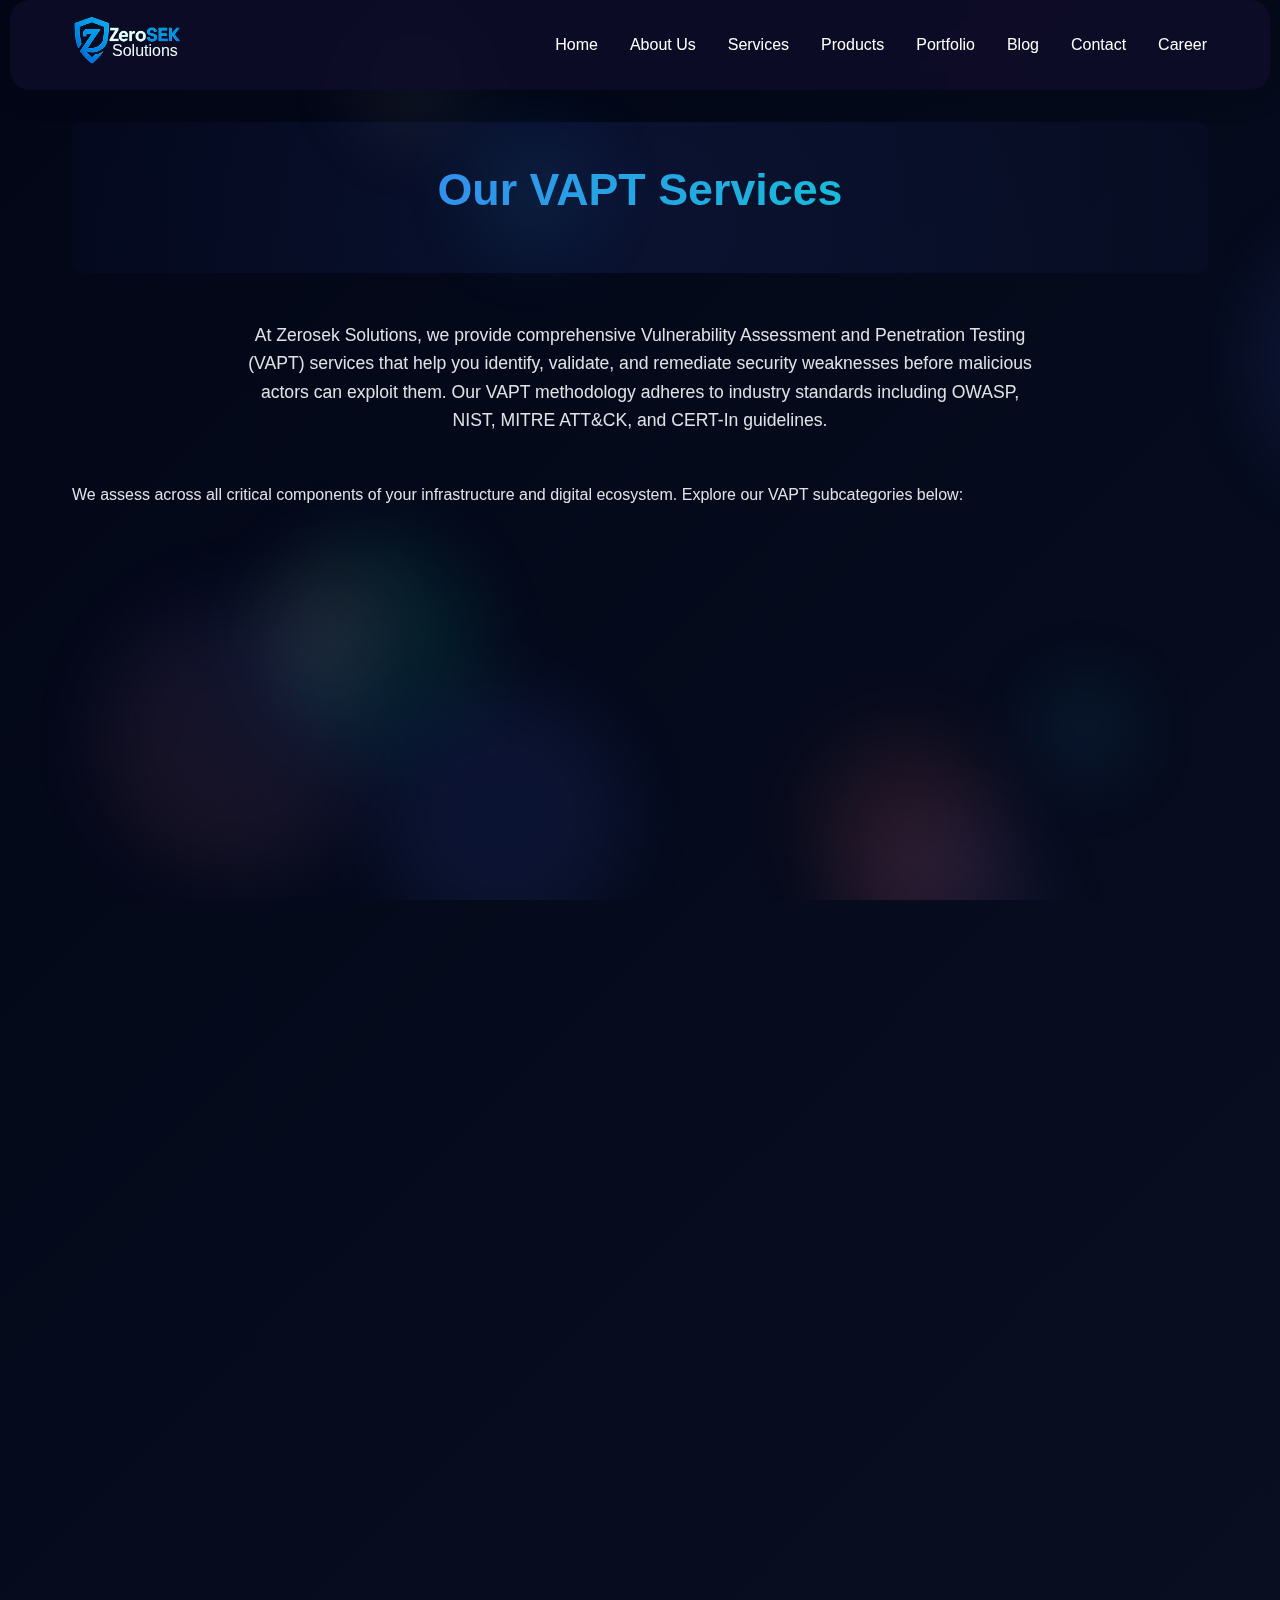
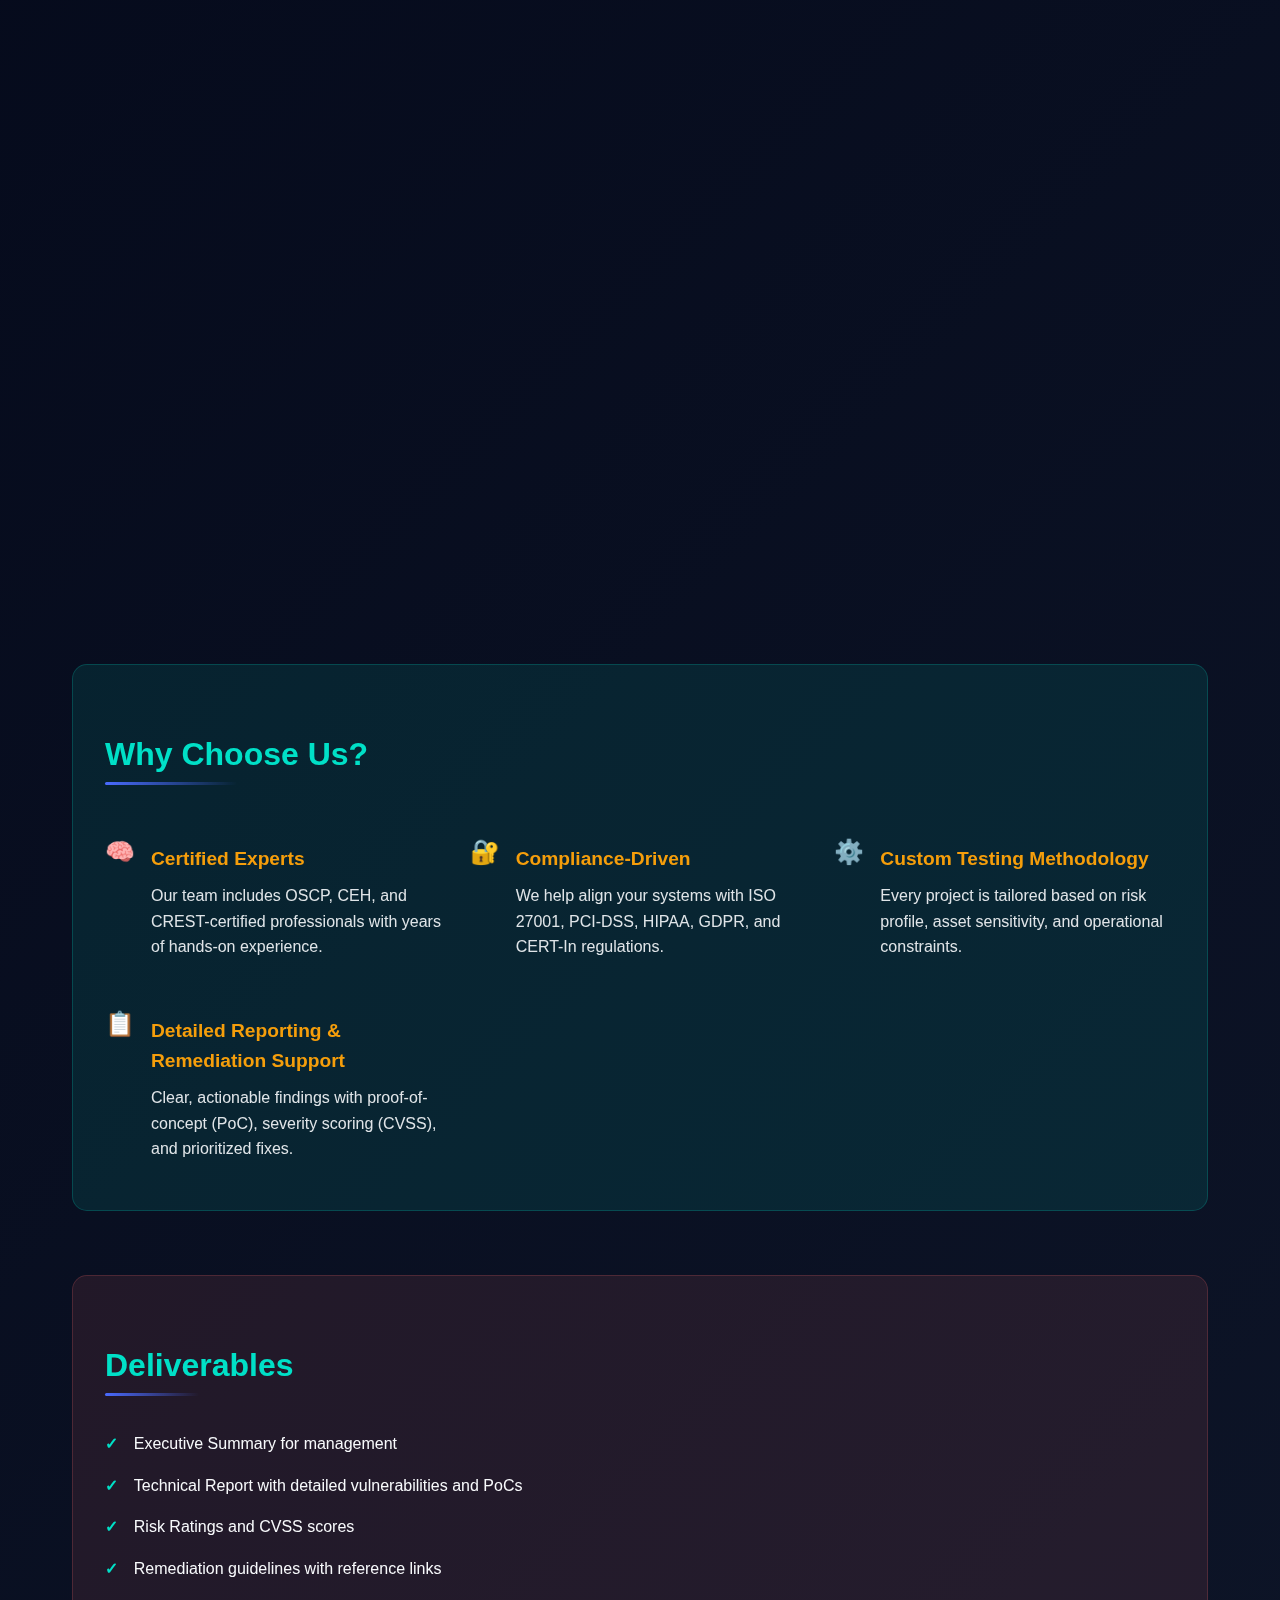
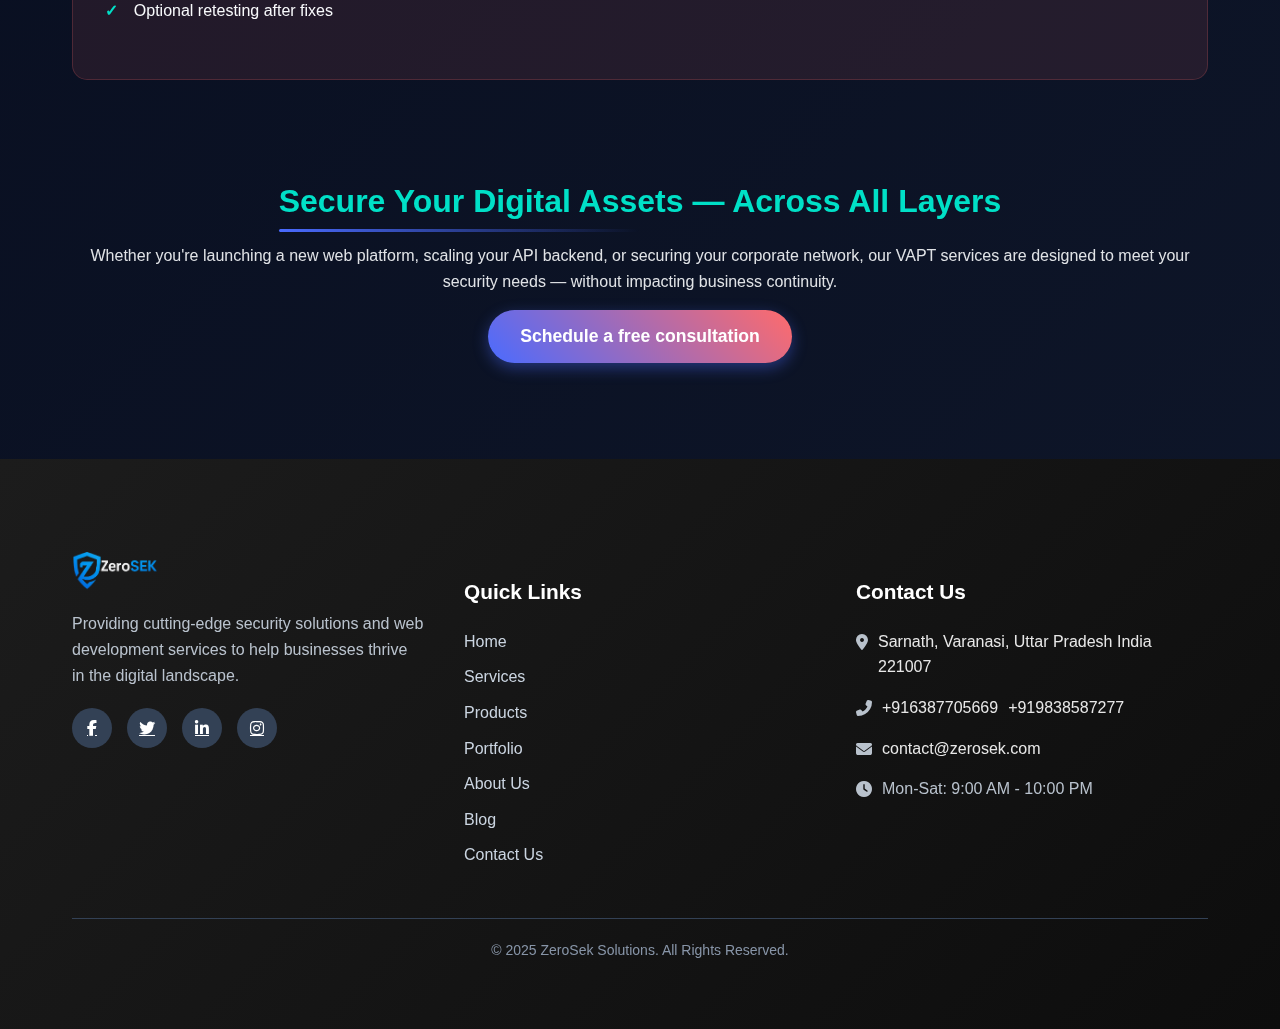
<file: services/VAPT.html>
<!DOCTYPE html>
<html lang="en">

<head>
    <meta charset="UTF-8">
    <meta name="viewport" content="width=device-width, initial-scale=1.0">
    <title>VAPT Services | Zerosek Solutions</title>
    <!-- SEO Meta Tags -->
    <meta name="title" content="Comprehensive VAPT Services | Zerosek Solutions">
    <meta name="description" content="Discover professional VAPT services including Web App, API, and Network testing aligned with OWASP, NIST, MITRE, and CERT-In standards. Secure your digital assets with Zerosek Solutions.">
    <meta name="keywords" content="VAPT, Vulnerability Assessment, Penetration Testing, Web Application Security, API Security, Network Security, OWASP, CERT-In, MITRE, NIST, Zerosek Solutions, Top VAPT service provider">
    <meta name="author" content="Zerosek Solutions">

    <!-- Open Graph / Facebook -->
    <meta property="og:type" content="website">
    <meta property="og:title" content="Comprehensive VAPT Services | Zerosek Solutions">
    <meta property="og:description" content="Zerosek Solutions offers expert VAPT services tailored to web apps, APIs, and networks. Ensure security with compliance-ready testing.">
    <meta property="og:image" content="https://zerosek.com/assets/herolog.png">
    <meta property="og:url" content="https://zerosek.com/services/VAPT.html">
    <meta property="og:site_name" content="Zerosek Solutions">

    <!-- Twitter Card -->
    <meta name="twitter:card" content="summary_large_image">
    <meta name="twitter:title" content="Comprehensive VAPT Services | Zerosek Solutions">
    <meta name="twitter:description" content="Secure your infrastructure with industry-standard VAPT services from Zerosek Solutions.">
    <meta name="twitter:image" content="https://zerosek.com/assets/herolog.png">

        <!-- Favicon (Optional but Recommended) -->
    <link rel="icon" type="image/png" href="../assets/herolog.png">

    <link rel="stylesheet" href="common.css">
    <link rel="stylesheet" href="https://cdnjs.cloudflare.com/ajax/libs/font-awesome/6.4.0/css/all.min.css">
    <style>
        :root {
            --primary: #4a6bff;
            --secondary: #00e0c7;
            --dark: #0f172a;
            --darker: #020617;
            --light: #f8fafc;
            --accent: #ff6b6b;
            --warning: #f59e0b;
        }

        * {
            margin: 0;
            padding: 0;
            box-sizing: border-box;
            font-family: 'Segoe UI', Tahoma, Geneva, Verdana, sans-serif;
        }

        body {
            background: linear-gradient(135deg, var(--darker), var(--dark));
            color: var(--light);
            min-height: 100vh;
            overflow-x: hidden;
            line-height: 1.6;
        }

        .container {
            max-width: 1200px;
            margin: 0 auto;
            padding: 2rem;
        }

        .hero-heading {
            text-align: center;
            margin-bottom: 3rem;
            position: relative;
            overflow: hidden;
            padding: 2rem 0;
            border-radius: 10px;
        }

       .hero-heading::before {
            content: '';
            position: absolute;
            top: -50%;
            left: -50%;
            width: 200%;
            height: 200%;
            background: radial-gradient(circle, rgba(74, 107, 255, 0.1) 0%, rgba(2, 6, 23, 0) 70%);
            animation: pulse 15s infinite alternate;
            z-index: -1;
        }

        @keyframes pulse {
            0% {
                transform: translate(0, 0);
            }

            50% {
                transform: translate(25%, 25%);
            }

            100% {
                transform: translate(-25%, -25%);
            }
        }

        h1 {
            font-size: 2.8rem;
            margin-bottom: 1rem;
            background: linear-gradient(to right, var(--primary), var(--secondary));
            -webkit-background-clip: text;
            background-clip: text;
            color: transparent;
            animation: fadeIn 1s ease-out;
        }

        h2 {
            font-size: 2rem;
            margin: 2rem 0 1rem;
            color: var(--secondary);
            position: relative;
            display: inline-block;
        }

        h2::after {
            content: '';
            position: absolute;
            bottom: -5px;
            left: 0;
            width: 50%;
            height: 3px;
            background: linear-gradient(to right, var(--primary), transparent);
            border-radius: 3px;
        }

        h3 {
            font-size: 1.5rem;
            margin: 1.5rem 0 0.5rem;
            color: var(--accent);
        }

        h4 {
            font-size: 1.2rem;
            margin: 1rem 0 0.5rem;
            color: var(--warning);
        }

        p {
            opacity: 0.9;
            margin-bottom: 1rem;
        }

        .intro {
            font-size: 1.1rem;
            max-width: 800px;
            margin: 0 auto 3rem;
            text-align: center;
            animation: slideUp 1s ease-out;
        }

        .services-grid {
            display: grid;
            grid-template-columns: repeat(auto-fill, minmax(350px, 1fr));
            gap: 2rem;
            margin: 3rem 0;
        }

        .service-card {
            background: rgba(255, 255, 255, 0.05);
            border-radius: 15px;
            padding: 1.5rem;
            backdrop-filter: blur(10px);
            border: 1px solid rgba(255, 255, 255, 0.1);
            transition: all 0.3s ease;
            transform: translateY(20px);
            opacity: 0;
            animation: fadeInUp 0.5s forwards;
            box-shadow: 0 10px 20px rgba(0, 0, 0, 0.2);
        }

        .service-card:hover {
            transform: translateY(-5px);
            box-shadow: 0 15px 30px rgba(0, 0, 0, 0.3);
            border-color: rgba(74, 107, 255, 0.3);
        }

        .service-card:nth-child(1) {
            animation-delay: 0.2s;
        }

        .service-card:nth-child(2) {
            animation-delay: 0.4s;
        }

        .service-card:nth-child(3) {
            animation-delay: 0.6s;
        }

        .service-card:nth-child(4) {
            animation-delay: 0.8s;
        }

        @keyframes fadeInUp {
            to {
                transform: translateY(0);
                opacity: 1;
            }
        }

        @keyframes fadeIn {
            from {
                opacity: 0;
            }

            to {
                opacity: 1;
            }
        }

        @keyframes slideUp {
            from {
                transform: translateY(30px);
                opacity: 0;
            }

            to {
                transform: translateY(0);
                opacity: 1;
            }
        }

        .testing-list {
            list-style-type: none;
            margin: 1rem 0;
        }

        .testing-list li {
            padding: 0.5rem 0;
            position: relative;
            padding-left: 1.5rem;
        }

        .testing-list li::before {
            content: '🔍';
            position: absolute;
            left: 0;
            color: var(--warning);
        }

        .env-list {
            list-style-type: none;
            margin: 1rem 0;
        }

        .env-list li {
            padding: 0.5rem 0;
            position: relative;
            padding-left: 1.5rem;
        }

        .env-list li::before {
            content: '🌐';
            position: absolute;
            left: 0;
        }

        .why-us {
            background: rgba(0, 224, 199, 0.1);
            border-radius: 15px;
            padding: 2rem;
            margin: 4rem 0;
            border: 1px solid rgba(0, 224, 199, 0.2);
            animation: fadeIn 1.5s ease-out;
        }

        .why-us-grid {
            display: grid;
            grid-template-columns: repeat(auto-fill, minmax(250px, 1fr));
            gap: 1.5rem;
            margin-top: 2rem;
        }

        .why-us-item {
            display: flex;
            align-items: flex-start;
            gap: 1rem;
        }

        .why-us-icon {
            font-size: 1.5rem;
            margin-top: 0.3rem;
        }

        .deliverables {
            background: rgba(255, 107, 107, 0.1);
            border-radius: 15px;
            padding: 2rem;
            margin: 2rem 0;
            border: 1px solid rgba(255, 107, 107, 0.2);
        }

        .deliverables-list {
            list-style-type: none;
            margin: 1rem 0;
        }

        .deliverables-list li {
            padding: 0.5rem 0;
            position: relative;
            padding-left: 1.8rem;
        }

        .deliverables-list li::before {
            content: '✓';
            position: absolute;
            left: 0;
            color: var(--secondary);
            font-weight: bold;
        }

        .env-table {
            width: 100%;
            border-collapse: collapse;
            margin: 2rem 0;
            background: rgba(255, 255, 255, 0.05);
            border-radius: 10px;
            overflow: hidden;
        }

        .env-table th,
        .env-table td {
            padding: 1rem;
            text-align: left;
            border-bottom: 1px solid rgba(255, 255, 255, 0.1);
        }

        .env-table th {
            background: rgba(74, 107, 255, 0.2);
            color: var(--secondary);
        }

        .env-table tr:last-child td {
            border-bottom: none;
        }

        .env-table tr:hover {
            background: rgba(255, 255, 255, 0.03);
        }

        .cta {
            text-align: center;
            margin: 4rem 0;
            animation: pulseScale 2s infinite;
        }

        @keyframes pulseScale {
            0% {
                transform: scale(1);
            }

            50% {
                transform: scale(1.02);
            }

            100% {
                transform: scale(1);
            }
        }

        .cta-button {
            display: inline-block;
            background: linear-gradient(45deg, var(--primary), var(--accent));
            color: white;
            padding: 1rem 2rem;
            border-radius: 50px;
            text-decoration: none;
            font-weight: bold;
            font-size: 1.1rem;
            transition: all 0.3s ease;
            box-shadow: 0 5px 15px rgba(74, 107, 255, 0.4);
            border: none;
            cursor: pointer;
        }

        .cta-button:hover {
            transform: translateY(-3px);
            box-shadow: 0 8px 20px rgba(74, 107, 255, 0.6);
        }

        .floating-shapes {
            position: fixed;
            top: 0;
            left: 0;
            width: 100%;
            height: 100%;
            pointer-events: none;
            z-index: -1;
            overflow: hidden;
        }

        .shape {
            position: absolute;
            opacity: 0.1;
            border-radius: 50%;
            background: linear-gradient(45deg, var(--primary), var(--secondary));
            filter: blur(40px);
            animation: float 15s infinite linear;
        }

        @keyframes float {
            0% {
                transform: translate(0, 0) rotate(0deg);
            }

            50% {
                transform: translate(50px, 100px) rotate(180deg);
            }

            100% {
                transform: translate(0, 0) rotate(360deg);
            }
        }

        /* footer {
            text-align: center;
            margin-top: 4rem;
            padding: 2rem 0;
            border-top: 1px solid rgba(255, 255, 255, 0.1);
            font-size: 0.9rem;
            opacity: 0.7;
        } */

        @media (max-width: 768px) {
            h1 {
                font-size: 2rem;
            }

            .services-grid {
                grid-template-columns: 1fr;
            }

            .intro {
                font-size: 1rem;
            }

            .env-table {
                display: block;
                overflow-x: auto;
            }
        }
    </style>
</head>

<body>
    <div class="floating-shapes" id="shapes-container"></div>

    <!-- Header -->
    <header>
        <div class="nav-container">
            <nav>
                <div class="logo">
                    <img src="../assets/zeroseklogo.png" alt="Zeroseksolutions Logo" id="logo-img">
                    <span class="logo-text">Solutions</span>
                </div>
                <ul class="nav-links" id="navLinks">
                    <li class="li-link"><a href="../index.html">Home</a></li>
                    <li class="li-link"><a href="../about/index.html">About Us</a></li>
                    <li class="li-link"><a href="../index.html#services">Services</a></li>
                    <li class="li-link"><a href="../index.html#products">Products</a></li>
                    <li class="li-link"><a href="../portfolio/portfolio.html">Portfolio</a></li>
                    <li class="li-link"><a href="../blog/blogs.html">Blog</a></li>
                    <li class="li-link"><a href="../contact/contact.html">Contact</a></li>
                     <li class="li-link"><a href="../career/career.html">Career</a>
                </ul>
                <button class="mobile-menu-btn" id="mobileMenuBtn">
                    <i class="fas fa-bars"></i>
                </button>
            </nav>
        </div>
    </header>

    <div class="container">
        <div class="hero-heading">
            <h1>Our VAPT Services</h1>
        </div>

        <section>
            <p class="intro">
                At Zerosek Solutions, we provide comprehensive Vulnerability Assessment and Penetration Testing (VAPT)
                services that help you identify, validate, and remediate security weaknesses before malicious actors can
                exploit them. Our VAPT methodology adheres to industry standards including OWASP, NIST, MITRE ATT&CK,
                and CERT-In guidelines.
            </p>

            <p>We assess across all critical components of your infrastructure and digital ecosystem. Explore our VAPT
                subcategories below:</p>

            <div class="services-grid">
                <div class="service-card">
                    <h3>Web Application VAPT</h3>
                    <p>
                        Our Web Application VAPT focuses on identifying vulnerabilities in web-based platforms and
                        applications that are accessible via browsers. We simulate real-world attack scenarios to
                        uncover security flaws that could lead to unauthorized access, data leakage, or full application
                        compromise.
                    </p>
                    <h4>Key Areas of Testing:</h4>
                    <ul class="testing-list">
                        <li>OWASP Top 10 vulnerabilities (e.g., XSS, SQLi, CSRF)</li>
                        <li>Authentication & session management flaws</li>
                        <li>Business logic vulnerabilities</li>
                        <li>Input validation & access control weaknesses</li>
                        <li>File upload and path traversal risks</li>
                    </ul>
                    <h4>Applicable Environments:</h4>
                    <ul class="env-list">
                        <li>UAT (User Acceptance Testing)</li>
                        <li>Staging</li>
                        <li>Production (with strict non-disruptive methodology)</li>
                        <li>Internal development instances (optional)</li>
                    </ul>
                </div>

                <div class="service-card">
                    <h3>API VAPT</h3>
                    <p>
                        APIs are often the backbone of web and mobile applications. Our API VAPT assessments are
                        designed to uncover both functional and security-level flaws in RESTful, GraphQL, and SOAP APIs.
                    </p>
                    <h4>Key Areas of Testing:</h4>
                    <ul class="testing-list">
                        <li>Broken authentication or token leakage</li>
                        <li>Rate limiting & brute-force resistance</li>
                        <li>IDOR (Insecure Direct Object References)</li>
                        <li>Insecure data exposure & serialization flaws</li>
                        <li>Improper access controls between endpoints</li>
                    </ul>
                    <h4>Applicable Environments:</h4>
                    <ul class="env-list">
                        <li>UAT and staging APIs (preferred for active testing)</li>
                        <li>Production APIs (using read-only and passive testing techniques)</li>
                        <li>Internal/private APIs behind VPN or IP whitelisting</li>
                    </ul>
                </div>

                <div class="service-card">
                    <h3>Network VAPT</h3>
                    <p>
                        Our Network VAPT covers both external (internet-facing) and internal (within LAN/WAN)
                        infrastructure to identify security gaps that could be exploited by attackers to gain
                        unauthorized access, escalate privileges, or exfiltrate data.
                    </p>
                    <h4>Key Areas of Testing:</h4>
                    <ul class="testing-list">
                        <li>Open ports and misconfigured services</li>
                        <li>Firewall and ACL bypass techniques</li>
                        <li>OS and software vulnerabilities</li>
                        <li>SMB, RDP, FTP, SSH, DNS, SNMP exposures</li>
                        <li>Man-in-the-middle and rogue service attacks</li>
                    </ul>
                    <h4>Environment Coverage:</h4>
                    <ul class="env-list">
                        <li>Corporate networks (wired and wireless)</li>
                        <li>Data centers</li>
                        <li>Cloud infrastructure (AWS, Azure, GCP)</li>
                        <li>Remote access & VPN systems</li>
                        <li>DMZ and internal LAN</li>
                    </ul>
                </div>


            </div>
        </section>

        <section>
            <div class="service-card">
                <h3>Environment-Based Testing Approach</h3>
                <p>
                    Security issues can vary significantly across different stages of the development lifecycle. We
                    tailor
                    our approach based on the environment to ensure maximum coverage with minimal disruption:
                </p>

                <table class="env-table">
                    <thead>
                        <tr>
                            <th>Environment</th>
                            <th>Purpose</th>
                            <th>Testing Style</th>
                        </tr>
                    </thead>
                    <tbody>
                        <tr>
                            <td>Development</td>
                            <td>Early-stage application</td>
                            <td>Static & functional review</td>
                        </tr>
                        <tr>
                            <td>Staging</td>
                            <td>Pre-production clone</td>
                            <td>Active testing, safe exploits</td>
                        </tr>
                        <tr>
                            <td>UAT</td>
                            <td>Final validation before launch</td>
                            <td>Simulated attacks, bug validation</td>
                        </tr>
                        <tr>
                            <td>Production</td>
                            <td>Live user-facing environment</td>
                            <td>Read-only & non-disruptive testing</td>
                        </tr>
                        <tr>
                            <td>Disaster Recovery / Backup Envs</td>
                            <td>Failover system validation</td>
                            <td>Security parity assurance</td>
                        </tr>
                    </tbody>
                </table>

                <p>Each environment is tested in a context-aware manner, ensuring compliance, safety, and alignment with
                    your operational policies.</p>
            </div>
        </section>

        <section class="why-us">
            <h2>Why Choose Us?</h2>
            <div class="why-us-grid">
                <div class="why-us-item">
                    <div class="why-us-icon">🧠</div>
                    <div>
                        <h4>Certified Experts</h4>
                        <p>Our team includes OSCP, CEH, and CREST-certified professionals with years of hands-on
                            experience.</p>
                    </div>
                </div>

                <div class="why-us-item">
                    <div class="why-us-icon">🔐</div>
                    <div>
                        <h4>Compliance-Driven</h4>
                        <p>We help align your systems with ISO 27001, PCI-DSS, HIPAA, GDPR, and CERT-In regulations.</p>
                    </div>
                </div>

                <div class="why-us-item">
                    <div class="why-us-icon">⚙️</div>
                    <div>
                        <h4>Custom Testing Methodology</h4>
                        <p>Every project is tailored based on risk profile, asset sensitivity, and operational
                            constraints.</p>
                    </div>
                </div>

                <div class="why-us-item">
                    <div class="why-us-icon">📋</div>
                    <div>
                        <h4>Detailed Reporting & Remediation Support</h4>
                        <p>Clear, actionable findings with proof-of-concept (PoC), severity scoring (CVSS), and
                            prioritized fixes.</p>
                    </div>
                </div>
            </div>
        </section>

        <section class="deliverables">
            <h2>Deliverables</h2>
            <ul class="deliverables-list">
                <li>Executive Summary for management</li>
                <li>Technical Report with detailed vulnerabilities and PoCs</li>
                <li>Risk Ratings and CVSS scores</li>
                <li>Remediation guidelines with reference links</li>
                <li>Optional retesting after fixes</li>
            </ul>
        </section>

        <section class="cta">
            <h2>Secure Your Digital Assets — Across All Layers</h2>
            <p>Whether you're launching a new web platform, scaling your API backend, or securing your corporate
                network, our VAPT services are designed to meet your security needs — without impacting business
                continuity.</p>
            <button class="cta-button">Schedule a free consultation</button>
        </section>
    </div>

    <footer>
        <div class="container">
            <div class="footer-container">
                <div class="footer-about">
                    <div class="footer-logo">
                        <img src="../assets/zeroseklogo.png" alt="Ashtrasolutions Logo" loading="lazy">
                    </div>
                    <p>Providing cutting-edge security solutions and web development services to help businesses thrive
                        in the digital landscape.</p>
                    <div class="social-links">
                        <a href="https://www.facebook.com/profile.php?id=61578268196863" target="_blank"
                            class="social-link"><i class="fab fa-facebook-f"></i></a>
                        <a href="https://x.com/zeroseksolution" target="_blank" class="social-link"><i
                                class="fab fa-twitter"></i></a>
                        <a href="https://www.linkedin.com/in/zerosek-solutions-llp-55b2aa374/" target="_blank"
                            class="social-link"><i class="fab fa-linkedin-in"></i></a>
                        <a href="https://www.instagram.com/zeroseksolutions/" target="_blank" class="social-link"><i
                                class="fab fa-instagram"></i></a>
                    </div>
                </div>
                <div class="footer-links">
                    <h3>Quick Links</h3>
                    <ul>
                        <li><a href="../index.html">Home</a></li>
                        <li><a href="../index.html#services">Services</a></li>
                        <li><a href="../index.html#products">Products</a></li>
                        <li><a href="../portfolio/portfolio.html">Portfolio</a></li>
                        <li><a href="../about/index.html">About Us</a></li>
                        <li><a href="../blog/blogs.html">Blog</a></li>
                        <!-- <li><a href="#book-meeting">Book a Meeting</a></li> -->
                        <li><a href="../contact/contact.html">Contact Us</a></li>
                    </ul>
                </div>
                <div class="footer-contact">
                    <h3>Contact Us</h3>
                    <p><i class="fas fa-map-marker-alt"></i> <a class="footer-contactus-links"
                            href="https://www.google.com/maps/place/%E0%A4%B0%E0%A5%81%E0%A4%A6%E0%A5%8D%E0%A4%B0+%E0%A4%AB%E0%A5%8D%E0%A4%B2%E0%A5%88%E0%A4%9F/@25.369287,83.023739,348m/data=!3m1!1e3!4m6!3m5!1s0x398e2eefbc0c0719:0x6e1eda5f5d2db608!8m2!3d25.3692869!4d83.023739!16s%2Fg%2F11d_ymjwr6?hl=hi&entry=ttu&g_ep=EgoyMDI1MDYyMy4yIKXMDSoASAFQAw%3D%3D">Sarnath,
                            Varanasi, Uttar Pradesh India 221007</a></p>
                    <p><i class="fas fa-phone-alt"></i>
                        <a class="footer-contactus-links" href="tel:+916387705669">+916387705669</a>
                        <a class="footer-contactus-links" href="tel:+919838587277">+919838587277</a>
                    </p>
                    <p><i class="fas fa-envelope"></i> <a class="footer-contactus-links"
                            href="mailto:contact@zerosek.com">contact@zerosek.com</a></p>
                    <p><i class="fas fa-clock"></i> Mon-Sat: 9:00 AM - 10:00 PM</p>
                </div>
            </div>
            <div class="footer-bottom">
                <p>&copy; 2025 ZeroSek Solutions. All Rights Reserved.</p>
            </div>
        </div>
    </footer>

    <script>
        // Create floating shapes
        document.addEventListener('DOMContentLoaded', function () {
            const shapesContainer = document.getElementById('shapes-container');
            const colors = ['#4a6bff', '#00e0c7', '#ff6b6b'];

            for (let i = 0; i < 10; i++) {
                const shape = document.createElement('div');
                shape.classList.add('shape');

                // Random size between 100 and 300px
                const size = Math.random() * 200 + 100;
                shape.style.width = `${size}px`;
                shape.style.height = `${size}px`;

                // Random position
                shape.style.left = `${Math.random() * 100}%`;
                shape.style.top = `${Math.random() * 100}%`;

                // Random animation duration and delay
                shape.style.animationDuration = `${Math.random() * 20 + 10}s`;
                shape.style.animationDelay = `${Math.random() * 5}s`;

                // Random color
                shape.style.background = `linear-gradient(45deg, ${colors[Math.floor(Math.random() * colors.length)]}, ${colors[Math.floor(Math.random() * colors.length)]})`;

                shapesContainer.appendChild(shape);
            }

            // Add hover effect to service cards
            const serviceCards = document.querySelectorAll('.service-card');
            serviceCards.forEach(card => {
                card.addEventListener('mouseenter', () => {
                    card.style.background = 'rgba(255, 255, 255, 0.1)';
                    card.style.borderColor = 'rgba(74, 107, 255, 0.5)';
                });

                card.addEventListener('mouseleave', () => {
                    card.style.background = 'rgba(255, 255, 255, 0.05)';
                    card.style.borderColor = 'rgba(255, 255, 255, 0.1)';
                });
            });

            // Smooth scroll for anchor links
            document.querySelectorAll('a[href^="#"]').forEach(anchor => {
                anchor.addEventListener('click', function (e) {
                    e.preventDefault();
                    document.querySelector(this.getAttribute('href')).scrollIntoView({
                        behavior: 'smooth'
                    });
                });
            });
        });
    </script>
</body>

</html>
</file>
<file: navbar.css>
body{
    background-color: #212121;
    color: white;
    margin: 0;
    padding: 0;
    font-family: cursive;
    width: 100%;
    
}
.nav{
    padding: 10px;
    margin: 0;
    background-color: #212121;
    margin-right: 20px;
    margin-left: 20px;
    border-radius: 8px;
    /* box-shadow: 0 4px 8px rgb(255 255 255 / 10%); */
}
.logo{
      position: relative;
      top: 5px;
      font-size: 25px;
      text-decoration: none; 
      color: white;
    }
.ul{
    display: none;
    color: rgb(255, 255, 255);
    
}
.nav-toggle {
    display: block;
    background-color: #212121;
    color: white;
    border: none;
    padding: 10px;
    cursor: pointer;
    right: 20px;
    position: absolute;
    top: 5px;
    font-size: 22px;
    font-weight: bold;
  }
.navbar-btn{
    width: 20px;
    height: 18px;
    pointer-events: none;
  }
  .navbar-Cbtn{
    display: none;
    width: 20px;
    height: 18px;
    pointer-events: none;
  }
  @media (min-width: 768px) {
    .nav-toggle {
      display: none;
    }
    .nav{
      padding: 0;
      margin-right: 20px;
      margin-left: 20px;
      border-radius: 8px;
      background-color: #212121;
      /* box-shadow: 4px 4px 8px 4px rgb(255 255 255 / 20%); */
  }
    .logo{
      position: relative;
      top: 20px;
      font-size: 25px;
      text-decoration: none;
      color: white; 
    }
    .ul{
    margin-top: -15px;
    padding-bottom: 15px;
    color: rgb(255, 255, 255);
    display: flex;
    justify-content: end;
}
    .svg-navbar{
      width: 20px;
      height: 18px;
      pointer-events: none;
    }
    .navbar{
      list-style: none;
      display: inline;
      padding-right: 40px;
      margin: 2px;
      color: white;
      font-size: 22px;
  }
  a{
    color: white;
    text-decoration: none;
  }
  }
.navbar{
    list-style: none;
    /* display: inline; */
    padding-right: 40px;
    margin: 2px;
    font-size: 18px;
    display: flex;
    color: white;
    justify-content: end;
}
a{
  color: white;
  text-decoration: none;
}
</file>
<file: section1.css>
.first-section{
    /* background-image: url('https://cdn.pixabay.com/photo/2016/07/22/16/29/fog-1535201_1280.jpg'); */
    background-image: url('https://images.pexels.com/photos/1529881/pexels-photo-1529881.jpeg');
    /* width: 97%; */
  height: 650px;
  margin-top: 5px;
  /* margin-left: 0; */
  padding: 0;
  background-repeat: no-repeat;
  background-size: 100% 100%;
  /* border: 1px solid red; */
}
.name{
    font-size: 70px;
    text-align: center;
    position: relative;
    top: 30%;
    /* top: 1%; */
    /* display: flex;
    justify-content: center; */
}
/* .imgname{
  text-align: center;
    position: relative;
    margin-left: 33%;
    width: 28%;
    padding: 35px;
    height: 50%;
    margin-right: 20%;
    border-radius: 200px;
    border: 10px solid #424242;
    background-color: white;
    top: 2%;
}
 .logo-img{
  width: 225px;
  height: 300px;
  border-radius: 65px;
    } */
.objective{
    text-align: center;
    position: relative;
    font-size: 18px;
    top: 35%;
    /* top: 5%; */
}
.paragraph{
    text-align: center;
}
.sec-head{
  text-align: center;
  font-size: 28px;
}
.foot{
    font-size: 12px;
}
footer {
    background-color: #212121;
    color: #fff;
    text-align: center;
    padding: 1rem;
    /* position: relative; */
    bottom: 0;
    /* margin: 20px;
    padding: 20px; */
    margin: 0;
    padding: 5px;
    border-radius: 8px;
  }
  section {
    margin: 20px;
    padding: 20px;
    border-radius: 8px;
    /* box-shadow: 0 4px 8px rgba(0, 0, 0, 0.1); */
    box-shadow: 4px 4px 8px 4px rgb(255 255 255 / 20%);
  }

.anchor{
    text-decoration: underline;
}
.svg-img{
    width: 20px;
    height: 25px;
}
.svg-insta{
    width: 25px;
    height: 25px;
}
  .scroll-up {
    position: fixed;
    bottom: 20px;
    right: 20px;
    width: 50px;
    height: 50px;
    background-color: #000;
    color: #fff;
    border: 1px solid white;
    border-radius: 20px;
    text-align: center;
    line-height: 50px;
    cursor: pointer;
  }
  
  .scroll-up:hover {
    background-color: #212121;
    color: #000;
  }
  
  .scroll-up::after {
    content: "↑";
    font-size: 20px;
  }
</file>
<file: about/about.css>
/* Google Fonts */
@import url('https://fonts.googleapis.com/css2?family=Inter:wght@400;600;700&display=swap');



* {
    margin: 0;
    padding: 0;
    box-sizing: border-box;
}

body {
    font-family: 'Segoe UI', Tahoma, Geneva, Verdana, sans-serif;
    /* background: linear-gradient(135deg, #0f0c29, #302b63, #24243e); */
    background: linear-gradient(to right, #141e30, #243b55);
    color: #fff;
    line-height: 1.6;
    scroll-behavior: smooth;
}

.container {
    width: 90%;
    max-width: 1200px;
    margin: auto;
}

/* Header */
header {
    backdrop-filter: blur(8px);
    background-color: rgba(15, 12, 41, 0.8);
    position: sticky;
    top: 0;
    z-index: 999;
    padding: 1rem 0;
    box-shadow: 0 4px 30px rgba(0, 0, 0, 0.2);
    margin-left: 10px;
    margin-right: 10px;
    border-radius: 20px;
}

nav {
    display: flex;
    justify-content: space-between;
    align-items: center;
}

.logo {
    text-align: center;
}

.logo img {
    height: 50px;
    /* filter: drop-shadow(0 0 5px #00ffe0); */
    filter: drop-shadow(0 0 #00ffe0);
}

.logo-text {
    position: relative;
    left: -72px;
    top: -10px;
    color: #f0feff;
}

.nav-links {
    list-style: none;
    display: flex;
    gap: 2rem;
}

.nav-links a {
    color: #ffffff;
    text-decoration: none;
    font-weight: 500;
    transition: color 0.3s ease;
}

.nav-links a:hover {
    color: #00ffe0;
}

.mobile-menu-btn {
    display: none;
    background: none;
    border: none;
    color: #fff;
    font-size: 1.5rem;
}







/* About Section Styling */
.about-section {
  padding: 60px 20px;
  /* background: linear-gradient(135deg, #ffffff, #f3f4f6); */
}

.about-container {
  max-width: 1100px;
  margin: auto;
  /* background: #ffffff; */
  padding: 40px;
  border-radius: 20px;
  /* box-shadow: 0 12px 25px rgba(0, 0, 0, 0.08); */
  background: rgba(255, 255, 255, 0.05);
  box-shadow: 0 8px 24px rgba(0, 0, 0, 0.3);
  transition: all 0.3s ease-in-out;
}

.about-container:hover {
  box-shadow: 0 16px 35px rgba(0, 0, 0, 0.1);
}

/* Headings and Tagline */
.about-container h1 {
  font-size: 2.5rem;
  font-weight: 700;
  color: #00c6ff;
  margin-bottom: 10px;
  text-align: center;
}

.about-container .tagline {
  font-size: 1.2rem;
  color: #e7e7e7;
  text-align: center;
  margin-bottom: 40px;
  font-style: italic;
}

/* Paragraph Content */
.about-container .content p {
  font-size: 1.05rem;
  color: #ffffff;
  margin-bottom: 20px;
  line-height: 1.8;
}

.about-container .content p strong {
  color: #0d6efd;
}

/* Responsive Layout */
@media (max-width: 768px) {
  .about-container {
    padding: 25px;
  }

  .about-container h1 {
    font-size: 2rem;
  }

  .about-container .tagline {
    font-size: 1rem;
  }

  .about-container .content p {
    font-size: 1rem;
  }
}







/* Footer */
footer {
    background: linear-gradient(135deg, #1c1c1c, #0d0d0d);
    color: white;
    padding: 60px 0 20px;
}

.footer-container {
    display: grid;
    grid-template-columns: repeat(auto-fit, minmax(250px, 1fr));
    gap: 40px;
    margin-bottom: 40px;
}

.footer-logo {
    display: flex;
    align-items: center;
    gap: 10px;
    margin-bottom: 20px;
}

.footer-logo img {
    height: 40px;
}

.footer-logo-text {
    font-size: 24px;
    font-weight: 700;
    color: white;
}

.footer-about p {
    color: #cbd5e1;
    margin-bottom: 20px;
}

.social-links {
    display: flex;
    gap: 15px;
}

.social-link {
    display: flex;
    align-items: center;
    justify-content: center;
    width: 40px;
    height: 40px;
    border-radius: 50%;
    background-color: #334155;
    color: white;
    transition: background-color 0.3s;
}

.social-link:hover {
    background-color: var(--primary);
}

.footer-links h3,
.footer-contact h3 {
    font-size: 1.3rem;
    margin-bottom: 20px;
    color: white;
}

.footer-links ul {
    list-style-type: none;
}

.footer-links li {
    margin-bottom: 10px;
}

.footer-links a {
    color: #cbd5e1;
    text-decoration: none;
    transition: color 0.3s;
}

.footer-links a:hover {
    color: white;
}

.footer-contact p {
    color: #cbd5e1;
    margin-bottom: 15px;
    display: flex;
    align-items: flex-start;
    gap: 10px;
}

.footer-contact i {
    margin-top: 5px;
}

.footer-bottom {
    text-align: center;
    padding-top: 20px;
    border-top: 1px solid #334155;
    color: #94a3b8;
    font-size: 14px;
}

.footer-contactus-links {
    color: white;
    text-decoration: none;
}

.footer-contactus-links:hover {
    color: rgb(55, 191, 191);
}








@media (max-width: 768px) {
    .nav-links {
        display: none;
        flex-direction: column;
        background: #1f1f1f;
        position: absolute;
        top: 70px;
        right: 0;
        width: 100%;
        text-align: right;
        padding: 1rem;
    }

    .nav-links.active {
        display: flex;
        backdrop-filter: blur(8px);
        background-color: rgba(15, 12, 41, 0.8);
        text-align: center;
        border-radius: 10px;
    }

    .mobile-menu-btn {
        display: block;
    }

}
</file>
<file: blog/blogcommon.css>
/* Header */

.nav-container{
    width: 90%;
    max-width: 1200px;
    margin: auto;
}

header {
    backdrop-filter: blur(8px);
    background-color: rgba(15, 12, 41, 0.8);
    position: sticky;
    top: 0;
    z-index: 999;
    padding: 1rem 0;
    box-shadow: 0 4px 30px rgba(0, 0, 0, 0.2);
    margin-left: 10px;
    margin-right: 10px;
    border-radius: 20px;
}

nav {
    display: flex;
    justify-content: space-between;
    align-items: center;
}

.logo {
    text-align: center;
}

.logo img {
    height: 50px;
    /* filter: drop-shadow(0 0 5px #00ffe0); */
    filter: drop-shadow(0 0 #00ffe0);
}

.logo-text {
    position: relative;
    left: -72px;
    top: -10px;
    color: #f0feff;
}

.nav-links {
    list-style: none;
    display: flex;
    gap: 2rem;
}

.nav-links a {
    color: #ffffff;
    text-decoration: none;
    font-weight: 500;
    transition: color 0.3s ease;
}

.nav-links a:hover {
    color: #00ffe0;
}

.mobile-menu-btn {
    display: none;
    background: none;
    border: none;
    color: #fff;
    font-size: 1.5rem;
}













/* Footer */
footer {
    background: linear-gradient(135deg, #1c1c1c, #0d0d0d);
    color: white;
    padding: 60px 0 20px;
}

.footer-container {
    display: grid;
    grid-template-columns: repeat(auto-fit, minmax(250px, 1fr));
    gap: 40px;
    margin-bottom: 40px;
}

.footer-logo {
    display: flex;
    align-items: center;
    gap: 10px;
    margin-bottom: 20px;
}

.footer-logo img {
    height: 40px;
}

.footer-logo-text {
    font-size: 24px;
    font-weight: 700;
    color: white;
}

.footer-about p {
    color: #cbd5e1;
    margin-bottom: 20px;
}

.social-links {
    display: flex;
    gap: 15px;
}

.social-link {
    display: flex;
    align-items: center;
    justify-content: center;
    width: 40px;
    height: 40px;
    border-radius: 50%;
    background-color: #334155;
    color: white;
    transition: background-color 0.3s;
}

.social-link:hover {
    background-color: var(--primary);
}

.footer-links h3,
.footer-contact h3 {
    font-size: 1.3rem;
    margin-bottom: 20px;
    color: white;
}

.footer-links ul {
    list-style-type: none;
}

.footer-links li {
    margin-bottom: 10px;
}

.footer-links a {
    color: #cbd5e1;
    text-decoration: none;
    transition: color 0.3s;
}

.footer-links a:hover {
    color: white;
}

.footer-contact p {
    color: #cbd5e1;
    margin-bottom: 15px;
    display: flex;
    align-items: flex-start;
    gap: 10px;
}

.footer-contact i {
    margin-top: 5px;
}

.footer-bottom {
    text-align: center;
    padding-top: 20px;
    border-top: 1px solid #334155;
    color: #94a3b8;
    font-size: 14px;
}

.footer-contactus-links {
    color: white;
    text-decoration: none;
}

.footer-contactus-links:hover {
    color: rgb(55, 191, 191);
}








@media (max-width: 768px) {
    .nav-links {
        display: none;
        flex-direction: column;
        background: #1f1f1f;
        position: absolute;
        top: 70px;
        right: 0;
        width: 100%;
        text-align: right;
        padding: 1rem;
    }

    .nav-links.active {
        display: flex;
        backdrop-filter: blur(8px);
        background-color: rgba(15, 12, 41, 0.8);
        text-align: center;
        border-radius: 10px;
    }

    .mobile-menu-btn {
        display: block;
    }
}
</file>
<file: career/careernav.css>
/* Header */

.nav-container{
    width: 90%;
    max-width: 1200px;
    margin: auto;
}

header {
    backdrop-filter: blur(8px);
    background-color: rgba(15, 12, 41, 0.8);
    position: sticky;
    top: 0;
    z-index: 999;
    padding: 1rem 0;
    box-shadow: 0 4px 30px rgba(0, 0, 0, 0.2);
    margin-left: 10px;
    margin-right: 10px;
    border-radius: 20px;
}

nav {
    display: flex;
    justify-content: space-between;
    align-items: center;
}

.logo {
    text-align: center;
}

.logo img {
    height: 50px;
    /* filter: drop-shadow(0 0 5px #00ffe0); */
    filter: drop-shadow(0 0 #00ffe0);
}

.logo-text {
    position: relative;
    left: -72px;
    top: -10px;
    color: #f0feff;
}

.nav-links {
    list-style: none;
    display: flex;
    gap: 2rem;
}

.nav-links a {
    color: #ffffff;
    text-decoration: none;
    font-weight: 500;
    transition: color 0.3s ease;
}

.nav-links a:hover {
    color: #00ffe0;
}

.mobile-menu-btn {
    display: none;
    background: none;
    border: none;
    color: #fff;
    font-size: 1.5rem;
}













/* Footer */
footer {
    background: linear-gradient(135deg, #1c1c1c, #0d0d0d);
    color: white;
    padding: 60px 0 20px;
}

.footer-container {
    display: grid;
    grid-template-columns: repeat(auto-fit, minmax(250px, 1fr));
    gap: 40px;
    margin-bottom: 40px;
}

.footer-logo {
    display: flex;
    align-items: center;
    gap: 10px;
    margin-bottom: 20px;
}

.footer-logo img {
    height: 40px;
}

.footer-logo-text {
    font-size: 24px;
    font-weight: 700;
    color: white;
}

.footer-about p {
    color: #cbd5e1;
    margin-bottom: 20px;
}

.social-links {
    display: flex;
    gap: 15px;
}

.social-link {
    display: flex;
    align-items: center;
    justify-content: center;
    width: 40px;
    height: 40px;
    border-radius: 50%;
    background-color: #334155;
    color: white;
    transition: background-color 0.3s;
}

.social-link:hover {
    background-color: var(--primary);
}

.footer-links h3,
.footer-contact h3 {
    font-size: 1.3rem;
    margin-bottom: 20px;
    color: white;
}

.footer-links ul {
    list-style-type: none;
}

.footer-links li {
    margin-bottom: 10px;
}

.footer-links a {
    color: #cbd5e1;
    text-decoration: none;
    transition: color 0.3s;
}

.footer-links a:hover {
    color: white;
}

.footer-contact p {
    color: #cbd5e1;
    margin-bottom: 15px;
    display: flex;
    align-items: flex-start;
    gap: 10px;
}

.footer-contact i {
    margin-top: 5px;
}

.footer-bottom {
    text-align: center;
    padding-top: 20px;
    border-top: 1px solid #334155;
    color: #94a3b8;
    font-size: 14px;
}

.footer-contactus-links {
    color: white;
    text-decoration: none;
}

.footer-contactus-links:hover {
    color: rgb(55, 191, 191);
}








@media (max-width: 768px) {
    .nav-links {
        display: none;
        flex-direction: column;
        background: #1f1f1f;
        position: absolute;
        top: 70px;
        right: 0;
        width: 100%;
        text-align: right;
        padding: 1rem;
    }

    .nav-links.active {
        display: flex;
        backdrop-filter: blur(8px);
        background-color: rgba(15, 12, 41, 0.8);
        text-align: center;
        border-radius: 10px;
    }

    .mobile-menu-btn {
        display: block;
    }
}
</file>
<file: services/common.css>
/* Header */

.nav-container{
    width: 90%;
    max-width: 1200px;
    margin: auto;
}

header {
    backdrop-filter: blur(8px);
    background-color: rgba(15, 12, 41, 0.8);
    position: sticky;
    top: 0;
    z-index: 999;
    padding: 1rem 0;
    box-shadow: 0 4px 30px rgba(0, 0, 0, 0.2);
    margin-left: 10px;
    margin-right: 10px;
    border-radius: 20px;
}

nav {
    display: flex;
    justify-content: space-between;
    align-items: center;
}

.logo {
    text-align: center;
}

.logo img {
    height: 50px;
    /* filter: drop-shadow(0 0 5px #00ffe0); */
    filter: drop-shadow(0 0 #00ffe0);
}

.logo-text {
    position: relative;
    left: -72px;
    top: -10px;
    color: #f0feff;
}

.nav-links {
    list-style: none;
    display: flex;
    gap: 2rem;
}

.nav-links a {
    color: #ffffff;
    text-decoration: none;
    font-weight: 500;
    transition: color 0.3s ease;
}

.nav-links a:hover {
    color: #00ffe0;
}

.mobile-menu-btn {
    display: none;
    background: none;
    border: none;
    color: #fff;
    font-size: 1.5rem;
}













/* Footer */
footer {
    background: linear-gradient(135deg, #1c1c1c, #0d0d0d);
    color: white;
    padding: 60px 0 20px;
}

.footer-container {
    display: grid;
    grid-template-columns: repeat(auto-fit, minmax(250px, 1fr));
    gap: 40px;
    margin-bottom: 40px;
}

.footer-logo {
    display: flex;
    align-items: center;
    gap: 10px;
    margin-bottom: 20px;
}

.footer-logo img {
    height: 40px;
}

.footer-logo-text {
    font-size: 24px;
    font-weight: 700;
    color: white;
}

.footer-about p {
    color: #cbd5e1;
    margin-bottom: 20px;
}

.social-links {
    display: flex;
    gap: 15px;
}

.social-link {
    display: flex;
    align-items: center;
    justify-content: center;
    width: 40px;
    height: 40px;
    border-radius: 50%;
    background-color: #334155;
    color: white;
    transition: background-color 0.3s;
}

.social-link:hover {
    background-color: var(--primary);
}

.footer-links h3,
.footer-contact h3 {
    font-size: 1.3rem;
    margin-bottom: 20px;
    color: white;
}

.footer-links ul {
    list-style-type: none;
}

.footer-links li {
    margin-bottom: 10px;
}

.footer-links a {
    color: #cbd5e1;
    text-decoration: none;
    transition: color 0.3s;
}

.footer-links a:hover {
    color: white;
}

.footer-contact p {
    color: #cbd5e1;
    margin-bottom: 15px;
    display: flex;
    align-items: flex-start;
    gap: 10px;
}

.footer-contact i {
    margin-top: 5px;
}

.footer-bottom {
    text-align: center;
    padding-top: 20px;
    border-top: 1px solid #334155;
    color: #94a3b8;
    font-size: 14px;
}

.footer-contactus-links {
    color: white;
    text-decoration: none;
}

.footer-contactus-links:hover {
    color: rgb(55, 191, 191);
}








@media (max-width: 768px) {
    .nav-links {
        display: none;
        flex-direction: column;
        background: #1f1f1f;
        position: absolute;
        top: 70px;
        right: 0;
        width: 100%;
        text-align: right;
        padding: 1rem;
    }

    .nav-links.active {
        display: flex;
        backdrop-filter: blur(8px);
        background-color: rgba(15, 12, 41, 0.8);
        text-align: center;
        border-radius: 10px;
    }

    .mobile-menu-btn {
        display: block;
    }
}
</file>
